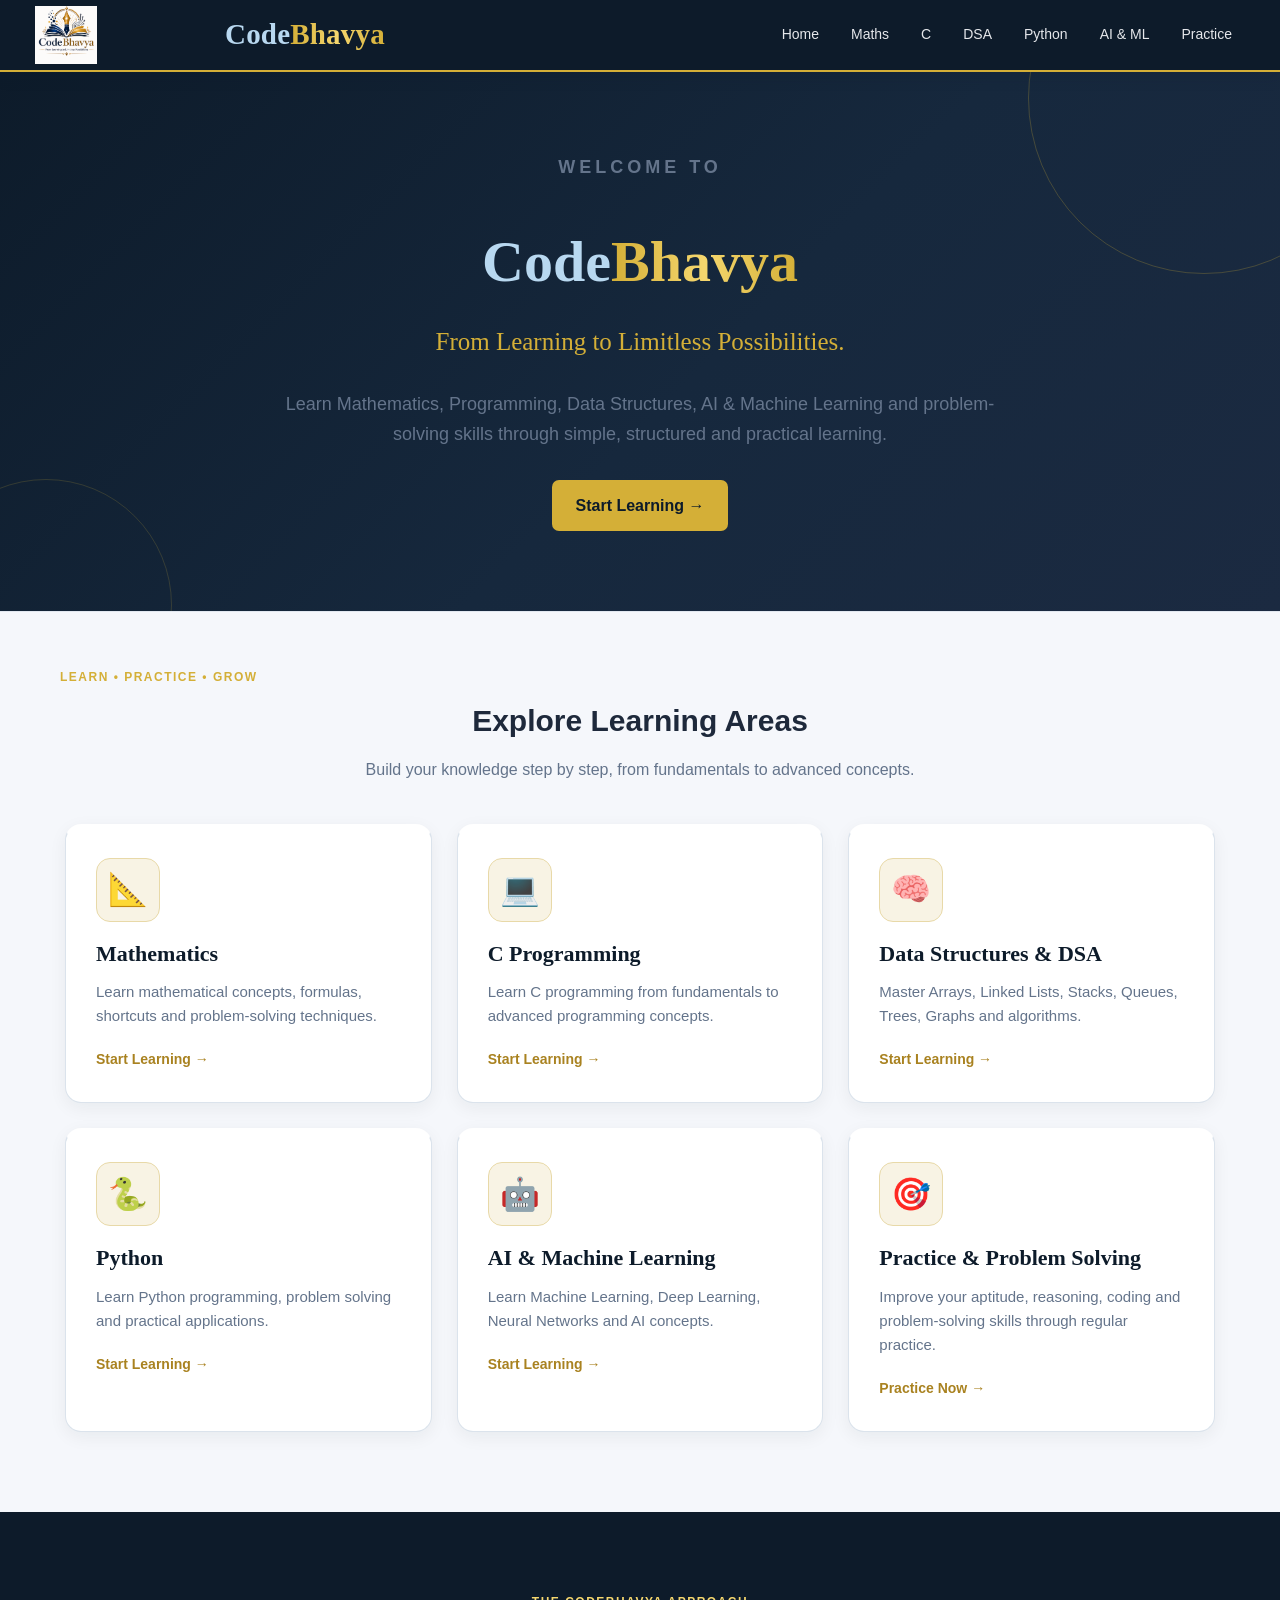
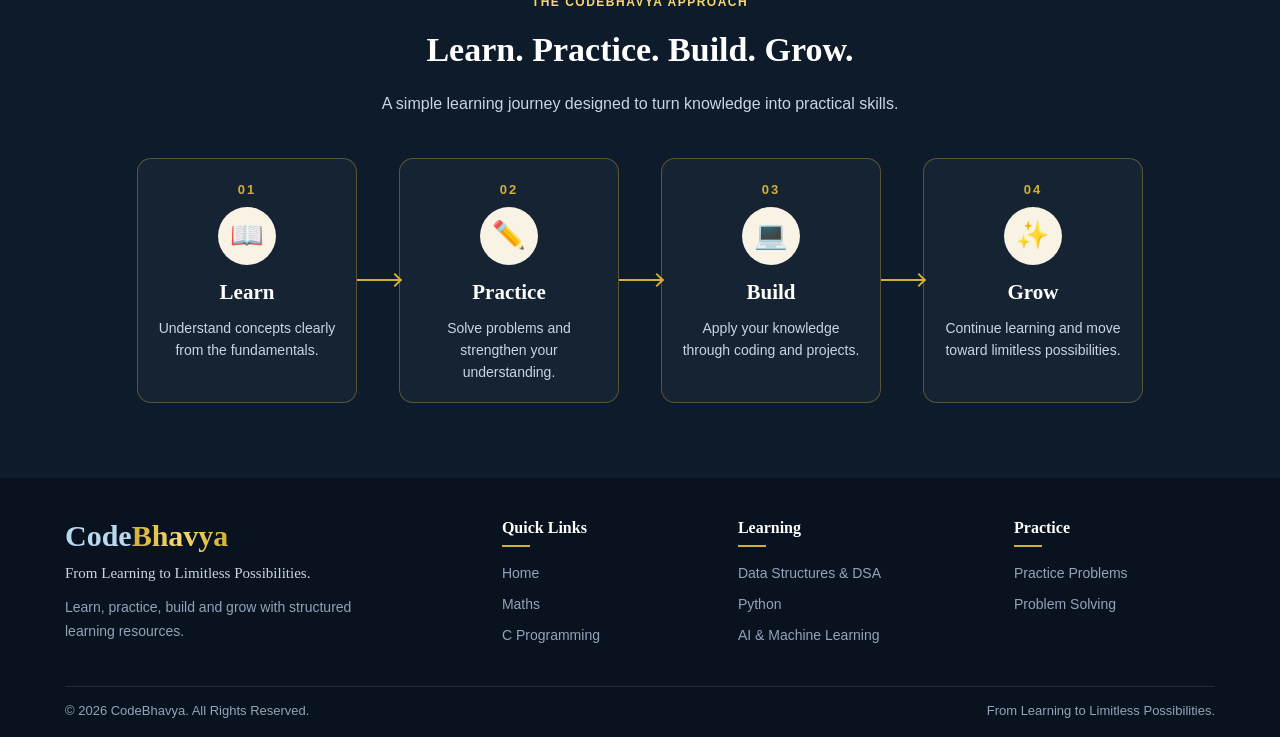
<file: index.html>
<!DOCTYPE html>
<html lang="en">

<head>

    <meta charset="UTF-8">

    <meta name="viewport"
          content="width=device-width, initial-scale=1.0">

    <title>CodeBhavya | From Learning to Limitless Possibilities</title>

    <meta name="description"
          content="CodeBhavya - Learn Mathematics, Programming, Data Structures, AI and Machine Learning step by step.">

    <link rel="stylesheet" href="style.css">
<link rel="icon" type="image/png" href="images/codebhavya-icon-32.png">
</head>


<body>

<!-- ============================
     HEADER
============================= -->

<header class="top-header">

<!-- <a href="index.html" class="logo">
    <span class="logo-code">Code</span><span class="logo-bhavya">Bhavya</span>
</a> -->

    <a href="index.html" class="logo">

    <img
        src="images/codebhavya-main-logo.png.png"
        alt="CodeBhavya Logo"
        class="main-logo"
    >

    <span class="logo-code">Code</span><span class="logo-bhavya">Bhavya</span>

</a>


    <nav class="top-nav">

        <a href="index.html">Home</a>

        <a href="Maths/">Maths</a>

        <a href="C-Programming/">C</a>

        <a href="Data-Structures/">DSA</a>

        <a href="Python/">Python</a>

        <a href="AI-ML/">AI & ML</a>

        <a href="Placement/">Practice</a>

    </nav>

</header>


<!-- ============================
     HERO SECTION
============================= -->

<section class="hero codebhavya-hero">

    <div class="hero-content">

        <p class="hero-small-title">
            WELCOME TO
        </p>

<h1 class="hero-brand">
    <span class="hero-code">Code</span><span class="hero-bhavya">Bhavya</span>
</h1>

        <h2>
            From Learning to Limitless Possibilities.
        </h2>

        <p class="hero-description">

            Learn Mathematics, Programming, Data Structures,
            AI & Machine Learning and problem-solving skills
            through simple, structured and practical learning.

        </p>


       <div class="hero-buttons">

    <a href="Maths/" class="primary-button">
        Start Learning →
    </a>

</div>

    </div>

</section>


<!-- ============================
     LEARNING AREAS
============================= -->

<main class="home-container" id="learning-areas">

    <p class="section-label">
        LEARN • PRACTICE • GROW
    </p>

    <h2 class="section-title">
        Explore Learning Areas
    </h2>

    <p class="section-description">

        Build your knowledge step by step,
        from fundamentals to advanced concepts.

    </p>


    <div class="subject-grid">


        <!-- MATHEMATICS -->

        <a href="Maths/" class="subject-card">

            <div class="subject-icon">
                📐
            </div>

            <h3>
                Mathematics
            </h3>

            <p>
                Learn mathematical concepts,
                formulas, shortcuts and
                problem-solving techniques.
            </p>

            <span class="learn-link">
                Start Learning →
            </span>

        </a>


        <!-- C PROGRAMMING -->

        <a href="C-Programming/" class="subject-card">

            <div class="subject-icon">
                💻
            </div>

            <h3>
                C Programming
            </h3>

            <p>
                Learn C programming from
                fundamentals to advanced
                programming concepts.
            </p>

            <span class="learn-link">
                Start Learning →
            </span>

        </a>


        <!-- DATA STRUCTURES -->

        <a href="Data-Structures/" class="subject-card">

            <div class="subject-icon">
                🧠
            </div>

            <h3>
                Data Structures & DSA
            </h3>

            <p>
                Master Arrays, Linked Lists,
                Stacks, Queues, Trees,
                Graphs and algorithms.
            </p>

            <span class="learn-link">
                Start Learning →
            </span>

        </a>


        <!-- PYTHON -->

        <a href="Python/" class="subject-card">

            <div class="subject-icon">
                🐍
            </div>

            <h3>
                Python
            </h3>

            <p>
                Learn Python programming,
                problem solving and
                practical applications.
            </p>

            <span class="learn-link">
                Start Learning →
            </span>

        </a>


        <!-- AI ML -->

        <a href="AI-ML/" class="subject-card">

            <div class="subject-icon">
                🤖
            </div>

            <h3>
                AI & Machine Learning
            </h3>

            <p>
                Learn Machine Learning,
                Deep Learning, Neural Networks
                and AI concepts.
            </p>

            <span class="learn-link">
                Start Learning →
            </span>

        </a>


        <!-- PRACTICE -->

        <a href="Placement/" class="subject-card">

            <div class="subject-icon">
                🎯
            </div>

            <h3>
                Practice & Problem Solving
            </h3>

            <p>
                Improve your aptitude, reasoning,
                coding and problem-solving skills
                through regular practice.
            </p>

            <span class="learn-link">
                Practice Now →
            </span>

        </a>


    </div>

</main>


<!-- ============================
     WHY CODEBHAVYA
============================= -->

<!-- ============================
     CODEBHAVYA LEARNING JOURNEY
============================= -->

<section class="why-codebhavya">

    <div class="why-container">

        <p class="section-label">
            THE CODEBHAVYA APPROACH
        </p>

        <h2>
            Learn. Practice. Build. Grow.
        </h2>

        <p class="approach-description">
            A simple learning journey designed to turn
            knowledge into practical skills.
        </p>


        <div class="learning-journey">

            <!-- STEP 01 -->

            <div class="journey-step">

                <div class="journey-number">
                    01
                </div>

                <div class="journey-icon">
                    📖
                </div>

                <h3>
                    Learn
                </h3>

                <p>
                    Understand concepts clearly
                    from the fundamentals.
                </p>

            </div>


            <div class="journey-line"></div>


            <!-- STEP 02 -->

            <div class="journey-step">

                <div class="journey-number">
                    02
                </div>

                <div class="journey-icon">
                    ✏️
                </div>

                <h3>
                    Practice
                </h3>

                <p>
                    Solve problems and strengthen
                    your understanding.
                </p>

            </div>


            <div class="journey-line"></div>


            <!-- STEP 03 -->

            <div class="journey-step">

                <div class="journey-number">
                    03
                </div>

                <div class="journey-icon">
                    💻
                </div>

                <h3>
                    Build
                </h3>

                <p>
                    Apply your knowledge through
                    coding and projects.
                </p>

            </div>


            <div class="journey-line"></div>


            <!-- STEP 04 -->

            <div class="journey-step">

                <div class="journey-number">
                    04
                </div>

                <div class="journey-icon">
                    ✨
                </div>

                <h3>
                    Grow
                </h3>

                <p>
                    Continue learning and move toward
                    limitless possibilities.
                </p>

            </div>

        </div>

    </div>

</section>


<!-- ============================
     FOOTER
============================= -->

<!-- ============================
     CODEBHAVYA FOOTER
============================= -->

<footer class="footer">

    <div class="footer-container">

        <!-- BRAND -->

        <div class="footer-brand-section">

            <div class="footer-brand">
                <span class="footer-code">Code</span><span class="footer-bhavya">Bhavya</span>
            </div>

            <p class="footer-tagline">
                From Learning to Limitless Possibilities.
            </p>

            <p class="footer-description">
                Learn, practice, build and grow with
                structured learning resources.
            </p>

        </div>


        <!-- QUICK LINKS -->

        <div class="footer-column">

            <h3>
                Quick Links
            </h3>

            <a href="index.html">
                Home
            </a>

            <a href="Maths/">
                Maths
            </a>

            <a href="C-Programming/">
                C Programming
            </a>

        </div>


        <!-- LEARNING -->

        <div class="footer-column">

            <h3>
                Learning
            </h3>

            <a href="Data-Structures/">
                Data Structures & DSA
            </a>

            <a href="Python/">
                Python
            </a>

            <a href="AI-ML/">
                AI & Machine Learning
            </a>

        </div>


        <!-- PRACTICE -->

        <div class="footer-column">

            <h3>
                Practice
            </h3>

            <a href="Placement/">
                Practice Problems
            </a>

            <a href="Placement/">
                Problem Solving
            </a>

        </div>

    </div>


    <!-- FOOTER BOTTOM -->

    <div class="footer-bottom">

        <p>
            © 2026 CodeBhavya. All Rights Reserved.
        </p>

        <p>
            From Learning to Limitless Possibilities.
        </p>

    </div>

</footer>


<script src="script.js"></script>

</body>

</html>
</file>
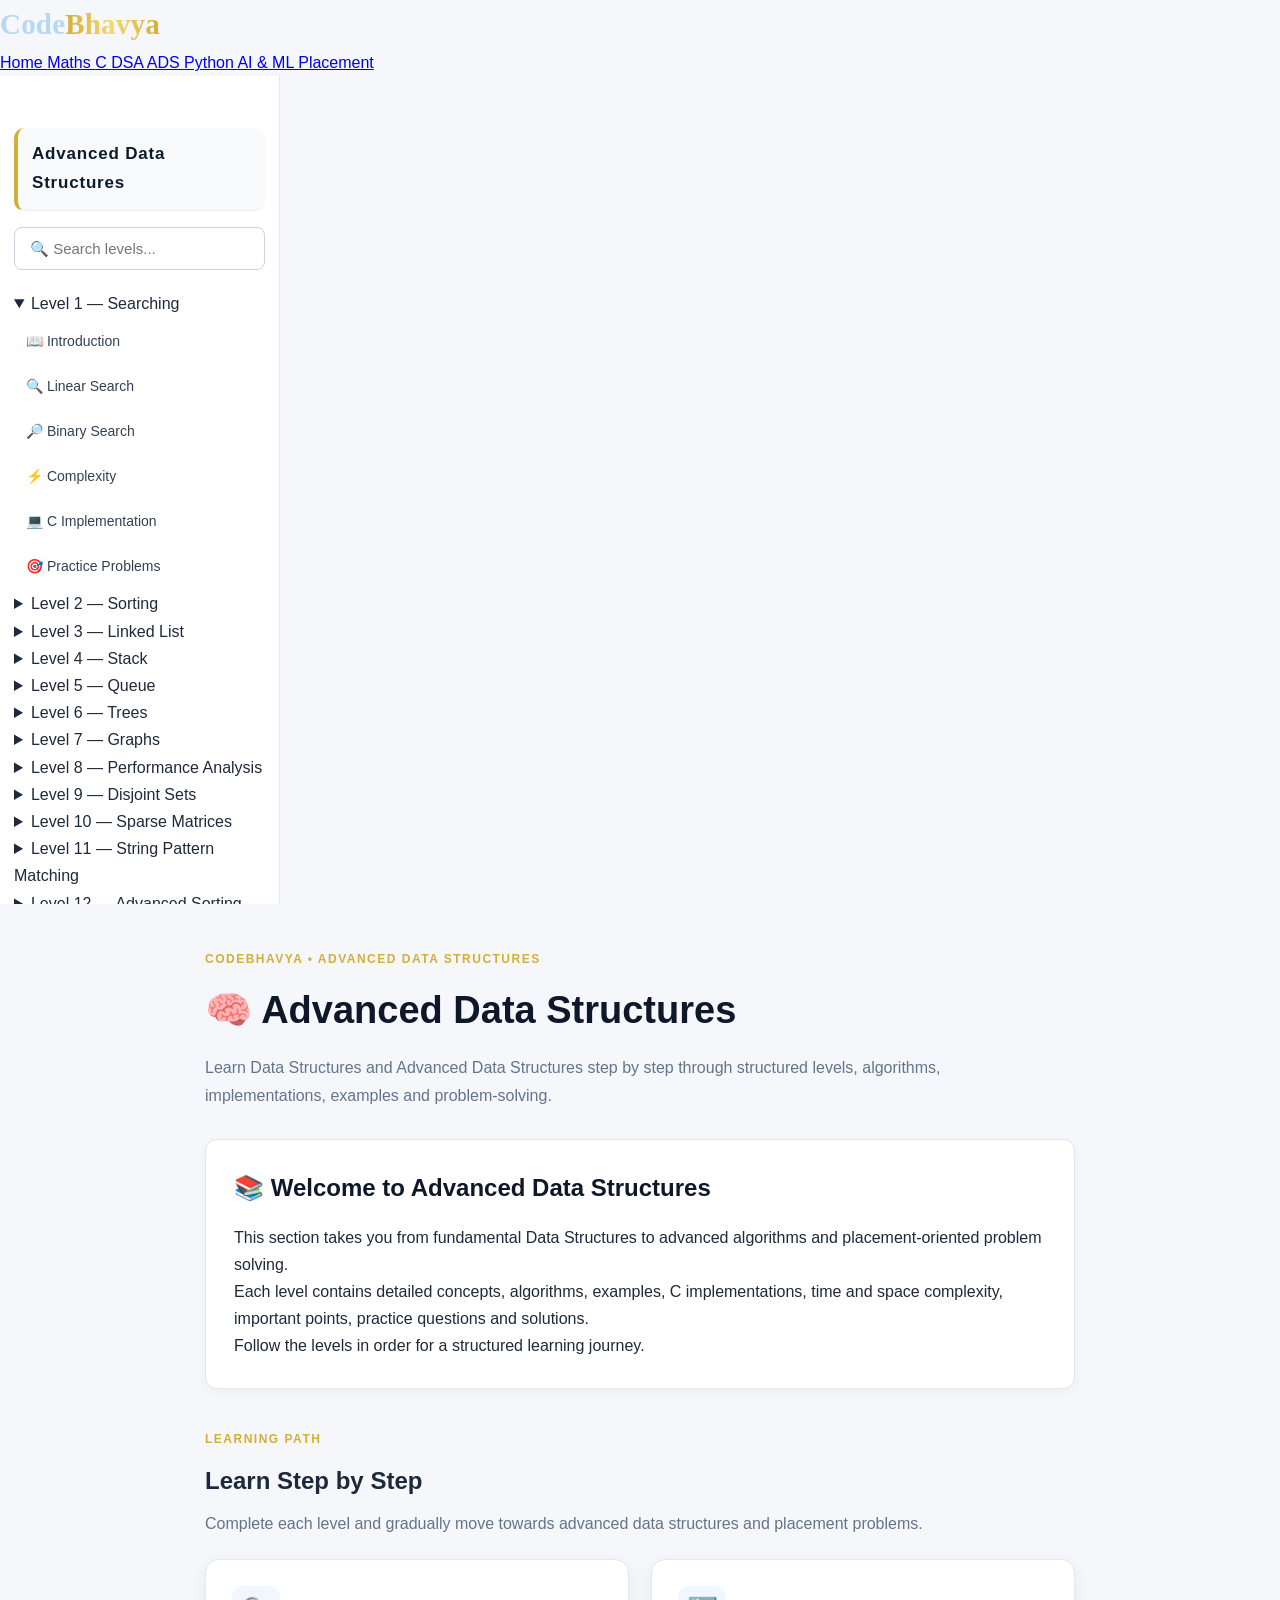
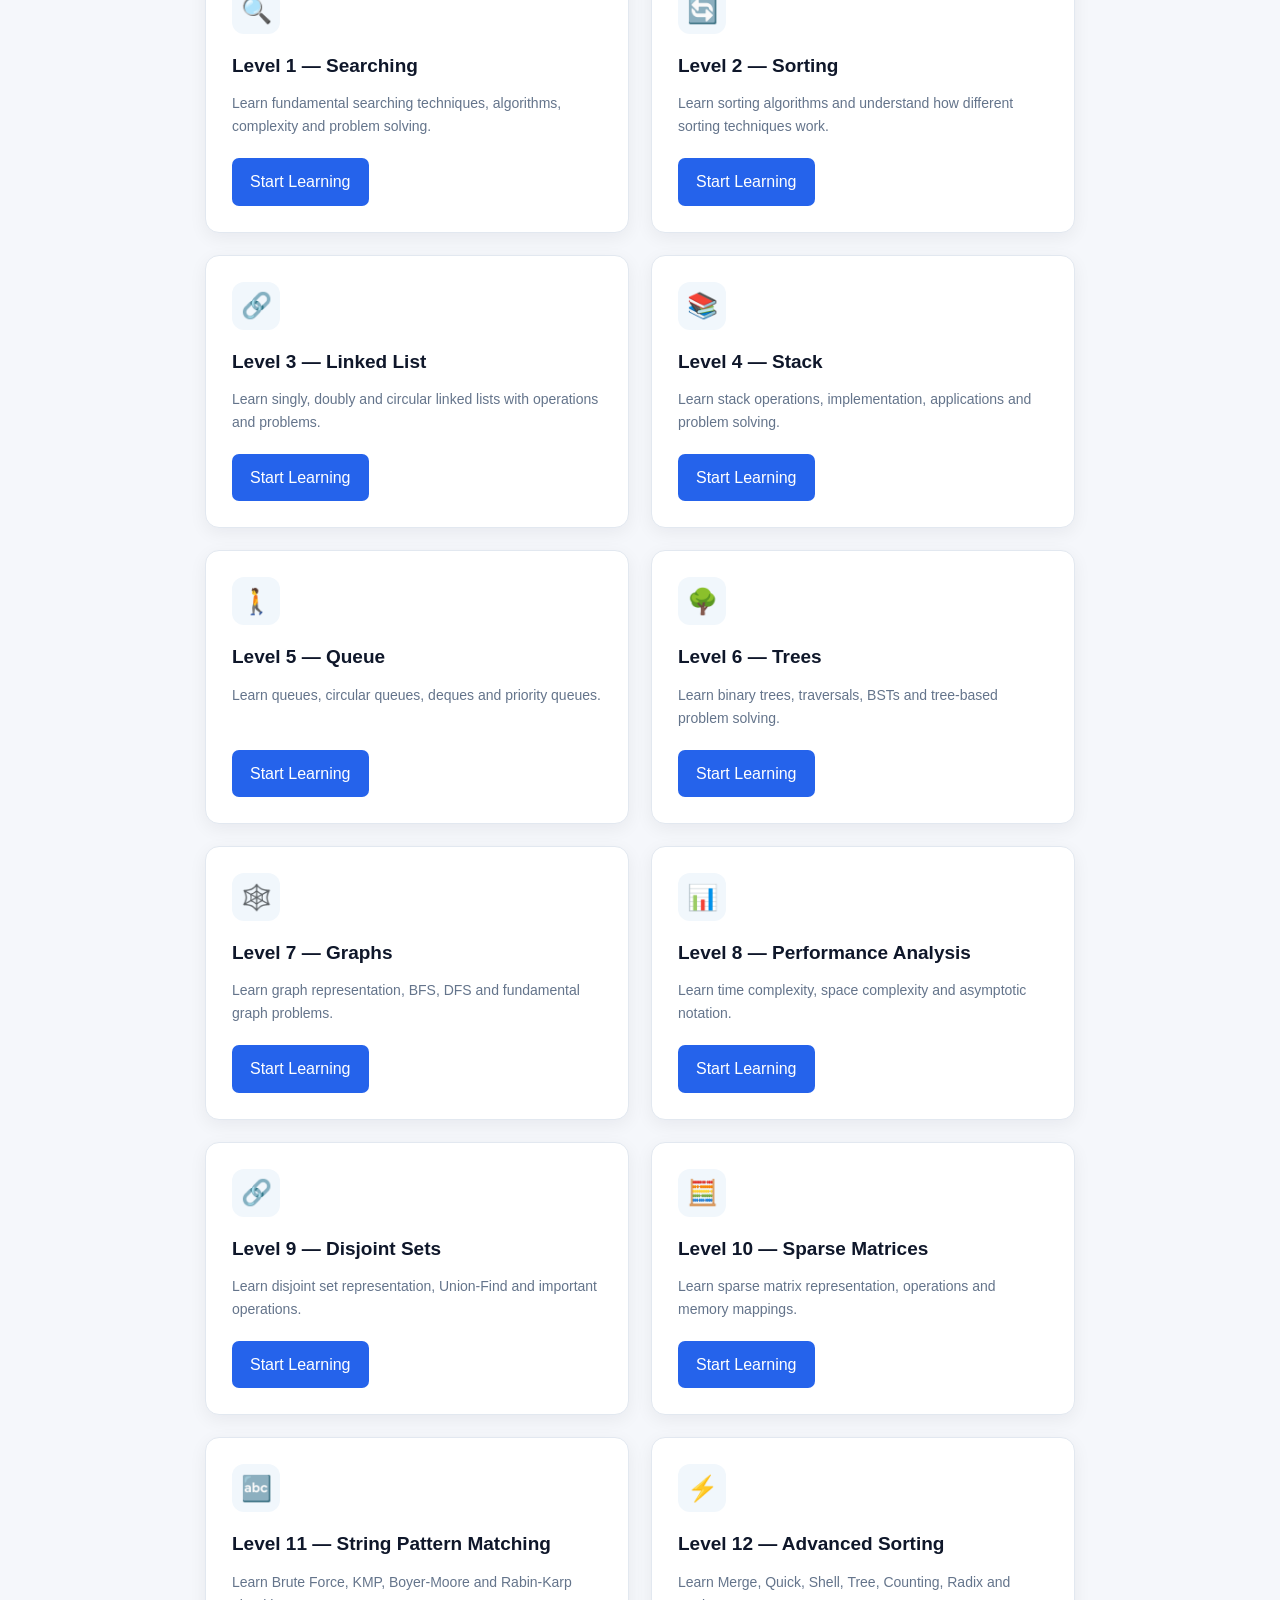
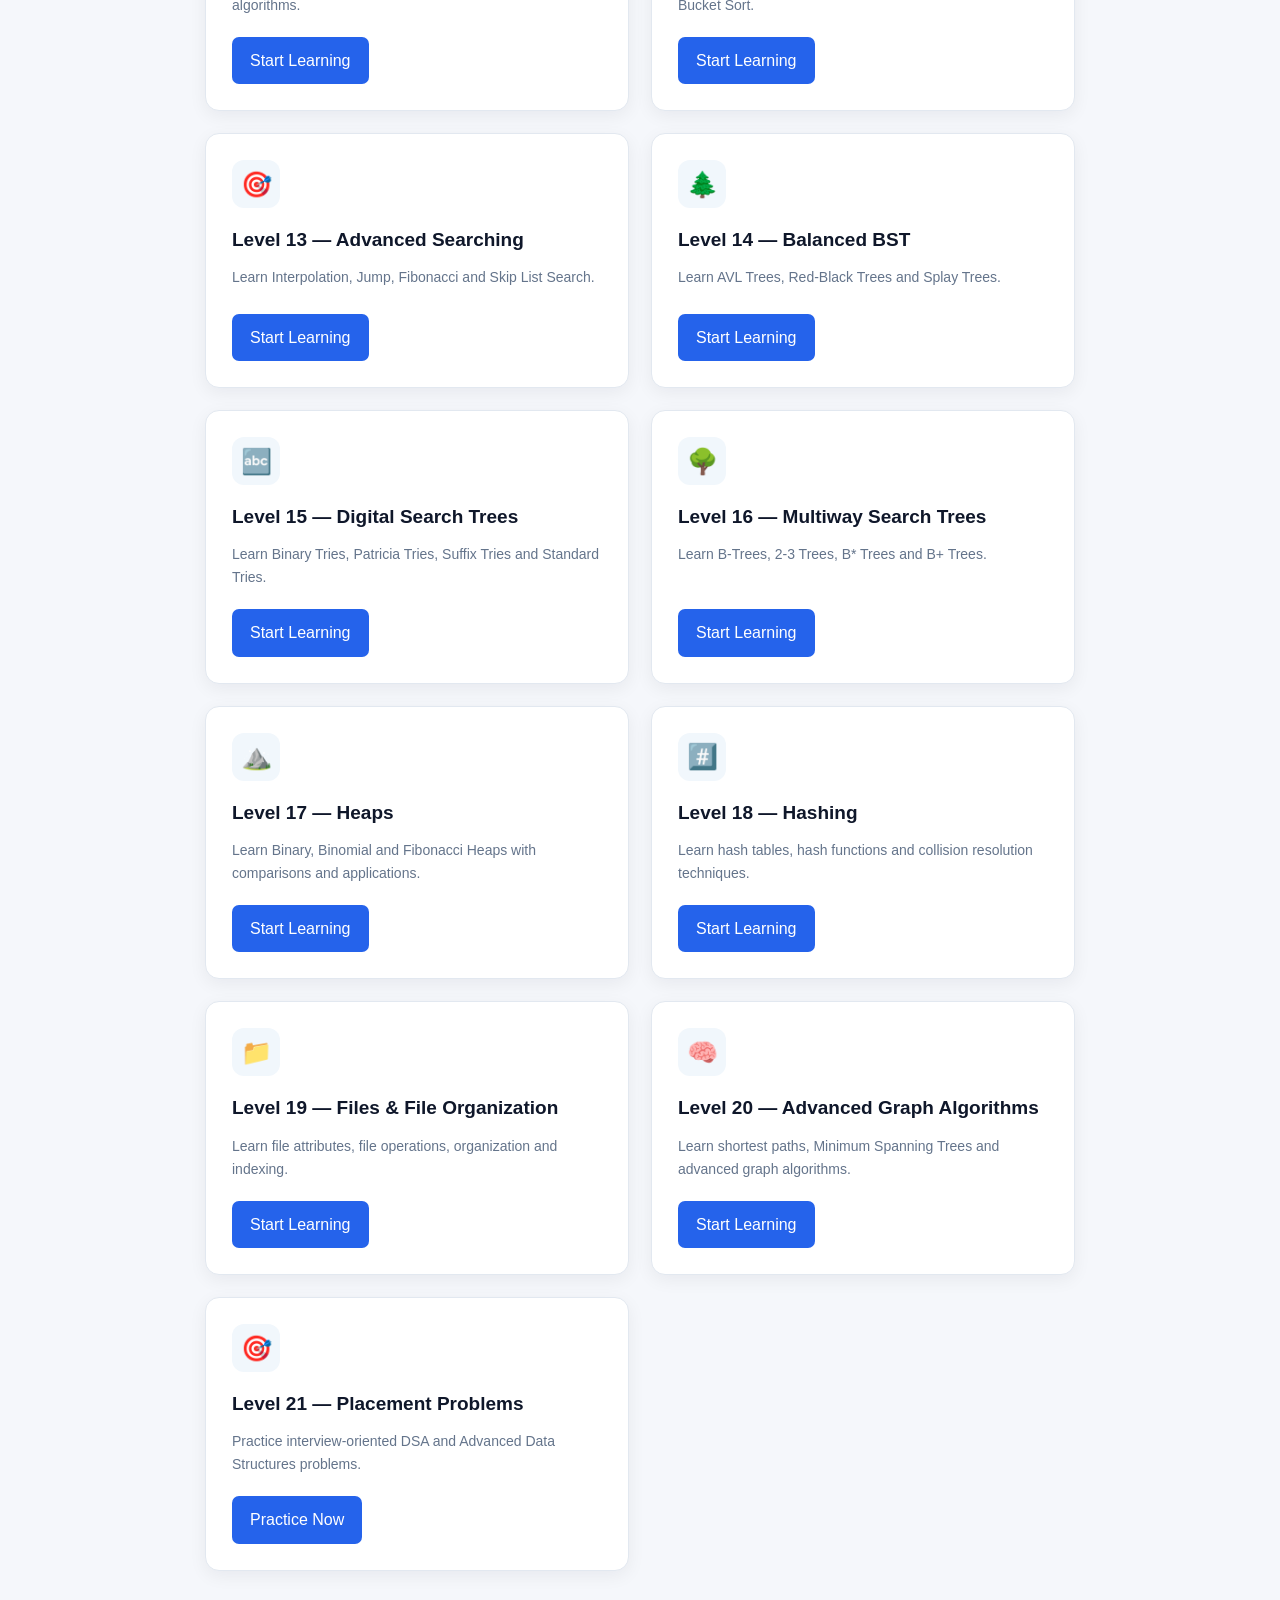
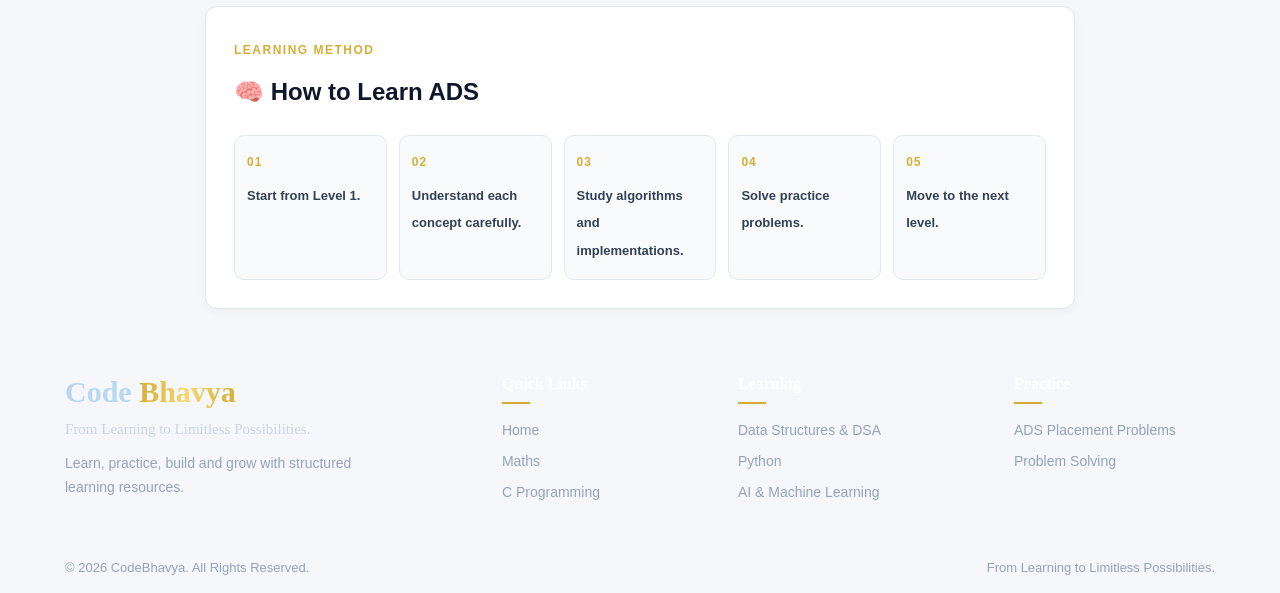
<file: Advanced-Data-Structures/index.html>
<!DOCTYPE html>
<html lang="en">

<head>

    <meta charset="UTF-8">

    <meta name="viewport"
          content="width=device-width, initial-scale=1.0">

    <title>Advanced Data Structures | CodeBhavya</title>

    <link rel="icon"
          type="image/png"
          href="../images/codebhavya-icon-32.png">

    <link rel="stylesheet"
          href="../style.css">

</head>


<body>


<!-- ============================
     HEADER
============================= -->

<header class="site-header">

    <div class="header-container">


        <!-- LOGO -->

        <a href="../index.html"
           class="logo">

            <span class="logo-code">
                Code
            </span><span class="logo-bhavya">
                Bhavya
            </span>

        </a>



        <!-- NAVIGATION -->

        <nav class="main-nav">

            <a href="../index.html">
                Home
            </a>


            <a href="../Maths/index.html">
                Maths
            </a>


            <a href="../C-Programming/index.html">
                C
            </a>


            <a href="../Data-Structures/index.html">
                DSA
            </a>


            <a href="index.html"
               class="active">
                ADS
            </a>


            <a href="../Python/index.html">
                Python
            </a>


            <a href="../AI-ML/index.html">
                AI & ML
            </a>


            <a href="../Placement/index.html">
                Placement
            </a>

        </nav>

    </div>

</header>



<!-- ============================
     PAGE LAYOUT
============================= -->

<div class="page-layout">



<!-- ============================
     SIDEBAR
============================= -->

<aside class="sidebar">


    <div class="sidebar-title">
        Advanced Data Structures
    </div>


    <input
        type="text"
        id="topicSearch"
        class="search-box"
        placeholder="🔍 Search levels..."
        onkeyup="searchLevels()"
    >



    <!-- LEVEL 1 -->

    <details open>

        <summary>
            Level 1 — Searching
        </summary>

        <div class="level-topics">

            <a href="level-01-searching.html#introduction">
                📖 Introduction
            </a>

            <a href="level-01-searching.html#linear-search">
                🔍 Linear Search
            </a>

            <a href="level-01-searching.html#binary-search">
                🔎 Binary Search
            </a>

            <a href="level-01-searching.html#complexity">
                ⚡ Complexity
            </a>

            <a href="level-01-searching.html#implementation">
                💻 C Implementation
            </a>

            <a href="level-01-searching.html#practice">
                🎯 Practice Problems
            </a>

        </div>

    </details>



    <!-- LEVEL 2 -->

    <details>

        <summary>
            Level 2 — Sorting
        </summary>

        <div class="level-topics">

            <a href="level-02-sorting.html#introduction">
                📖 Introduction
            </a>

            <a href="level-02-sorting.html#bubble-sort">
                🔄 Bubble Sort
            </a>

            <a href="level-02-sorting.html#selection-sort">
                🎯 Selection Sort
            </a>

            <a href="level-02-sorting.html#insertion-sort">
                📌 Insertion Sort
            </a>

            <a href="level-02-sorting.html#advanced-sorting">
                ⚡ Advanced Sorting
            </a>

            <a href="level-02-sorting.html#practice">
                🎯 Practice Problems
            </a>

        </div>

    </details>



    <!-- LEVEL 3 -->

    <details>

        <summary>
            Level 3 — Linked List
        </summary>

        <div class="level-topics">

            <a href="level-03-linked-list.html#introduction">
                📖 Introduction
            </a>

            <a href="level-03-linked-list.html#singly">
                🔗 Singly Linked List
            </a>

            <a href="level-03-linked-list.html#doubly">
                🔗 Doubly Linked List
            </a>

            <a href="level-03-linked-list.html#circular">
                🔄 Circular Linked List
            </a>

            <a href="level-03-linked-list.html#practice">
                🎯 Practice Problems
            </a>

        </div>

    </details>



    <!-- LEVEL 4 -->

    <details>

        <summary>
            Level 4 — Stack
        </summary>

        <div class="level-topics">

            <a href="level-04-stack.html#introduction">
                📖 Introduction
            </a>

            <a href="level-04-stack.html#operations">
                ⚙️ Stack Operations
            </a>

            <a href="level-04-stack.html#implementation">
                💻 Implementation
            </a>

            <a href="level-04-stack.html#applications">
                🚀 Applications
            </a>

            <a href="level-04-stack.html#practice">
                🎯 Practice Problems
            </a>

        </div>

    </details>



    <!-- LEVEL 5 -->

    <details>

        <summary>
            Level 5 — Queue
        </summary>

        <div class="level-topics">

            <a href="level-05-queue.html#introduction">
                📖 Introduction
            </a>

            <a href="level-05-queue.html#queue">
                🚶 Queue
            </a>

            <a href="level-05-queue.html#circular">
                🔄 Circular Queue
            </a>

            <a href="level-05-queue.html#deque">
                ↔️ Deque
            </a>

            <a href="level-05-queue.html#priority">
                ⭐ Priority Queue
            </a>

            <a href="level-05-queue.html#practice">
                🎯 Practice Problems
            </a>

        </div>

    </details>



    <!-- LEVEL 6 -->

    <details>

        <summary>
            Level 6 — Trees
        </summary>

        <div class="level-topics">

            <a href="level-06-trees.html#introduction">
                📖 Introduction
            </a>

            <a href="level-06-trees.html#binary-tree">
                🌳 Binary Tree
            </a>

            <a href="level-06-trees.html#traversals">
                🔄 Tree Traversals
            </a>

            <a href="level-06-trees.html#bst">
                🔍 Binary Search Tree
            </a>

            <a href="level-06-trees.html#practice">
                🎯 Practice Problems
            </a>

        </div>

    </details>



    <!-- LEVEL 7 -->

    <details>

        <summary>
            Level 7 — Graphs
        </summary>

        <div class="level-topics">

            <a href="level-07-graphs.html#introduction">
                📖 Introduction
            </a>

            <a href="level-07-graphs.html#representation">
                🕸️ Graph Representation
            </a>

            <a href="level-07-graphs.html#bfs">
                🔵 BFS
            </a>

            <a href="level-07-graphs.html#dfs">
                🟢 DFS
            </a>

            <a href="level-07-graphs.html#practice">
                🎯 Practice Problems
            </a>

        </div>

    </details>



    <!-- LEVEL 8 -->

    <details>

        <summary>
            Level 8 — Performance Analysis
        </summary>

        <div class="level-topics">

            <a href="level-08-performance-analysis.html#time">
                ⏱️ Time Complexity
            </a>

            <a href="level-08-performance-analysis.html#space">
                💾 Space Complexity
            </a>

            <a href="level-08-performance-analysis.html#asymptotic">
                📈 Asymptotic Notation
            </a>

            <a href="level-08-performance-analysis.html#practice">
                🎯 Practice Problems
            </a>

        </div>

    </details>



    <!-- LEVEL 9 -->

    <details>

        <summary>
            Level 9 — Disjoint Sets
        </summary>

        <div class="level-topics">

            <a href="level-09-disjoint-sets.html#representation">
                📦 Representation
            </a>

            <a href="level-09-disjoint-sets.html#operations">
                ⚙️ Operations
            </a>

            <a href="level-09-disjoint-sets.html#union-find">
                🔗 Union-Find
            </a>

            <a href="level-09-disjoint-sets.html#practice">
                🎯 Practice Problems
            </a>

        </div>

    </details>



    <!-- LEVEL 10 -->

    <details>

        <summary>
            Level 10 — Sparse Matrices
        </summary>

        <div class="level-topics">

            <a href="level-10-sparse-matrices.html#introduction">
                📖 Introduction
            </a>

            <a href="level-10-sparse-matrices.html#representation">
                📦 Array Representation
            </a>

            <a href="level-10-sparse-matrices.html#row-major">
                ↔️ Row-Major Mapping
            </a>

            <a href="level-10-sparse-matrices.html#column-major">
                ↕️ Column-Major Mapping
            </a>

            <a href="level-10-sparse-matrices.html#practice">
                🎯 Practice Problems
            </a>

        </div>

    </details>



    <!-- LEVEL 11 -->

    <details>

        <summary>
            Level 11 — String Pattern Matching
        </summary>

        <div class="level-topics">

            <a href="level-11-string-pattern-matching.html#brute-force">
                🔤 Brute Force
            </a>

            <a href="level-11-string-pattern-matching.html#kmp">
                ⚡ KMP
            </a>

            <a href="level-11-string-pattern-matching.html#boyer-moore">
                🚀 Boyer-Moore
            </a>

            <a href="level-11-string-pattern-matching.html#rabin-karp">
                🔐 Rabin-Karp
            </a>

            <a href="level-11-string-pattern-matching.html#practice">
                🎯 Practice Problems
            </a>

        </div>

    </details>



    <!-- LEVEL 12 -->

    <details>

        <summary>
            Level 12 — Advanced Sorting
        </summary>

        <div class="level-topics">

            <a href="level-12-advanced-sorting.html#merge-sort">
                🔀 Merge Sort
            </a>

            <a href="level-12-advanced-sorting.html#quick-sort">
                ⚡ Quick Sort
            </a>

            <a href="level-12-advanced-sorting.html#shell-sort">
                🐚 Shell Sort
            </a>

            <a href="level-12-advanced-sorting.html#tree-sort">
                🌳 Tree Sort
            </a>

            <a href="level-12-advanced-sorting.html#counting-sort">
                🔢 Counting Sort
            </a>

            <a href="level-12-advanced-sorting.html#radix-sort">
                🔢 Radix Sort
            </a>

            <a href="level-12-advanced-sorting.html#bucket-sort">
                🪣 Bucket Sort
            </a>

            <a href="level-12-advanced-sorting.html#practice">
                🎯 Practice Problems
            </a>

        </div>

    </details>



    <!-- LEVEL 13 -->

    <details>

        <summary>
            Level 13 — Advanced Searching
        </summary>

        <div class="level-topics">

            <a href="level-13-advanced-searching.html#interpolation">
                🔍 Interpolation Search
            </a>

            <a href="level-13-advanced-searching.html#jump">
                🦘 Jump Search
            </a>

            <a href="level-13-advanced-searching.html#fibonacci">
                🔢 Fibonacci Search
            </a>

            <a href="level-13-advanced-searching.html#skip-list">
                📋 Skip List Search
            </a>

            <a href="level-13-advanced-searching.html#practice">
                🎯 Practice Problems
            </a>

        </div>

    </details>



    <!-- LEVEL 14 -->

    <details>

        <summary>
            Level 14 — Balanced BST
        </summary>

        <div class="level-topics">

            <a href="level-14-balanced-bst.html#avl">
                🌲 AVL Tree
            </a>

            <a href="level-14-balanced-bst.html#red-black">
                🔴 Red-Black Tree
            </a>

            <a href="level-14-balanced-bst.html#splay">
                🌀 Splay Tree
            </a>

            <a href="level-14-balanced-bst.html#practice">
                🎯 Practice Problems
            </a>

        </div>

    </details>



    <!-- LEVEL 15 -->

    <details>

        <summary>
            Level 15 — Digital Search Trees
        </summary>

        <div class="level-topics">

            <a href="level-15-digital-search-trees.html#binary-tries">
                🔢 Binary Tries
            </a>

            <a href="level-15-digital-search-trees.html#patricia">
                🌿 Patricia Tries
            </a>

            <a href="level-15-digital-search-trees.html#suffix">
                🔤 Suffix Tries
            </a>

            <a href="level-15-digital-search-trees.html#standard">
                🌳 Standard Tries
            </a>

            <a href="level-15-digital-search-trees.html#practice">
                🎯 Practice Problems
            </a>

        </div>

    </details>



    <!-- LEVEL 16 -->

    <details>

        <summary>
            Level 16 — Multiway Search Trees
        </summary>

        <div class="level-topics">

            <a href="level-16-multiway-search-trees.html#b-tree">
                🌳 B-Tree
            </a>

            <a href="level-16-multiway-search-trees.html#b-tree-adt">
                ⚙️ B-Tree ADT
            </a>

            <a href="level-16-multiway-search-trees.html#two-three">
                🌲 2-3 Tree
            </a>

            <a href="level-16-multiway-search-trees.html#bstar">
                ⭐ B* Tree
            </a>

            <a href="level-16-multiway-search-trees.html#bplus">
                ➕ B+ Tree
            </a>

            <a href="level-16-multiway-search-trees.html#practice">
                🎯 Practice Problems
            </a>

        </div>

    </details>



    <!-- LEVEL 17 -->

    <details>

        <summary>
            Level 17 — Heaps
        </summary>

        <div class="level-topics">

            <a href="level-17-heaps.html#binary">
                ⛰️ Binary Heap
            </a>

            <a href="level-17-heaps.html#binomial">
                🔵 Binomial Heap
            </a>

            <a href="level-17-heaps.html#fibonacci">
                🟡 Fibonacci Heap
            </a>

            <a href="level-17-heaps.html#comparison">
                📊 Heap Comparison
            </a>

            <a href="level-17-heaps.html#applications">
                🚀 Applications
            </a>

            <a href="level-17-heaps.html#practice">
                🎯 Practice Problems
            </a>

        </div>

    </details>



    <!-- LEVEL 18 -->

    <details>

        <summary>
            Level 18 — Hashing
        </summary>

        <div class="level-topics">

            <a href="level-18-hashing.html#hash-table">
                📦 Hash Tables
            </a>

            <a href="level-18-hashing.html#division">
                ➗ Division Method
            </a>

            <a href="level-18-hashing.html#multiplication">
                ✖️ Multiplication Method
            </a>

            <a href="level-18-hashing.html#mid-square">
                🔢 Mid-Square Method
            </a>

            <a href="level-18-hashing.html#folding">
                📑 Folding Method
            </a>

            <a href="level-18-hashing.html#open-addressing">
                🔓 Open Addressing
            </a>

            <a href="level-18-hashing.html#chaining">
                🔗 Chaining
            </a>

            <a href="level-18-hashing.html#practice">
                🎯 Practice Problems
            </a>

        </div>

    </details>



    <!-- LEVEL 19 -->

    <details>

        <summary>
            Level 19 — Files & File Organization
        </summary>

        <div class="level-topics">

            <a href="level-19-files.html#hierarchy">
                📊 Data Hierarchy
            </a>

            <a href="level-19-files.html#attributes">
                📋 File Attributes
            </a>

            <a href="level-19-files.html#text-binary">
                📄 Text & Binary Files
            </a>

            <a href="level-19-files.html#operations">
                ⚙️ File Operations
            </a>

            <a href="level-19-files.html#organization">
                📁 File Organization
            </a>

            <a href="level-19-files.html#indexing">
                🔎 Indexing
            </a>

            <a href="level-19-files.html#practice">
                🎯 Practice Problems
            </a>

        </div>

    </details>



    <!-- LEVEL 20 -->

    <details>

        <summary>
            Level 20 — Advanced Graph Algorithms
        </summary>

        <div class="level-topics">

            <a href="level-20-advanced-graphs.html#mst">
                🌐 Minimum Spanning Tree
            </a>

            <a href="level-20-advanced-graphs.html#shortest-path">
                🛣️ Shortest Path
            </a>

            <a href="level-20-advanced-graphs.html#topological">
                🔝 Topological Sorting
            </a>

            <a href="level-20-advanced-graphs.html#advanced">
                🧠 Advanced Problems
            </a>

            <a href="level-20-advanced-graphs.html#practice">
                🎯 Practice Problems
            </a>

        </div>

    </details>



    <!-- LEVEL 21 -->

    <details>

        <summary>
            Level 21 — Placement Problems
        </summary>

        <div class="level-topics">

            <a href="level-21-placement-problems.html#arrays">
                🔢 Array Problems
            </a>

            <a href="level-21-placement-problems.html#linked-list">
                🔗 Linked List Problems
            </a>

            <a href="level-21-placement-problems.html#trees">
                🌳 Tree Problems
            </a>

            <a href="level-21-placement-problems.html#graphs">
                🕸️ Graph Problems
            </a>

            <a href="level-21-placement-problems.html#mixed">
                🧠 Mixed DSA Problems
            </a>

            <a href="level-21-placement-problems.html#practice">
                🎯 Practice
            </a>

        </div>

    </details>


</aside>



<!-- ============================
     MAIN CONTENT
============================= -->

<main class="main-content">



<!-- PAGE INTRO -->

<section class="subject-hero">

    <span class="subject-label">
        CODEBHAVYA • ADVANCED DATA STRUCTURES
    </span>


    <h1 class="page-title">
        🧠 Advanced Data Structures
    </h1>


    <p class="page-description">
        Learn Data Structures and Advanced Data Structures
        step by step through structured levels, algorithms,
        implementations, examples and problem-solving.
    </p>

</section>



<!-- WELCOME -->

<section class="content-card">

    <h2>
        📚 Welcome to Advanced Data Structures
    </h2>


    <p>
        This section takes you from fundamental Data
        Structures to advanced algorithms and
        placement-oriented problem solving.
    </p>


    <p>
        Each level contains detailed concepts,
        algorithms, examples, C implementations,
        time and space complexity, important points,
        practice questions and solutions.
    </p>


    <p>
        Follow the levels in order for a structured
        learning journey.
    </p>

</section>



<!-- LEVELS -->

<section class="content-section">


    <div class="section-heading">

        <div>

            <span class="section-label">
                LEARNING PATH
            </span>


            <h2>
                Learn Step by Step
            </h2>


            <p>
                Complete each level and gradually move
                towards advanced data structures and
                placement problems.
            </p>

        </div>

    </div>



    <div class="topic-grid">



        <!-- LEVEL 1 -->

        <article class="topic-card">

            <div class="topic-icon">
                🔍
            </div>


            <h3>
                Level 1 — Searching
            </h3>


            <p>
                Learn fundamental searching techniques,
                algorithms, complexity and problem solving.
            </p>


            <a href="level-01-searching.html"
               class="primary-button">

                Start Learning

            </a>

        </article>



        <!-- LEVEL 2 -->

        <article class="topic-card">

            <div class="topic-icon">
                🔄
            </div>


            <h3>
                Level 2 — Sorting
            </h3>


            <p>
                Learn sorting algorithms and understand
                how different sorting techniques work.
            </p>


            <a href="level-02-sorting.html"
               class="primary-button">

                Start Learning

            </a>

        </article>



        <!-- LEVEL 3 -->

        <article class="topic-card">

            <div class="topic-icon">
                🔗
            </div>


            <h3>
                Level 3 — Linked List
            </h3>


            <p>
                Learn singly, doubly and circular linked
                lists with operations and problems.
            </p>


            <a href="level-03-linked-list.html"
               class="primary-button">

                Start Learning

            </a>

        </article>



        <!-- LEVEL 4 -->

        <article class="topic-card">

            <div class="topic-icon">
                📚
            </div>


            <h3>
                Level 4 — Stack
            </h3>


            <p>
                Learn stack operations, implementation,
                applications and problem solving.
            </p>


            <a href="level-04-stack.html"
               class="primary-button">

                Start Learning

            </a>

        </article>



        <!-- LEVEL 5 -->

        <article class="topic-card">

            <div class="topic-icon">
                🚶
            </div>


            <h3>
                Level 5 — Queue
            </h3>


            <p>
                Learn queues, circular queues, deques
                and priority queues.
            </p>


            <a href="level-05-queue.html"
               class="primary-button">

                Start Learning

            </a>

        </article>



        <!-- LEVEL 6 -->

        <article class="topic-card">

            <div class="topic-icon">
                🌳
            </div>


            <h3>
                Level 6 — Trees
            </h3>


            <p>
                Learn binary trees, traversals, BSTs
                and tree-based problem solving.
            </p>


            <a href="level-06-trees.html"
               class="primary-button">

                Start Learning

            </a>

        </article>



        <!-- LEVEL 7 -->

        <article class="topic-card">

            <div class="topic-icon">
                🕸️
            </div>


            <h3>
                Level 7 — Graphs
            </h3>


            <p>
                Learn graph representation, BFS, DFS
                and fundamental graph problems.
            </p>


            <a href="level-07-graphs.html"
               class="primary-button">

                Start Learning

            </a>

        </article>



        <!-- LEVEL 8 -->

        <article class="topic-card">

            <div class="topic-icon">
                📊
            </div>


            <h3>
                Level 8 — Performance Analysis
            </h3>


            <p>
                Learn time complexity, space complexity
                and asymptotic notation.
            </p>


            <a href="level-08-performance-analysis.html"
               class="primary-button">

                Start Learning

            </a>

        </article>



        <!-- LEVEL 9 -->

        <article class="topic-card">

            <div class="topic-icon">
                🔗
            </div>


            <h3>
                Level 9 — Disjoint Sets
            </h3>


            <p>
                Learn disjoint set representation,
                Union-Find and important operations.
            </p>


            <a href="level-09-disjoint-sets.html"
               class="primary-button">

                Start Learning

            </a>

        </article>



        <!-- LEVEL 10 -->

        <article class="topic-card">

            <div class="topic-icon">
                🧮
            </div>


            <h3>
                Level 10 — Sparse Matrices
            </h3>


            <p>
                Learn sparse matrix representation,
                operations and memory mappings.
            </p>


            <a href="level-10-sparse-matrices.html"
               class="primary-button">

                Start Learning

            </a>

        </article>



        <!-- LEVEL 11 -->

        <article class="topic-card">

            <div class="topic-icon">
                🔤
            </div>


            <h3>
                Level 11 — String Pattern Matching
            </h3>


            <p>
                Learn Brute Force, KMP, Boyer-Moore
                and Rabin-Karp algorithms.
            </p>


            <a href="level-11-string-pattern-matching.html"
               class="primary-button">

                Start Learning

            </a>

        </article>



        <!-- LEVEL 12 -->

        <article class="topic-card">

            <div class="topic-icon">
                ⚡
            </div>


            <h3>
                Level 12 — Advanced Sorting
            </h3>


            <p>
                Learn Merge, Quick, Shell, Tree,
                Counting, Radix and Bucket Sort.
            </p>


            <a href="level-12-advanced-sorting.html"
               class="primary-button">

                Start Learning

            </a>

        </article>



        <!-- LEVEL 13 -->

        <article class="topic-card">

            <div class="topic-icon">
                🎯
            </div>


            <h3>
                Level 13 — Advanced Searching
            </h3>


            <p>
                Learn Interpolation, Jump, Fibonacci
                and Skip List Search.
            </p>


            <a href="level-13-advanced-searching.html"
               class="primary-button">

                Start Learning

            </a>

        </article>



        <!-- LEVEL 14 -->

        <article class="topic-card">

            <div class="topic-icon">
                🌲
            </div>


            <h3>
                Level 14 — Balanced BST
            </h3>


            <p>
                Learn AVL Trees, Red-Black Trees
                and Splay Trees.
            </p>


            <a href="level-14-balanced-bst.html"
               class="primary-button">

                Start Learning

            </a>

        </article>



        <!-- LEVEL 15 -->

        <article class="topic-card">

            <div class="topic-icon">
                🔤
            </div>


            <h3>
                Level 15 — Digital Search Trees
            </h3>


            <p>
                Learn Binary Tries, Patricia Tries,
                Suffix Tries and Standard Tries.
            </p>


            <a href="level-15-digital-search-trees.html"
               class="primary-button">

                Start Learning

            </a>

        </article>



        <!-- LEVEL 16 -->

        <article class="topic-card">

            <div class="topic-icon">
                🌳
            </div>


            <h3>
                Level 16 — Multiway Search Trees
            </h3>


            <p>
                Learn B-Trees, 2-3 Trees, B* Trees
                and B+ Trees.
            </p>


            <a href="level-16-multiway-search-trees.html"
               class="primary-button">

                Start Learning

            </a>

        </article>



        <!-- LEVEL 17 -->

        <article class="topic-card">

            <div class="topic-icon">
                ⛰️
            </div>


            <h3>
                Level 17 — Heaps
            </h3>


            <p>
                Learn Binary, Binomial and Fibonacci
                Heaps with comparisons and applications.
            </p>


            <a href="level-17-heaps.html"
               class="primary-button">

                Start Learning

            </a>

        </article>



        <!-- LEVEL 18 -->

        <article class="topic-card">

            <div class="topic-icon">
                #️⃣
            </div>


            <h3>
                Level 18 — Hashing
            </h3>


            <p>
                Learn hash tables, hash functions and
                collision resolution techniques.
            </p>


            <a href="level-18-hashing.html"
               class="primary-button">

                Start Learning

            </a>

        </article>



        <!-- LEVEL 19 -->

        <article class="topic-card">

            <div class="topic-icon">
                📁
            </div>


            <h3>
                Level 19 — Files & File Organization
            </h3>


            <p>
                Learn file attributes, file operations,
                organization and indexing.
            </p>


            <a href="level-19-files.html"
               class="primary-button">

                Start Learning

            </a>

        </article>



        <!-- LEVEL 20 -->

        <article class="topic-card">

            <div class="topic-icon">
                🧠
            </div>


            <h3>
                Level 20 — Advanced Graph Algorithms
            </h3>


            <p>
                Learn shortest paths, Minimum Spanning
                Trees and advanced graph algorithms.
            </p>


            <a href="level-20-advanced-graphs.html"
               class="primary-button">

                Start Learning

            </a>

        </article>



        <!-- LEVEL 21 -->

        <article class="topic-card">

            <div class="topic-icon">
                🎯
            </div>


            <h3>
                Level 21 — Placement Problems
            </h3>


            <p>
                Practice interview-oriented DSA and
                Advanced Data Structures problems.
            </p>


            <a href="level-21-placement-problems.html"
               class="primary-button">

                Practice Now

            </a>

        </article>


    </div>

</section>



<!-- ============================
     HOW TO LEARN
============================= -->

<section class="content-card learning-method">


    <span class="section-label">
        LEARNING METHOD
    </span>


    <h2>
        🧠 How to Learn ADS
    </h2>


    <div class="learning-steps">


        <div class="learning-step">

            <span>
                01
            </span>

            <div>

                <strong>
                    Start from Level 1.
                </strong>

            </div>

        </div>



        <div class="learning-step">

            <span>
                02
            </span>

            <div>

                <strong>
                    Understand each concept carefully.
                </strong>

            </div>

        </div>



        <div class="learning-step">

            <span>
                03
            </span>

            <div>

                <strong>
                    Study algorithms and implementations.
                </strong>

            </div>

        </div>



        <div class="learning-step">

            <span>
                04
            </span>

            <div>

                <strong>
                    Solve practice problems.
                </strong>

            </div>

        </div>



        <div class="learning-step">

            <span>
                05
            </span>

            <div>

                <strong>
                    Move to the next level.
                </strong>

            </div>

        </div>


    </div>

</section>


</main>



<!-- ============================
     FOOTER
============================= -->

<footer class="site-footer">


<div class="footer-container">


    <!-- BRAND -->

    <div class="footer-brand-section">

        <div class="footer-brand">

            <span class="footer-code">
                Code
            </span><span class="footer-bhavya">
                Bhavya
            </span>

        </div>


        <p class="footer-tagline">
            From Learning to Limitless Possibilities.
        </p>


        <p class="footer-description">
            Learn, practice, build and grow with
            structured learning resources.
        </p>

    </div>



    <!-- QUICK LINKS -->

    <div class="footer-column">

        <h3>
            Quick Links
        </h3>


        <a href="../index.html">
            Home
        </a>


        <a href="../Maths/index.html">
            Maths
        </a>


        <a href="../C-Programming/">
            C Programming
        </a>

    </div>



    <!-- LEARNING -->

    <div class="footer-column">

        <h3>
            Learning
        </h3>


        <a href="../Data-Structures/">
            Data Structures & DSA
        </a>


        <a href="../Python/">
            Python
        </a>


        <a href="../AI-ML/">
            AI & Machine Learning
        </a>

    </div>



    <!-- PRACTICE -->

    <div class="footer-column">

        <h3>
            Practice
        </h3>


        <a href="level-21-placement-problems.html">
            ADS Placement Problems
        </a>


        <a href="#">
            Problem Solving
        </a>

    </div>


</div>



<!-- FOOTER BOTTOM -->

<div class="footer-bottom">

    <p>
        © 2026 CodeBhavya. All Rights Reserved.
    </p>


    <p>
        From Learning to Limitless Possibilities.
    </p>

</div>


</footer>



<!-- ============================
     SEARCH SCRIPT
============================= -->

<script>

function searchLevels() {

    const input =
        document.getElementById("topicSearch");

    const filter =
        input.value.toLowerCase();


    const levels =
        document.querySelectorAll(
            ".sidebar details"
        );


    levels.forEach(function(level) {

        const text =
            level.textContent.toLowerCase();


        if (text.includes(filter)) {

            level.style.display = "";

        } else {

            level.style.display = "none";

        }

    });

}

</script>


</body>

</html>
</file>
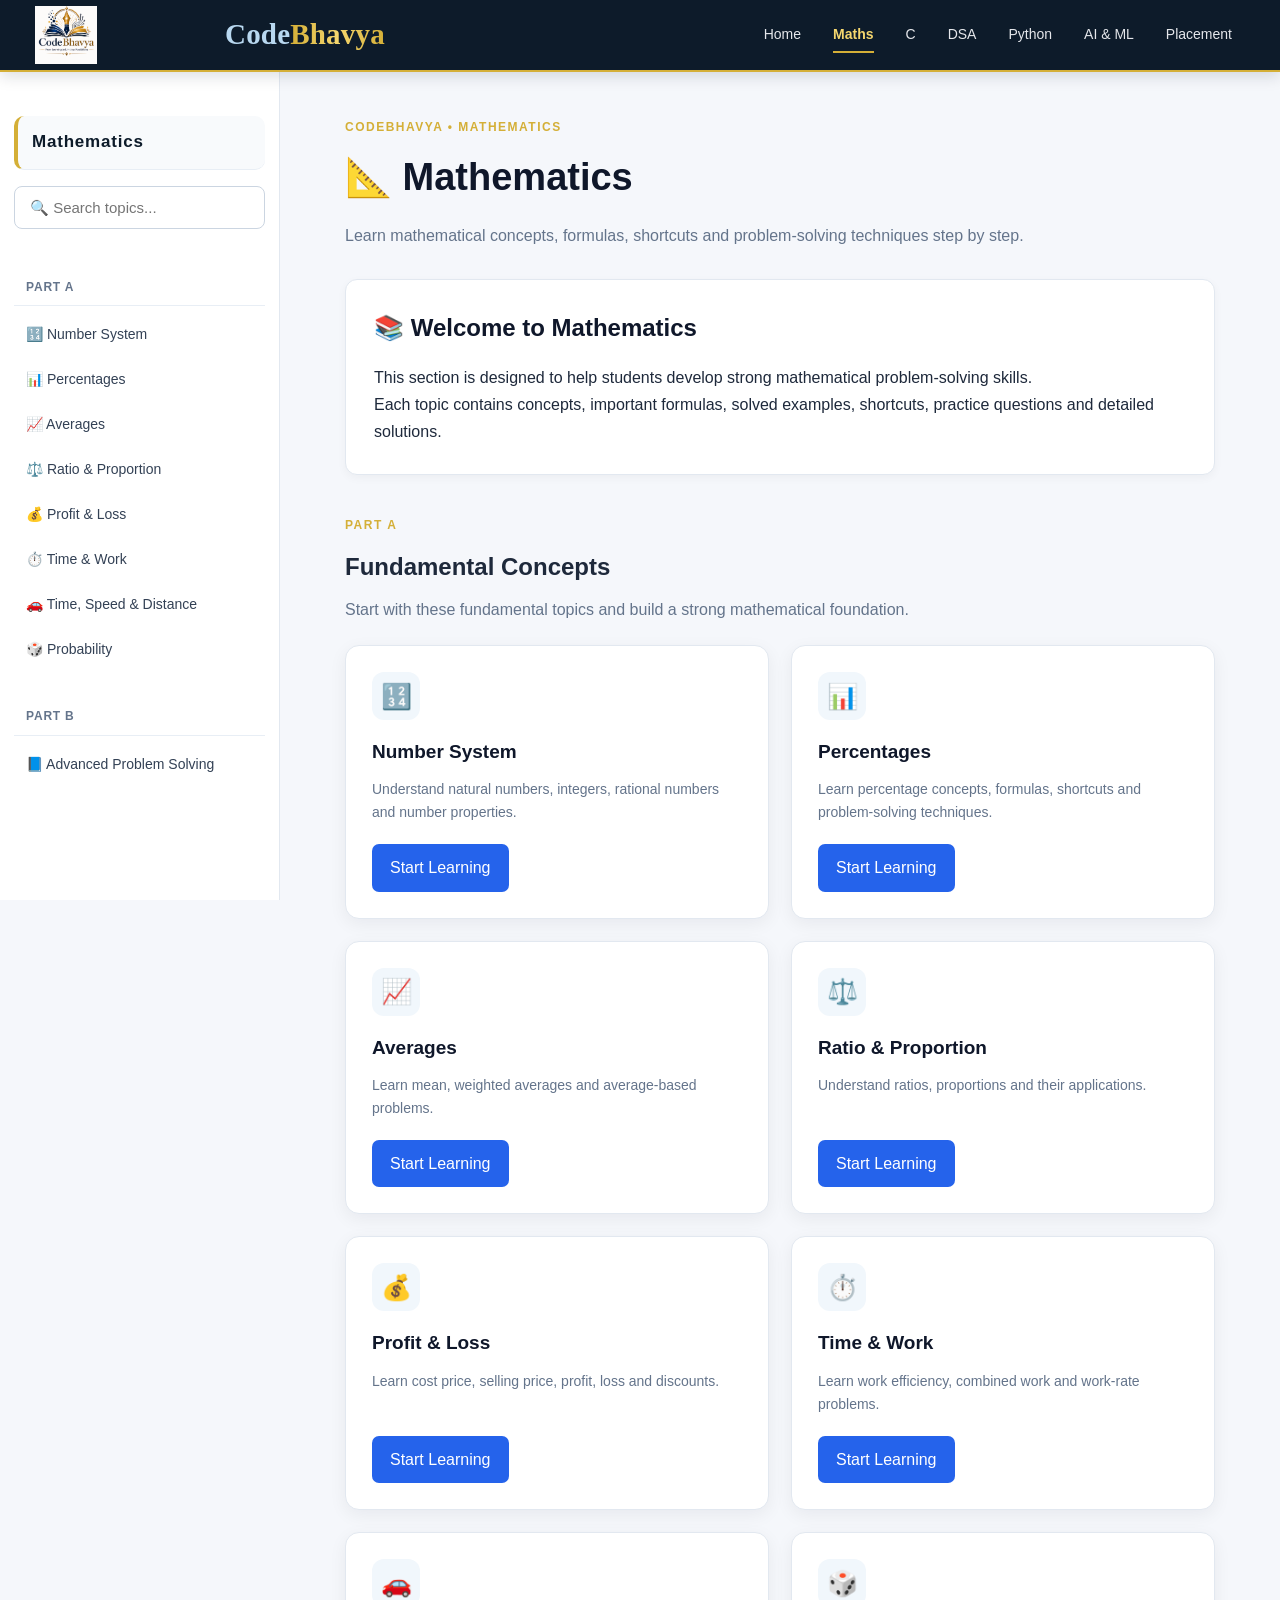
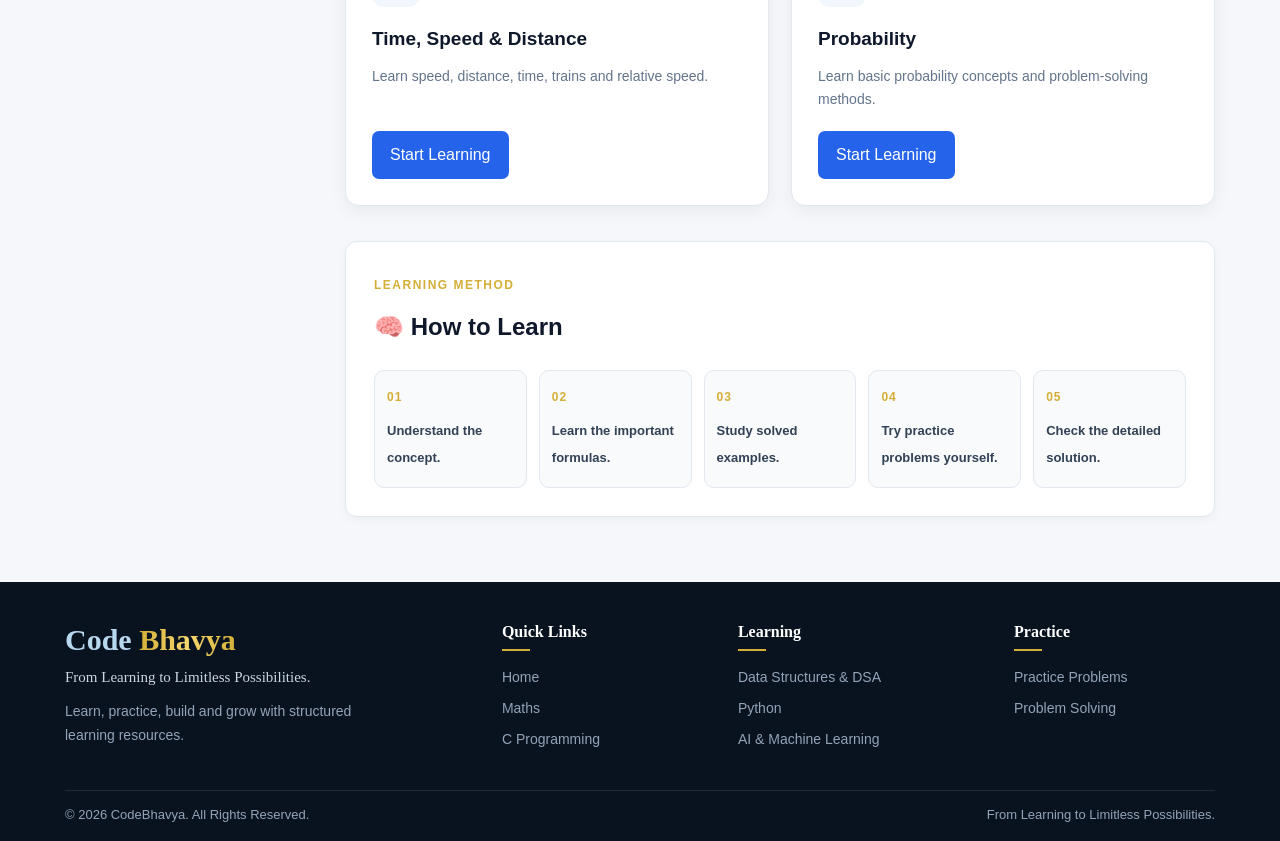
<file: Maths/index.html>
<!DOCTYPE html>
<html lang="en">

<head>

    <meta charset="UTF-8">

    <meta name="viewport"
          content="width=device-width, initial-scale=1.0">

    <title>Mathematics | CodeBhavya</title>
    <link rel="icon" type="image/png" href="../images/codebhavya-icon-32.png">

    <link rel="stylesheet" href="../style.css">

</head>


<body>


<!-- ============================
     TOP NAVIGATION
============================= -->

<header class="top-header">

<!--    <a href="../index.html" class="logo">
        <span class="logo-code">Code</span><span class="logo-bhavya">Bhavya</span>
    </a>  -->

    <a href="../index.html" class="logo">

    <img
        src="../images/codebhavya-main-logo.png.png"
        alt="CodeBhavya Logo"
        class="main-logo"
    >

    <span class="logo-code">Code</span><span class="logo-bhavya">Bhavya</span>

</a>


<nav class="top-nav">

        <a href="../index.html">
            Home
        </a>

<a href="index.html" class="active">
        Maths
    </a>
    
      <a href="../C-Programming/index.html">
    C
</a>

        <a href="../Data-Structures/index.html">
            DSA
        </a>

        <a href="../Python/index.html">
            Python
        </a>

        <a href="../AI-ML/index.html">
            AI & ML
        </a>

        <a href="../Placement/index.html">
            Placement
        </a>

    </nav>

</header>



<!-- ============================
     DOCUMENTATION LAYOUT
============================= -->

<div class="docs-layout">


    <!-- ============================
         SIDEBAR
    ============================= -->

    <aside class="sidebar">


        <div class="sidebar-title">
            Mathematics
        </div>


        <input
            type="text"
            id="topicSearch"
            class="search-box"
            placeholder="🔍 Search topics..."
            onkeyup="searchTopics()"
        >


        <div class="sidebar-title">
            Part A
        </div>


        <a href="number-system.html">
            🔢 Number System
        </a>


        <a href="percentages.html">
            📊 Percentages
        </a>


        <a href="averages.html">
            📈 Averages
        </a>


        <a href="ratio-proportion.html">
            ⚖️ Ratio & Proportion
        </a>


        <a href="profit-loss.html">
            💰 Profit & Loss
        </a>


        <a href="time-work.html">
            ⏱️ Time & Work
        </a>


        <a href="time-speed-distance.html">
            🚗 Time, Speed & Distance
        </a>


        <a href="probability.html">
            🎲 Probability
        </a>


        <div class="sidebar-title sidebar-part-b">
            Part B
        </div>


        <a href="#">
            📘 Advanced Problem Solving
        </a>


    </aside>



    <!-- ============================
         MAIN CONTENT
    ============================= -->

    <main class="main-content">


        <!-- PAGE INTRO -->

        <section class="subject-hero">

            <span class="subject-label">
                CODEBHAVYA • MATHEMATICS
            </span>

            <h1 class="page-title">
                📐 Mathematics
            </h1>

            <p class="page-description">
                Learn mathematical concepts, formulas,
                shortcuts and problem-solving techniques
                step by step.
            </p>

        </section>



        <!-- ============================
             WELCOME
        ============================= -->

        <section class="content-card">

            <h2>
                📚 Welcome to Mathematics
            </h2>

            <p>
                This section is designed to help students
                develop strong mathematical problem-solving
                skills.
            </p>

            <p>
                Each topic contains concepts, important
                formulas, solved examples, shortcuts,
                practice questions and detailed solutions.
            </p>

        </section>



        <!-- ============================
             PART A
        ============================= -->

        <section class="content-section">

            <div class="section-heading">

                <div>
                    <span class="section-label">
                        PART A
                    </span>

                    <h2>
                        Fundamental Concepts
                    </h2>

                    <p>
                        Start with these fundamental topics
                        and build a strong mathematical
                        foundation.
                    </p>
                </div>

            </div>



            <!-- TOPIC GRID -->

            <div class="topic-grid">


                <!-- NUMBER SYSTEM -->

                <article class="topic-card">

                    <div class="topic-icon">
                        🔢
                    </div>

                    <h3>
                        Number System
                    </h3>

                    <p>
                        Understand natural numbers,
                        integers, rational numbers and
                        number properties.
                    </p>

                    <a href="number-system.html"
                       class="primary-button">
                        Start Learning
                    </a>

                </article>



                <!-- PERCENTAGES -->

                <article class="topic-card">

                    <div class="topic-icon">
                        📊
                    </div>

                    <h3>
                        Percentages
                    </h3>

                    <p>
                        Learn percentage concepts,
                        formulas, shortcuts and
                        problem-solving techniques.
                    </p>

                    <a href="percentages.html"
                       class="primary-button">
                        Start Learning
                    </a>

                </article>



                <!-- AVERAGES -->

                <article class="topic-card">

                    <div class="topic-icon">
                        📈
                    </div>

                    <h3>
                        Averages
                    </h3>

                    <p>
                        Learn mean, weighted averages
                        and average-based problems.
                    </p>

                    <a href="averages.html"
                       class="primary-button">
                        Start Learning
                    </a>

                </article>



                <!-- RATIO -->

                <article class="topic-card">

                    <div class="topic-icon">
                        ⚖️
                    </div>

                    <h3>
                        Ratio & Proportion
                    </h3>

                    <p>
                        Understand ratios, proportions
                        and their applications.
                    </p>

                    <a href="ratio-proportion.html"
                       class="primary-button">
                        Start Learning
                    </a>

                </article>



                <!-- PROFIT LOSS -->

                <article class="topic-card">

                    <div class="topic-icon">
                        💰
                    </div>

                    <h3>
                        Profit & Loss
                    </h3>

                    <p>
                        Learn cost price, selling price,
                        profit, loss and discounts.
                    </p>

                    <a href="profit-loss.html"
                       class="primary-button">
                        Start Learning
                    </a>

                </article>



                <!-- TIME WORK -->

                <article class="topic-card">

                    <div class="topic-icon">
                        ⏱️
                    </div>

                    <h3>
                        Time & Work
                    </h3>

                    <p>
                        Learn work efficiency,
                        combined work and work-rate
                        problems.
                    </p>

                    <a href="time-work.html"
                       class="primary-button">
                        Start Learning
                    </a>

                </article>



                <!-- TIME SPEED DISTANCE -->

                <article class="topic-card">

                    <div class="topic-icon">
                        🚗
                    </div>

                    <h3>
                        Time, Speed & Distance
                    </h3>

                    <p>
                        Learn speed, distance, time,
                        trains and relative speed.
                    </p>

                    <a href="time-speed-distance.html"
                       class="primary-button">
                        Start Learning
                    </a>

                </article>



                <!-- PROBABILITY -->

                <article class="topic-card">

                    <div class="topic-icon">
                        🎲
                    </div>

                    <h3>
                        Probability
                    </h3>

                    <p>
                        Learn basic probability concepts
                        and problem-solving methods.
                    </p>

                    <a href="probability.html"
                       class="primary-button">
                        Start Learning
                    </a>

                </article>


            </div>

        </section>



        <!-- ============================
             HOW TO LEARN
        ============================= -->

        <section class="content-card learning-method">

            <span class="section-label">
                LEARNING METHOD
            </span>

            <h2>
                🧠 How to Learn
            </h2>


            <div class="learning-steps">


                <div class="learning-step">

                    <span>
                        01
                    </span>

                    <div>
                        <strong>
                            Understand the concept.
                        </strong>
                    </div>

                </div>


                <div class="learning-step">

                    <span>
                        02
                    </span>

                    <div>
                        <strong>
                            Learn the important formulas.
                        </strong>
                    </div>

                </div>


                <div class="learning-step">

                    <span>
                        03
                    </span>

                    <div>
                        <strong>
                            Study solved examples.
                        </strong>
                    </div>

                </div>


                <div class="learning-step">

                    <span>
                        04
                    </span>

                    <div>
                        <strong>
                            Try practice problems yourself.
                        </strong>
                    </div>

                </div>


                <div class="learning-step">

                    <span>
                        05
                    </span>

                    <div>
                        <strong>
                            Check the detailed solution.
                        </strong>
                    </div>

                </div>


            </div>

        </section>


    </main>

</div>



<!-- ============================
     CODEBHAVYA FOOTER
============================= -->

<footer class="footer">

    <div class="footer-container">


        <!-- BRAND -->

        <div class="footer-brand-section">

            <div class="footer-brand">

                <span class="footer-code">
                    Code
                </span><span class="footer-bhavya">
                    Bhavya
                </span>

            </div>

            <p class="footer-tagline">
                From Learning to Limitless Possibilities.
            </p>

            <p class="footer-description">
                Learn, practice, build and grow with
                structured learning resources.
            </p>

        </div>



        <!-- QUICK LINKS -->

        <div class="footer-column">

            <h3>
                Quick Links
            </h3>

            <a href="../index.html">
                Home
            </a>

            <a href="index.html">
                Maths
            </a>

            <a href="../C-Programming/">
                C Programming
            </a>

        </div>



        <!-- LEARNING -->

        <div class="footer-column">

            <h3>
                Learning
            </h3>

            <a href="../Data-Structures/">
                Data Structures & DSA
            </a>

            <a href="#">
                Python
            </a>

            <a href="#">
                AI & Machine Learning
            </a>

        </div>



        <!-- PRACTICE -->

        <div class="footer-column">

            <h3>
                Practice
            </h3>

            <a href="#">
                Practice Problems
            </a>

            <a href="#">
                Problem Solving
            </a>

        </div>


    </div>



    <!-- FOOTER BOTTOM -->

    <div class="footer-bottom">

        <p>
            © 2026 CodeBhavya. All Rights Reserved.
        </p>

        <p>
            From Learning to Limitless Possibilities.
        </p>

    </div>

</footer>



<script src="../script.js"></script>


</body>

</html>
</file>
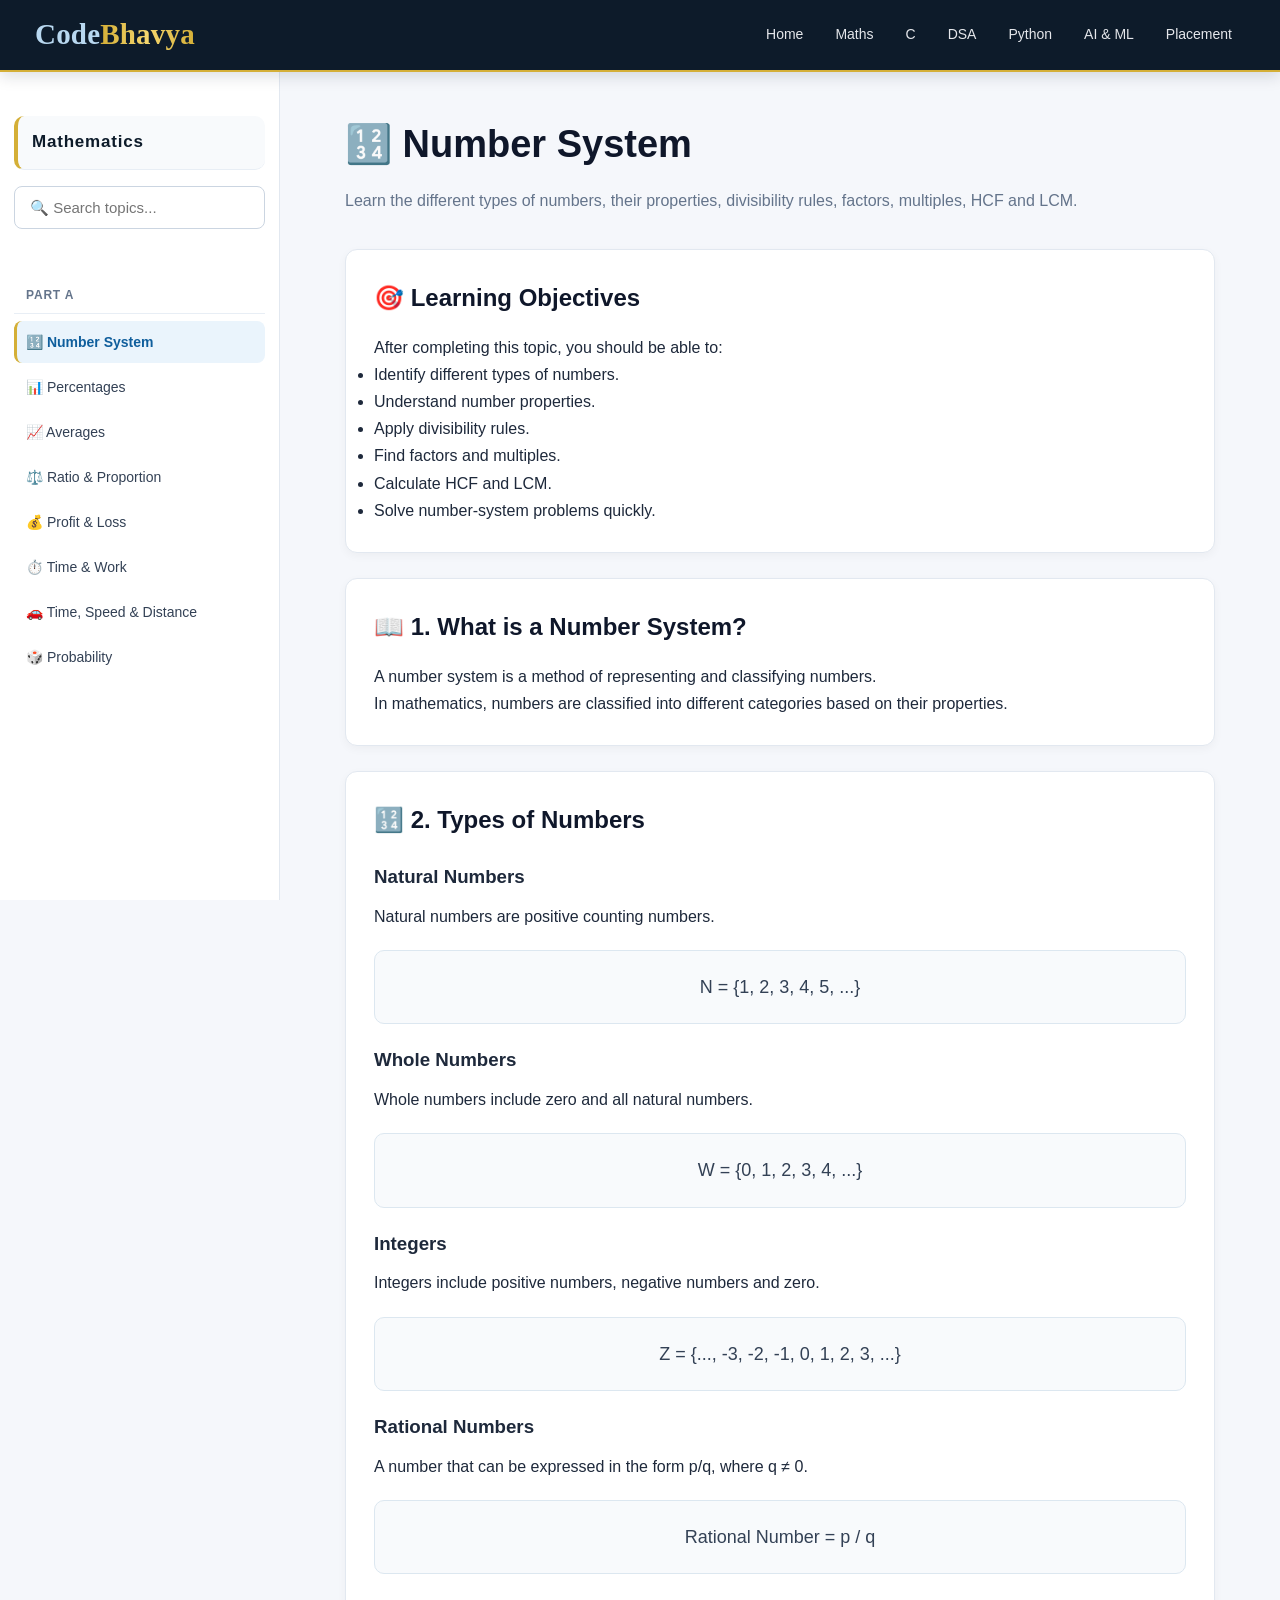
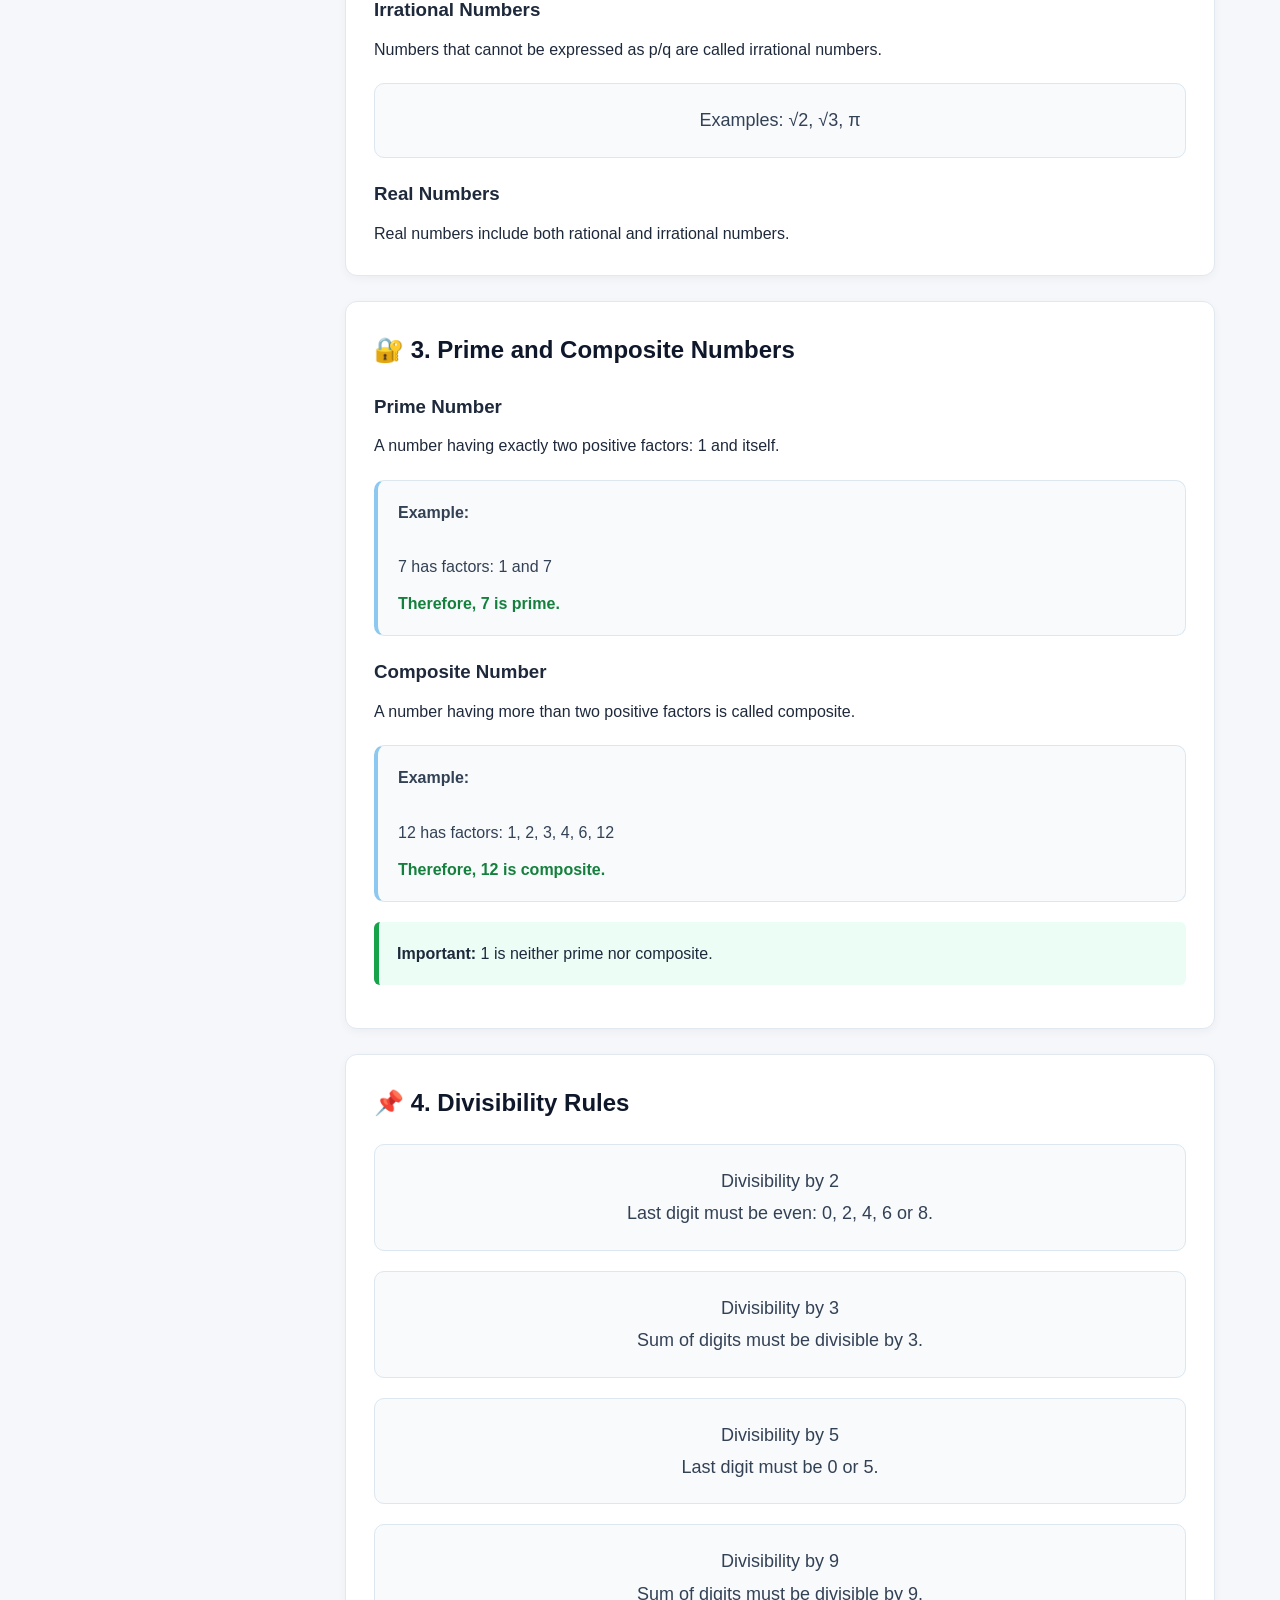
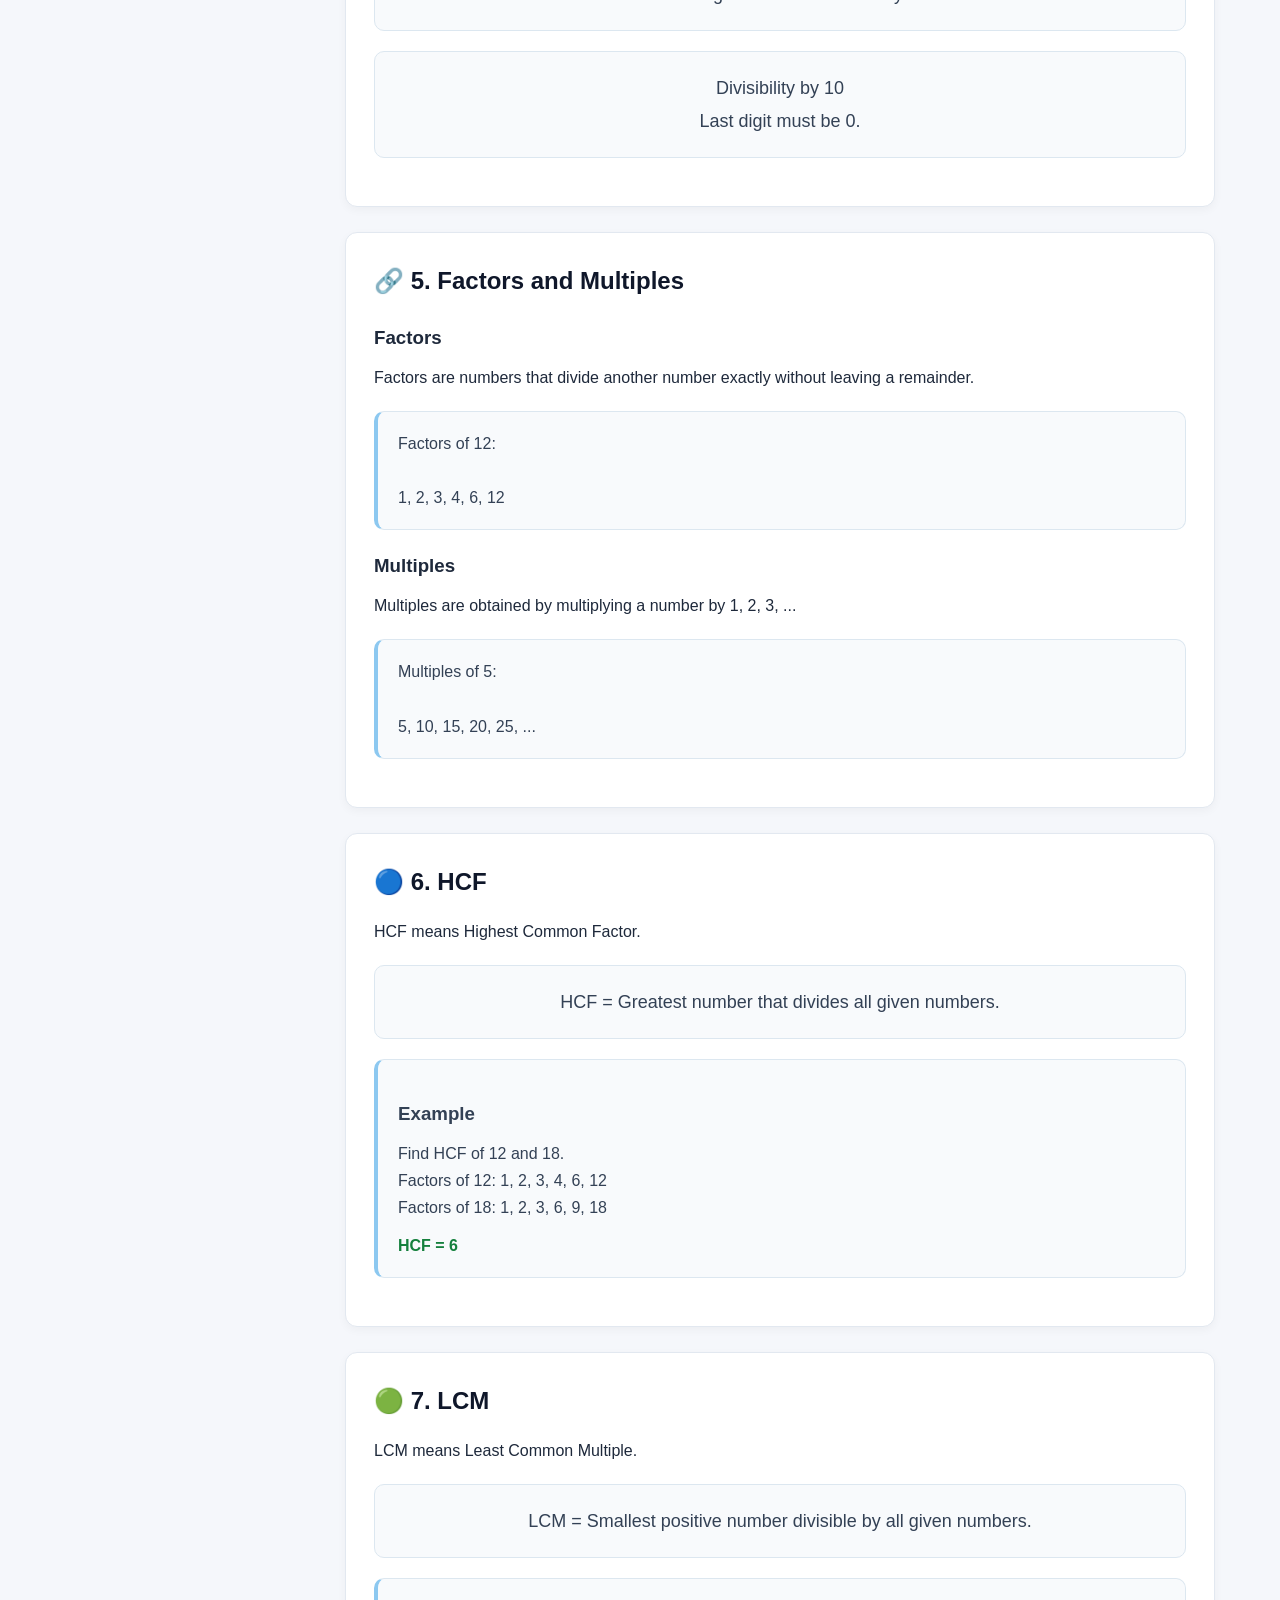
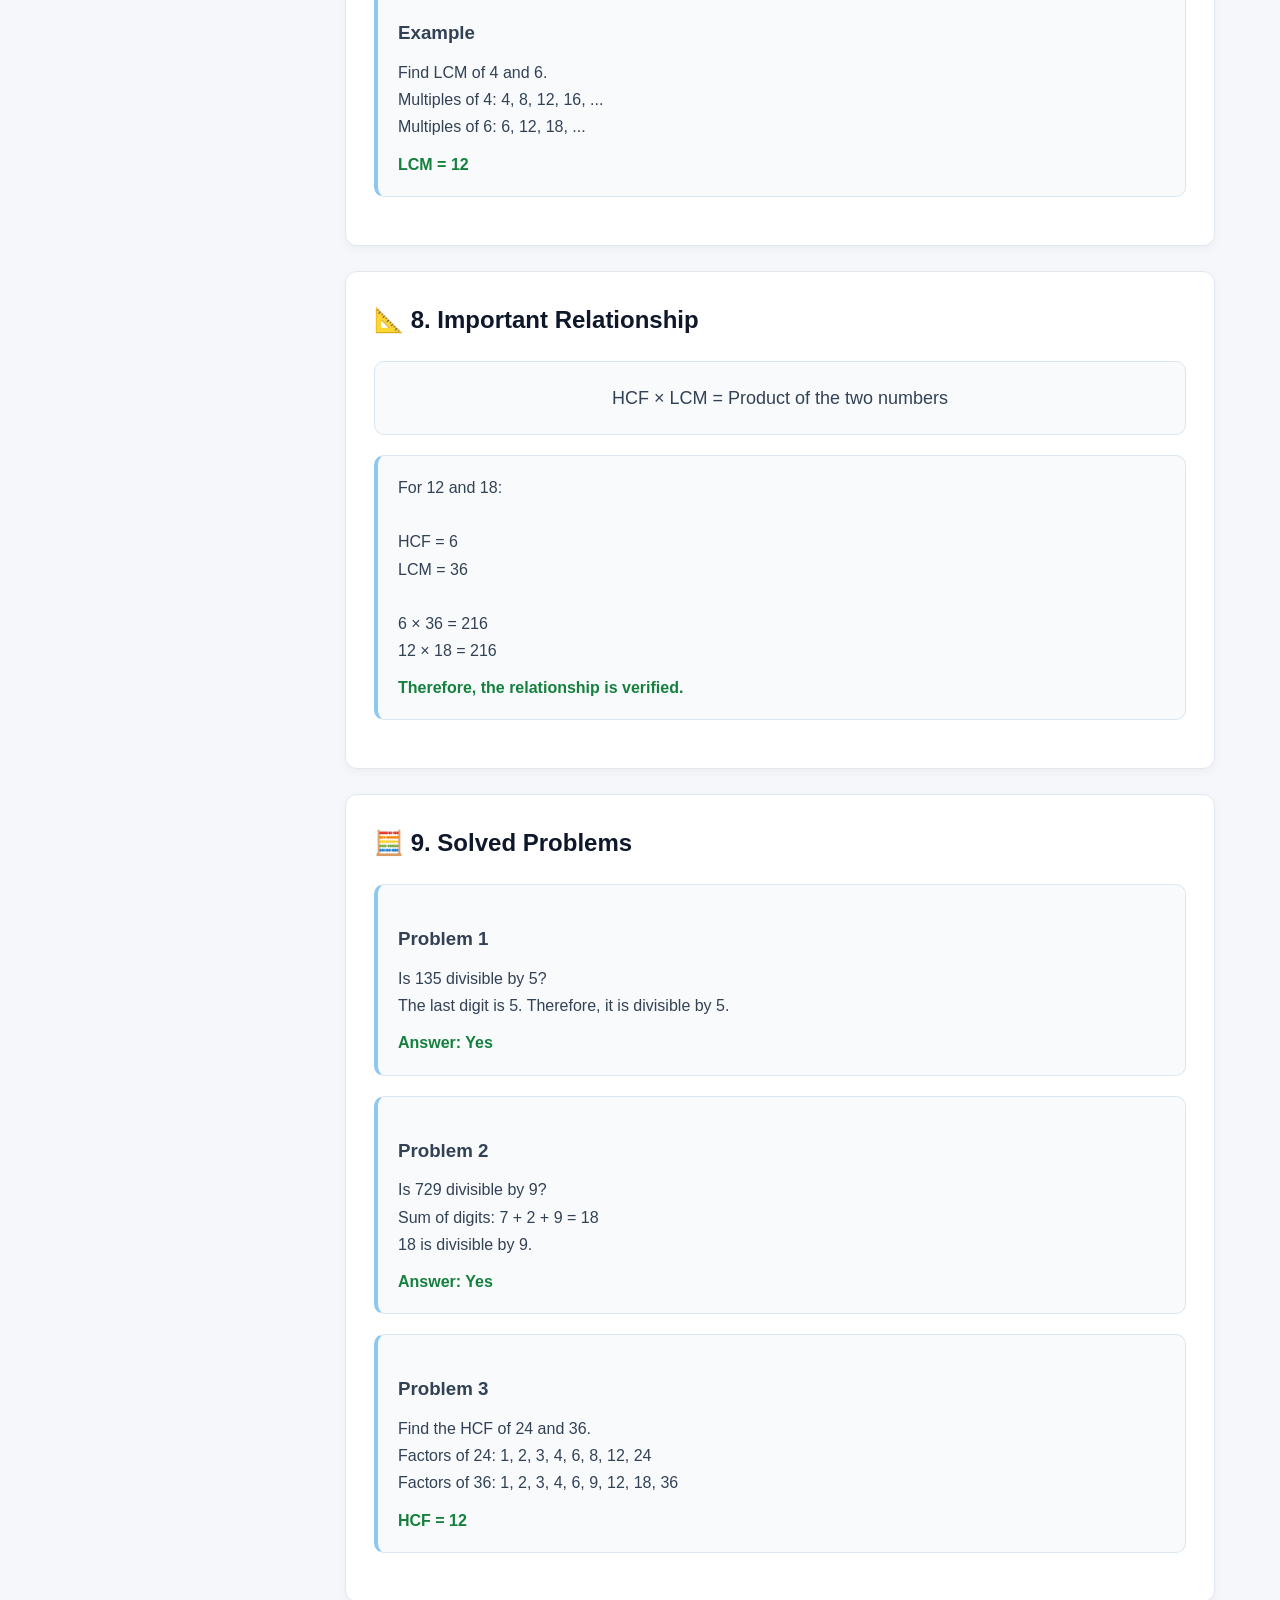
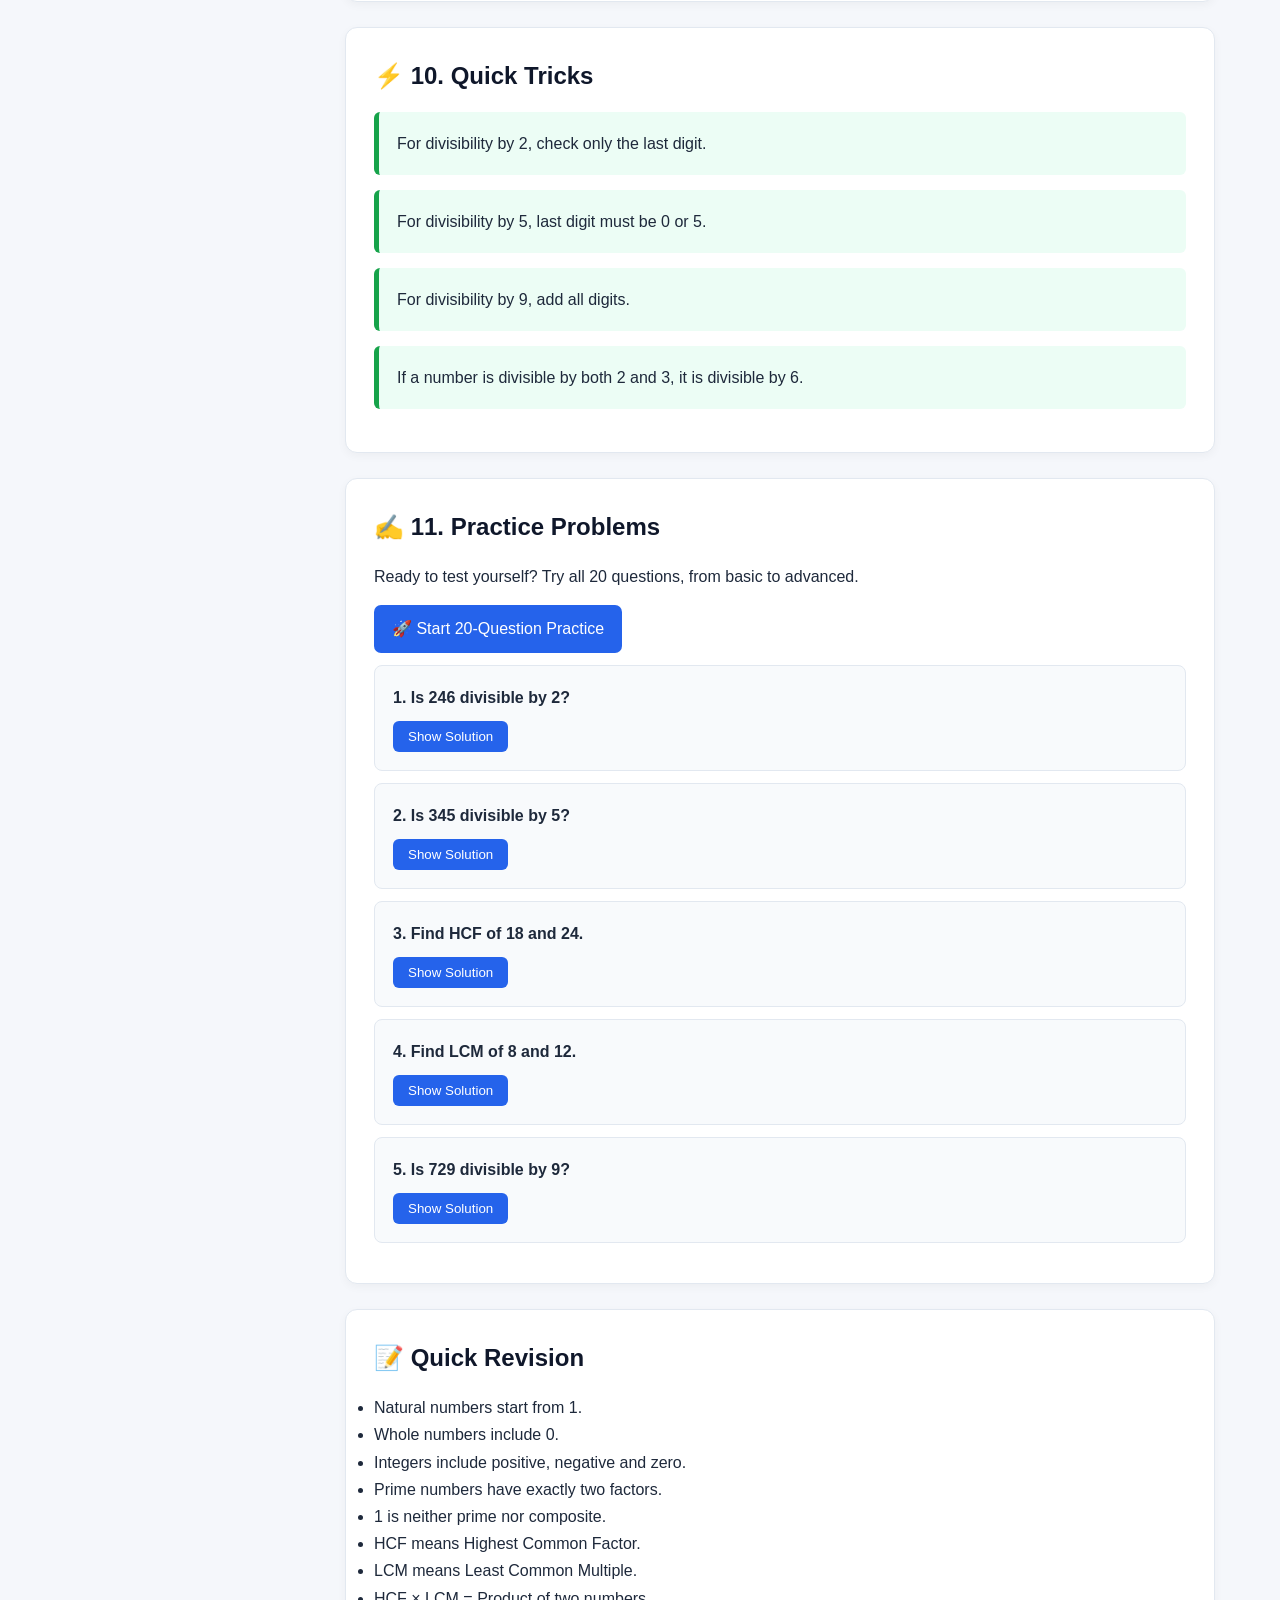
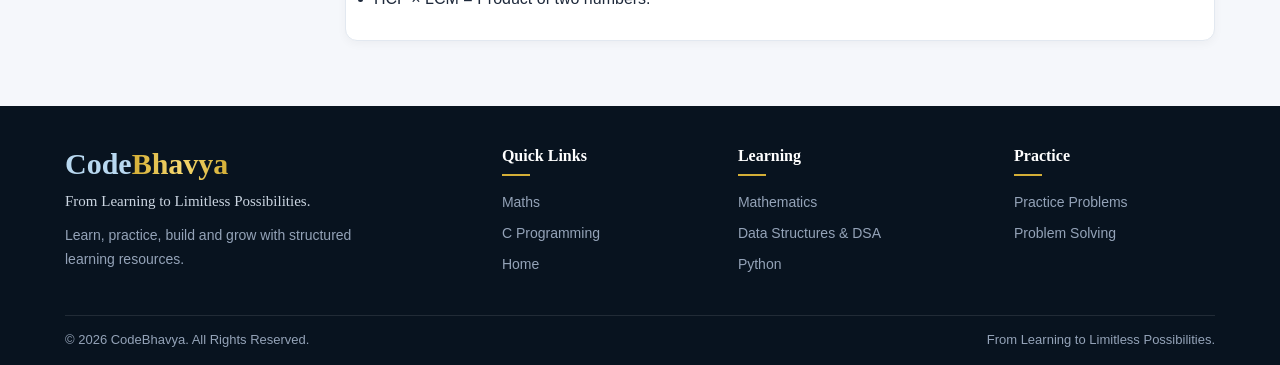
<file: Maths/number-system.html>
<!DOCTYPE html>
<html lang="en">

<head>

    <meta charset="UTF-8">

    <meta name="viewport"
          content="width=device-width, initial-scale=1.0">

    <title>Number System | CodeBhavya</title>
    <link rel="icon" type="image/png" href="../images/codebhavya-icon-32.png">

    <link rel="stylesheet" href="../style.css">

</head>


<body>


<!-- ================================
     TOP NAVIGATION
================================ -->

<header class="top-header">

    <a href="../index.html" class="logo">
        <span class="logo-code">Code</span><span class="logo-bhavya">Bhavya</span>
    </a>


    <nav class="top-nav">

        <a href="../index.html">
            Home
        </a>

       <a href="index.html">
        Maths
    </a>

        <a href="../C-Programming/index.html">
    C
</a>

        <a href="../Data-Structures/">
            DSA
        </a>

        <a href="../Python/">
            Python
        </a>

        <a href="../AI-ML/">
            AI & ML
        </a>

        <a href="../Placement/">
            Placement
        </a>

    </nav>

</header>



<!-- ================================
     DOCUMENTATION LAYOUT
================================ -->

<div class="docs-layout">


    <!-- SIDEBAR -->

    <aside class="sidebar">

        <div class="sidebar-title">
            Mathematics
        </div>


        <input
            type="text"
            id="topicSearch"
            class="search-box"
            placeholder="🔍 Search topics..."
            onkeyup="searchTopics()"
        >


        <div class="sidebar-title">
            Part A
        </div>


        <a href="number-system.html"
           class="active">

            🔢 Number System

        </a>


        <a href="percentages.html">

            📊 Percentages

        </a>


        <a href="averages.html">

            📈 Averages

        </a>


        <a href="ratio-proportion.html">

            ⚖️ Ratio & Proportion

        </a>


        <a href="profit-loss.html">

            💰 Profit & Loss

        </a>


        <a href="time-work.html">

            ⏱️ Time & Work

        </a>


        <a href="time-speed-distance.html">

            🚗 Time, Speed & Distance

        </a>


        <a href="probability.html">

            🎲 Probability

        </a>


    </aside>



    <!-- ================================
         MAIN CONTENT
    ================================= -->

    <main class="main-content">


        <h1 class="page-title">

            🔢 Number System

        </h1>


        <p class="page-description">

            Learn the different types of numbers,
            their properties, divisibility rules,
            factors, multiples, HCF and LCM.

        </p>



        <!-- ================================
             LEARNING OBJECTIVES
        ================================= -->

        <section class="content-card">

            <h2>
                🎯 Learning Objectives
            </h2>


            <p>
                After completing this topic,
                you should be able to:
            </p>


            <ul>

                <li>
                    Identify different types of numbers.
                </li>

                <li>
                    Understand number properties.
                </li>

                <li>
                    Apply divisibility rules.
                </li>

                <li>
                    Find factors and multiples.
                </li>

                <li>
                    Calculate HCF and LCM.
                </li>

                <li>
                    Solve number-system problems quickly.
                </li>

            </ul>

        </section>



        <!-- ================================
             CONCEPT
        ================================= -->

        <section class="content-card">

            <h2>
                📖 1. What is a Number System?
            </h2>


            <p>

                A number system is a method of
                representing and classifying numbers.

            </p>


            <p>

                In mathematics, numbers are classified
                into different categories based on
                their properties.

            </p>

        </section>



        <!-- ================================
             TYPES OF NUMBERS
        ================================= -->

        <section class="content-card">

            <h2>
                🔢 2. Types of Numbers
            </h2>


            <h3>Natural Numbers</h3>

            <p>

                Natural numbers are positive counting
                numbers.

            </p>


            <div class="formula-box">

                N = {1, 2, 3, 4, 5, ...}

            </div>



            <h3>Whole Numbers</h3>

            <p>

                Whole numbers include zero and
                all natural numbers.

            </p>


            <div class="formula-box">

                W = {0, 1, 2, 3, 4, ...}

            </div>



            <h3>Integers</h3>

            <p>

                Integers include positive numbers,
                negative numbers and zero.

            </p>


            <div class="formula-box">

                Z = {..., -3, -2, -1, 0, 1, 2, 3, ...}

            </div>



            <h3>Rational Numbers</h3>

            <p>

                A number that can be expressed in
                the form p/q, where q ≠ 0.

            </p>


            <div class="formula-box">

                Rational Number = p / q

            </div>



            <h3>Irrational Numbers</h3>

            <p>

                Numbers that cannot be expressed
                as p/q are called irrational numbers.

            </p>


            <div class="formula-box">

                Examples:
                √2, √3, π

            </div>



            <h3>Real Numbers</h3>

            <p>

                Real numbers include both rational
                and irrational numbers.

            </p>

        </section>



        <!-- ================================
             PRIME NUMBERS
        ================================= -->

        <section class="content-card">

            <h2>
                🔐 3. Prime and Composite Numbers
            </h2>


            <h3>Prime Number</h3>

            <p>

                A number having exactly two positive
                factors: 1 and itself.

            </p>


            <div class="example-box">

                <strong>Example:</strong>

                <br><br>

                7 has factors:

                1 and 7

                <p class="answer">

                    Therefore, 7 is prime.

                </p>

            </div>



            <h3>Composite Number</h3>

            <p>

                A number having more than two
                positive factors is called composite.

            </p>


            <div class="example-box">

                <strong>Example:</strong>

                <br><br>

                12 has factors:

                1, 2, 3, 4, 6, 12

                <p class="answer">

                    Therefore, 12 is composite.

                </p>

            </div>



            <div class="tip-box">

                <strong>Important:</strong>

                1 is neither prime nor composite.

            </div>

        </section>



        <!-- ================================
             DIVISIBILITY RULES
        ================================= -->

        <section class="content-card">

            <h2>
                📌 4. Divisibility Rules
            </h2>


            <div class="formula-box">

                Divisibility by 2

                <br>

                Last digit must be even:
                0, 2, 4, 6 or 8.

            </div>


            <div class="formula-box">

                Divisibility by 3

                <br>

                Sum of digits must be divisible by 3.

            </div>


            <div class="formula-box">

                Divisibility by 5

                <br>

                Last digit must be 0 or 5.

            </div>


            <div class="formula-box">

                Divisibility by 9

                <br>

                Sum of digits must be divisible by 9.

            </div>


            <div class="formula-box">

                Divisibility by 10

                <br>

                Last digit must be 0.

            </div>

        </section>



        <!-- ================================
             FACTORS AND MULTIPLES
        ================================= -->

        <section class="content-card">

            <h2>
                🔗 5. Factors and Multiples
            </h2>


            <h3>Factors</h3>

            <p>

                Factors are numbers that divide another
                number exactly without leaving a remainder.

            </p>


            <div class="example-box">

                Factors of 12:

                <br><br>

                1, 2, 3, 4, 6, 12

            </div>



            <h3>Multiples</h3>

            <p>

                Multiples are obtained by multiplying
                a number by 1, 2, 3, ...

            </p>


            <div class="example-box">

                Multiples of 5:

                <br><br>

                5, 10, 15, 20, 25, ...

            </div>

        </section>



        <!-- ================================
             HCF
        ================================= -->

        <section class="content-card">

            <h2>
                🔵 6. HCF
            </h2>


            <p>

                HCF means Highest Common Factor.

            </p>


            <div class="formula-box">

                HCF = Greatest number
                that divides all given numbers.

            </div>


            <div class="example-box">

                <h3>Example</h3>


                <p>

                    Find HCF of 12 and 18.

                </p>


                <p>

                    Factors of 12:

                    1, 2, 3, 4, 6, 12

                </p>


                <p>

                    Factors of 18:

                    1, 2, 3, 6, 9, 18

                </p>


                <p class="answer">

                    HCF = 6

                </p>

            </div>

        </section>



        <!-- ================================
             LCM
        ================================= -->

        <section class="content-card">

            <h2>
                🟢 7. LCM
            </h2>


            <p>

                LCM means Least Common Multiple.

            </p>


            <div class="formula-box">

                LCM = Smallest positive number
                divisible by all given numbers.

            </div>


            <div class="example-box">

                <h3>Example</h3>


                <p>

                    Find LCM of 4 and 6.

                </p>


                <p>

                    Multiples of 4:

                    4, 8, 12, 16, ...

                </p>


                <p>

                    Multiples of 6:

                    6, 12, 18, ...

                </p>


                <p class="answer">

                    LCM = 12

                </p>

            </div>

        </section>



        <!-- ================================
             IMPORTANT RELATIONSHIP
        ================================= -->

        <section class="content-card">

            <h2>
                📐 8. Important Relationship
            </h2>


            <div class="formula-box">

                HCF × LCM = Product of
                the two numbers

            </div>


            <div class="example-box">

                For 12 and 18:

                <br><br>

                HCF = 6

                <br>

                LCM = 36

                <br><br>

                6 × 36 = 216

                <br>

                12 × 18 = 216

                <p class="answer">

                    Therefore, the relationship
                    is verified.

                </p>

            </div>

        </section>



        <!-- ================================
             SOLVED PROBLEMS
        ================================= -->

        <section class="content-card">

            <h2>
                🧮 9. Solved Problems
            </h2>


            <div class="example-box">

                <h3>Problem 1</h3>

                <p>

                    Is 135 divisible by 5?

                </p>


                <p>

                    The last digit is 5.

                    Therefore, it is divisible by 5.

                </p>


                <p class="answer">

                    Answer: Yes

                </p>

            </div>



            <div class="example-box">

                <h3>Problem 2</h3>

                <p>

                    Is 729 divisible by 9?

                </p>


                <p>

                    Sum of digits:

                    7 + 2 + 9 = 18

                </p>


                <p>

                    18 is divisible by 9.

                </p>


                <p class="answer">

                    Answer: Yes

                </p>

            </div>



            <div class="example-box">

                <h3>Problem 3</h3>

                <p>

                    Find the HCF of 24 and 36.

                </p>


                <p>

                    Factors of 24:

                    1, 2, 3, 4, 6, 8, 12, 24

                </p>


                <p>

                    Factors of 36:

                    1, 2, 3, 4, 6, 9, 12, 18, 36

                </p>


                <p class="answer">

                    HCF = 12

                </p>

            </div>

        </section>



        <!-- ================================
             SHORTCUTS
        ================================= -->

        <section class="content-card">

            <h2>
                ⚡ 10. Quick Tricks
            </h2>


            <div class="tip-box">

                For divisibility by 2,
                check only the last digit.

            </div>


            <div class="tip-box">

                For divisibility by 5,
                last digit must be 0 or 5.

            </div>


            <div class="tip-box">

                For divisibility by 9,
                add all digits.

            </div>


            <div class="tip-box">

                If a number is divisible by both
                2 and 3, it is divisible by 6.

            </div>

        </section>



        <!-- ================================
             PRACTICE
        ================================= -->

        <section class="content-card">

            <h2>
                ✍️ 11. Practice Problems
            </h2>
            <p style="margin: 15px 0;">
    Ready to test yourself? Try all 20 questions,
    from basic to advanced.
</p>

<a
    href="practice/number-system-practice.html"
    class="primary-button">

    🚀 Start 20-Question Practice

</a>

            <div class="practice-question">

                <strong>
                    1. Is 246 divisible by 2?
                </strong>


                <br>


                <button
                    class="solution-button"
                    onclick="toggleSolution('ns1')">

                    Show Solution

                </button>


                <div id="ns1"
                     class="solution">

                    Last digit = 6.

                    <br>

                    6 is even.

                    <br>

                    <strong>
                        Answer: Yes
                    </strong>

                </div>

            </div>



            <div class="practice-question">

                <strong>
                    2. Is 345 divisible by 5?
                </strong>


                <br>


                <button
                    class="solution-button"
                    onclick="toggleSolution('ns2')">

                    Show Solution

                </button>


                <div id="ns2"
                     class="solution">

                    Last digit = 5.

                    <br>

                    Therefore it is divisible by 5.

                    <br>

                    <strong>
                        Answer: Yes
                    </strong>

                </div>

            </div>



            <div class="practice-question">

                <strong>
                    3. Find HCF of 18 and 24.
                </strong>


                <br>


                <button
                    class="solution-button"
                    onclick="toggleSolution('ns3')">

                    Show Solution

                </button>


                <div id="ns3"
                     class="solution">

                    Factors of 18:

                    1, 2, 3, 6, 9, 18

                    <br>

                    Factors of 24:

                    1, 2, 3, 4, 6, 8, 12, 24

                    <br>

                    <strong>
                        HCF = 6
                    </strong>

                </div>

            </div>



            <div class="practice-question">

                <strong>
                    4. Find LCM of 8 and 12.
                </strong>


                <br>


                <button
                    class="solution-button"
                    onclick="toggleSolution('ns4')">

                    Show Solution

                </button>


                <div id="ns4"
                     class="solution">

                    Multiples of 8:

                    8, 16, 24, 32, ...

                    <br>

                    Multiples of 12:

                    12, 24, 36, ...

                    <br>

                    <strong>
                        LCM = 24
                    </strong>

                </div>

            </div>



            <div class="practice-question">

                <strong>
                    5. Is 729 divisible by 9?
                </strong>


                <br>


                <button
                    class="solution-button"
                    onclick="toggleSolution('ns5')">

                    Show Solution

                </button>


                <div id="ns5"
                     class="solution">

                    Sum of digits:

                    7 + 2 + 9 = 18

                    <br>

                    18 is divisible by 9.

                    <br>

                    <strong>
                        Answer: Yes
                    </strong>

                </div>

            </div>

        </section>



        <!-- ================================
             SUMMARY
        ================================= -->

        <section class="content-card">

            <h2>
                📝 Quick Revision
            </h2>


            <ul>

                <li>
                    Natural numbers start from 1.
                </li>

                <li>
                    Whole numbers include 0.
                </li>

                <li>
                    Integers include positive,
                    negative and zero.
                </li>

                <li>
                    Prime numbers have exactly
                    two factors.
                </li>

                <li>
                    1 is neither prime nor composite.
                </li>

                <li>
                    HCF means Highest Common Factor.
                </li>

                <li>
                    LCM means Least Common Multiple.
                </li>

                <li>
                    HCF × LCM = Product of two numbers.
                </li>

            </ul>

        </section>


    </main>

</div>



<footer class="footer">

    <div class="footer-container">

        <!-- BRAND -->
        <div class="footer-brand-section">

            <div class="footer-brand">
                <span class="footer-code">Code</span><span class="footer-bhavya">Bhavya</span>
            </div>

            <p class="footer-tagline">
                From Learning to Limitless Possibilities.
            </p>

            <p class="footer-description">
                Learn, practice, build and grow with
                structured learning resources.
            </p>

        </div>


        <!-- QUICK LINKS -->
        <div class="footer-column">

            <h3>Quick Links</h3>

            <a href="index.html">
                Maths
            </a>

            <a href="../C-Programming/index.html">
                C Programming
            </a>

            <a href="../index.html">
                Home
            </a>

        </div>


        <!-- LEARNING -->
        <div class="footer-column">

            <h3>Learning</h3>

            <a href="index.html">
                Mathematics
            </a>

            <a href="#">
                Data Structures & DSA
            </a>

            <a href="#">
                Python
            </a>

        </div>


        <!-- PRACTICE -->
        <div class="footer-column">

            <h3>Practice</h3>

            <a href="#">
                Practice Problems
            </a>

            <a href="#">
                Problem Solving
            </a>

        </div>

    </div>


    <div class="footer-bottom">

        <p>
            © 2026 CodeBhavya. All Rights Reserved.
        </p>

        <p>
            From Learning to Limitless Possibilities.
        </p>

    </div>

</footer>



<script src="../script.js"></script>


</body>

</html>
</file>
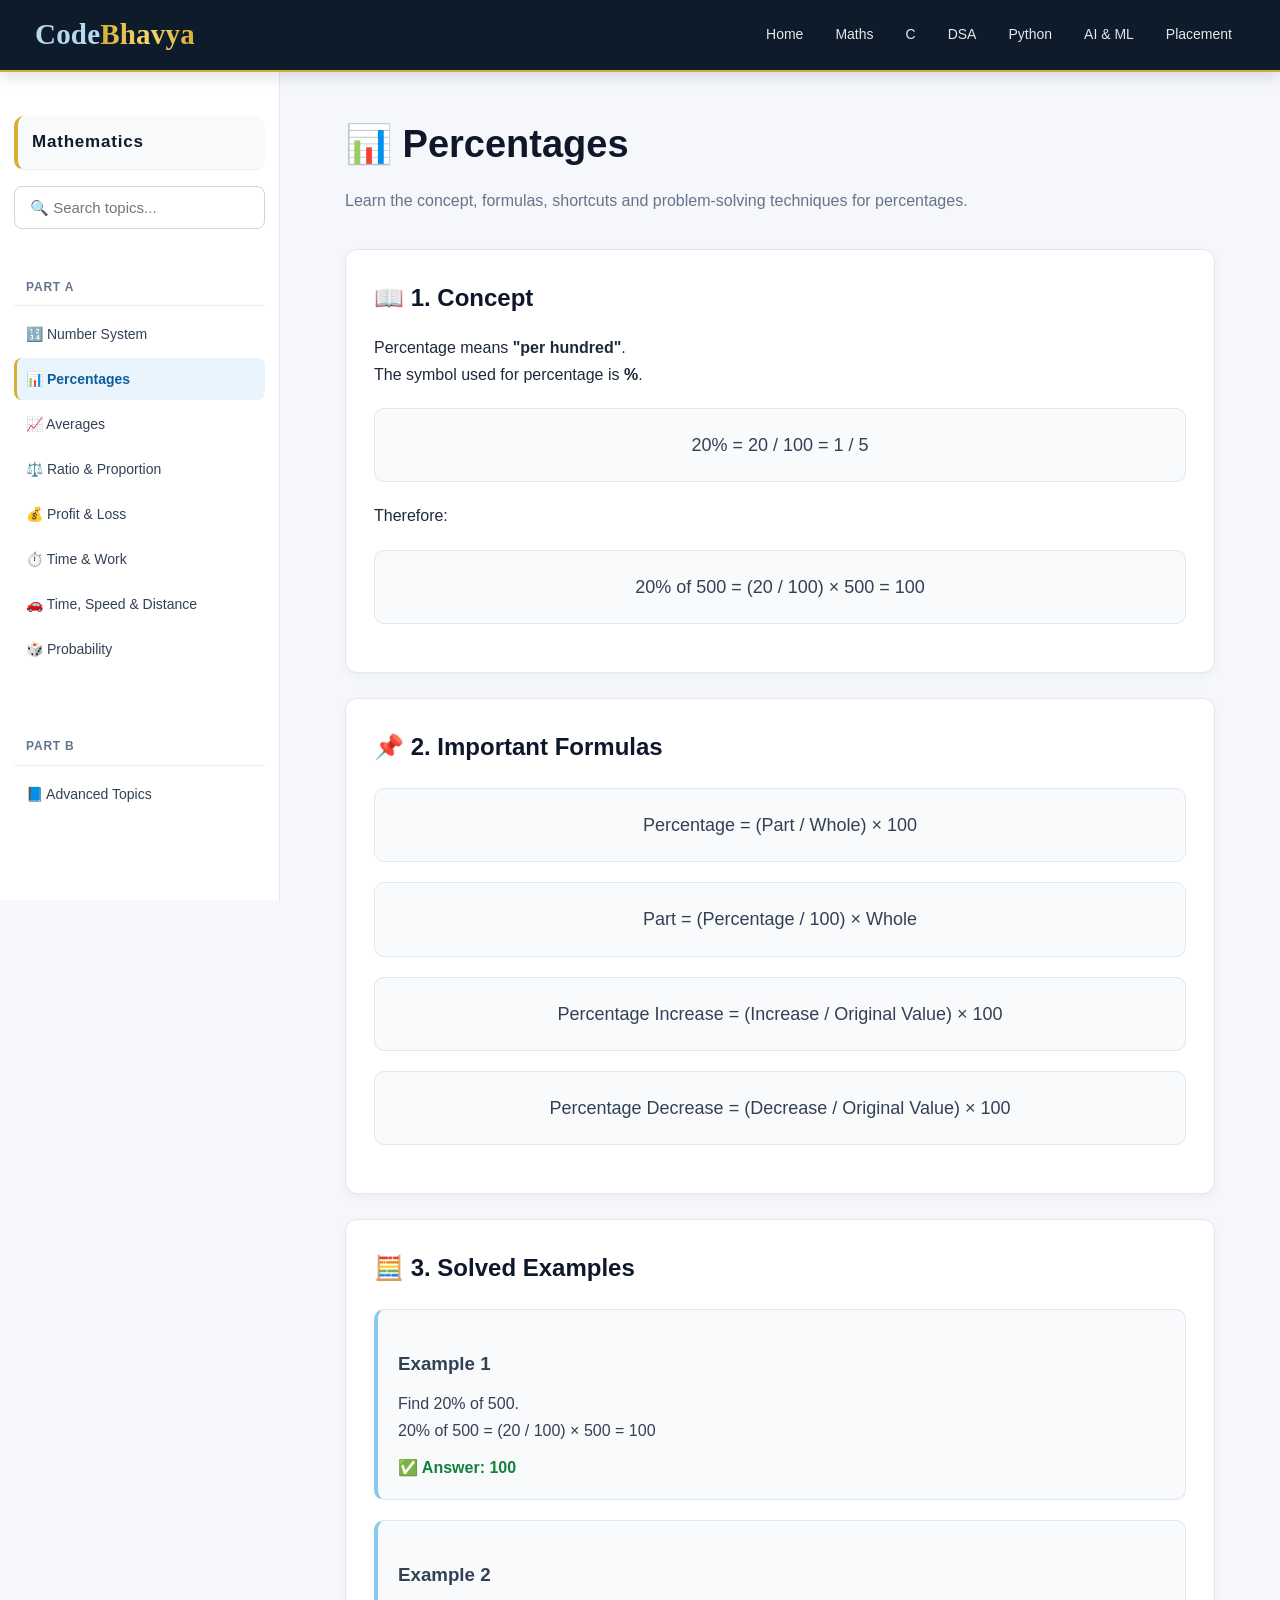
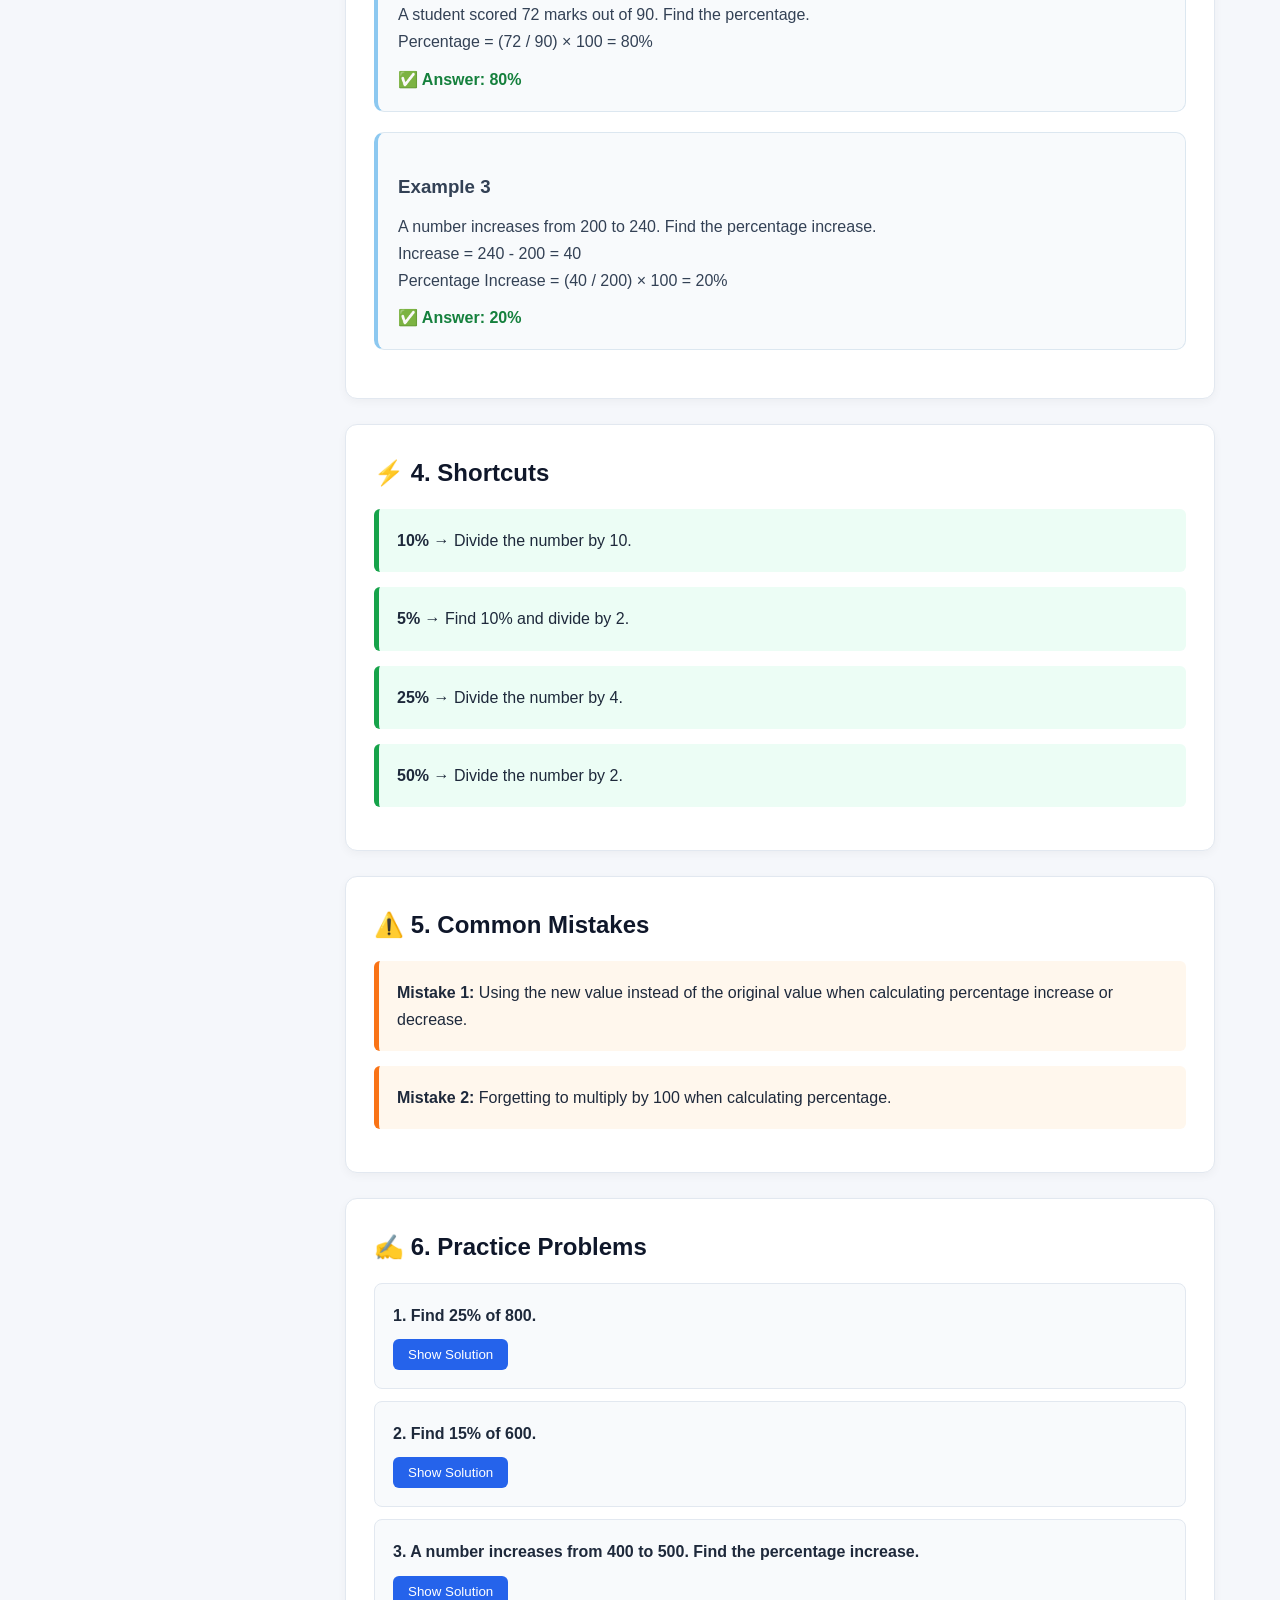
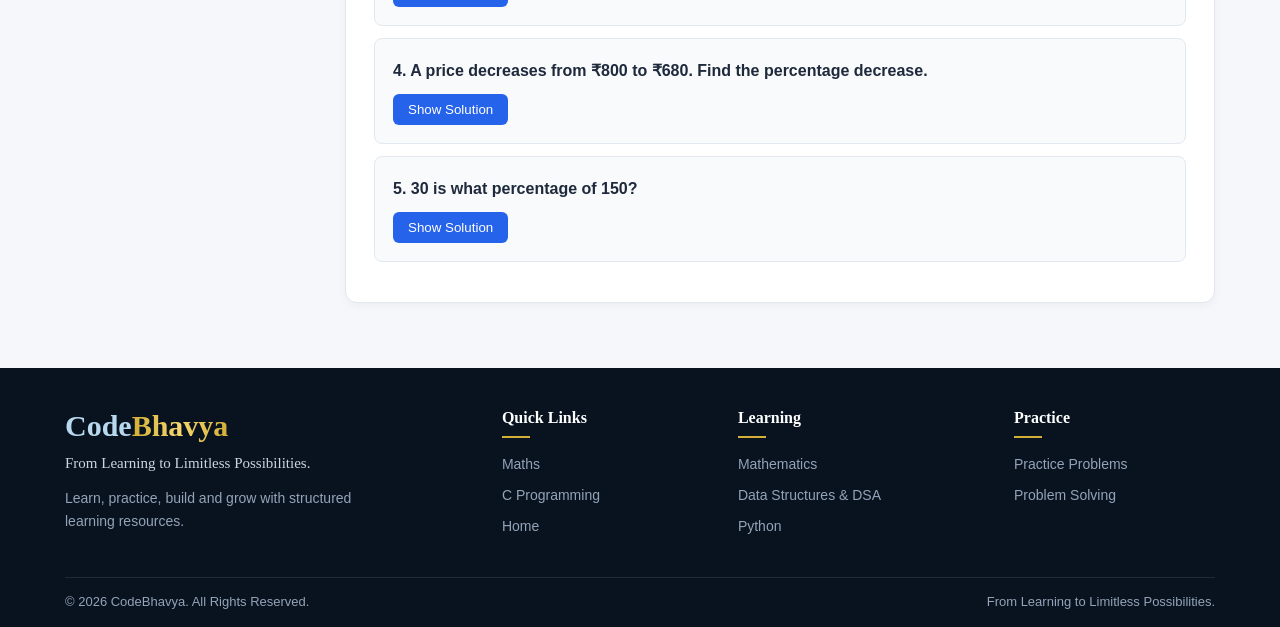
<file: Maths/percentages.html>
<!DOCTYPE html>
<html lang="en">

<head>

    <meta charset="UTF-8">

    <meta name="viewport"
          content="width=device-width, initial-scale=1.0">

    <title>Percentages | CodeBhavya</title>
    <link rel="icon" type="image/png" href="../images/codebhavya-icon-32.png">

    <!-- Common Website CSS -->
    <link rel="stylesheet" href="../style.css">

</head>


<body>


<!-- =========================================
     TOP NAVIGATION
     ========================================= -->

<header class="top-header">

    <a href="../index.html"
       class="logo">

     <span class="logo-code">Code</span><span class="logo-bhavya">Bhavya</span>

    </a>


   <nav class="top-nav">

        <a href="../index.html">
            Home
        </a>

         <a href="index.html">
        Maths
    </a>

        <a href="../C-Programming/index.html">
    C
</a>

        <a href="../Data-Structures/">
            DSA
        </a>

        <a href="../Python/">
            Python
        </a>

        <a href="../AI-ML/">
            AI & ML
        </a>

        <a href="../Placement/">
            Placement
        </a>

    </nav>


</header>



<!-- =========================================
     DOCUMENTATION LAYOUT
     ========================================= -->

<div class="docs-layout">


    <!-- =====================================
         SIDEBAR
         ===================================== -->

    <aside class="sidebar">


        <div class="sidebar-title">
            Mathematics
        </div>


        <!-- Search -->

        <input
            type="text"
            id="topicSearch"
            class="search-box"
            placeholder="🔍 Search topics..."
            onkeyup="searchTopics()"
        >


        <div class="sidebar-title">
            Part A
        </div>


        <a href="number-system.html">
            🔢 Number System
        </a>


        <a href="percentages.html"
           class="active">

            📊 Percentages

        </a>


        <a href="averages.html">
            📈 Averages
        </a>


        <a href="ratio-proportion.html">
            ⚖️ Ratio & Proportion
        </a>


        <a href="profit-loss.html">
            💰 Profit & Loss
        </a>


        <a href="time-work.html">
            ⏱️ Time & Work
        </a>


        <a href="time-speed-distance.html">
            🚗 Time, Speed & Distance
        </a>


        <a href="probability.html">
            🎲 Probability
        </a>


        <br>


        <div class="sidebar-title">
            Part B
        </div>


        <a href="#">
            📘 Advanced Topics
        </a>


    </aside>



    <!-- =====================================
         MAIN CONTENT
         ===================================== -->

    <main class="main-content">


        <h1 class="page-title">
            📊 Percentages
        </h1>


        <p class="page-description">

            Learn the concept, formulas,
            shortcuts and problem-solving
            techniques for percentages.

        </p>



        <!-- =================================
             CONCEPT
             ================================= -->

        <section class="content-card">

            <h2>
                📖 1. Concept
            </h2>


            <p>

                Percentage means
                <strong>"per hundred"</strong>.

            </p>


            <p>

                The symbol used for percentage is
                <strong>%</strong>.

            </p>


            <div class="formula-box">

                20% = 20 / 100 = 1 / 5

            </div>


            <p>

                Therefore:

            </p>


            <div class="formula-box">

                20% of 500

                = (20 / 100) × 500

                = 100

            </div>

        </section>



        <!-- =================================
             FORMULAS
             ================================= -->

        <section class="content-card">

            <h2>
                📌 2. Important Formulas
            </h2>


            <div class="formula-box">

                Percentage =
                (Part / Whole) × 100

            </div>


            <div class="formula-box">

                Part =
                (Percentage / 100) × Whole

            </div>


            <div class="formula-box">

                Percentage Increase =
                (Increase / Original Value) × 100

            </div>


            <div class="formula-box">

                Percentage Decrease =
                (Decrease / Original Value) × 100

            </div>

        </section>



        <!-- =================================
             SOLVED EXAMPLES
             ================================= -->

        <section class="content-card">

            <h2>
                🧮 3. Solved Examples
            </h2>


            <div class="example-box">

                <h3>
                    Example 1
                </h3>


                <p>

                    Find 20% of 500.

                </p>


                <p>

                    20% of 500

                    = (20 / 100) × 500

                    = 100

                </p>


                <p class="answer">

                    ✅ Answer: 100

                </p>

            </div>



            <div class="example-box">

                <h3>
                    Example 2
                </h3>


                <p>

                    A student scored 72 marks
                    out of 90.

                    Find the percentage.

                </p>


                <p>

                    Percentage

                    = (72 / 90) × 100

                    = 80%

                </p>


                <p class="answer">

                    ✅ Answer: 80%

                </p>

            </div>



            <div class="example-box">

                <h3>
                    Example 3
                </h3>


                <p>

                    A number increases from
                    200 to 240.

                    Find the percentage increase.

                </p>


                <p>

                    Increase

                    = 240 - 200

                    = 40

                </p>


                <p>

                    Percentage Increase

                    = (40 / 200) × 100

                    = 20%

                </p>


                <p class="answer">

                    ✅ Answer: 20%

                </p>

            </div>

        </section>



        <!-- =================================
             SHORTCUTS
             ================================= -->

        <section class="content-card">

            <h2>
                ⚡ 4. Shortcuts
            </h2>


            <div class="tip-box">

                <strong>10%</strong>

                → Divide the number by 10.

            </div>


            <div class="tip-box">

                <strong>5%</strong>

                → Find 10% and divide by 2.

            </div>


            <div class="tip-box">

                <strong>25%</strong>

                → Divide the number by 4.

            </div>


            <div class="tip-box">

                <strong>50%</strong>

                → Divide the number by 2.

            </div>

        </section>



        <!-- =================================
             COMMON MISTAKES
             ================================= -->

        <section class="content-card">

            <h2>
                ⚠️ 5. Common Mistakes
            </h2>


            <div class="warning-box">

                <strong>Mistake 1:</strong>

                Using the new value instead of
                the original value when calculating
                percentage increase or decrease.

            </div>


            <div class="warning-box">

                <strong>Mistake 2:</strong>

                Forgetting to multiply by 100
                when calculating percentage.

            </div>

        </section>



        <!-- =================================
             PRACTICE
             ================================= -->

        <section class="content-card">

            <h2>
                ✍️ 6. Practice Problems
            </h2>


            <!-- Problem 1 -->

            <div class="practice-question">

                <strong>
                    1. Find 25% of 800.
                </strong>


                <br>


                <button
                    class="solution-button"
                    onclick="toggleSolution('solution1')">

                    Show Solution

                </button>


                <div
                    id="solution1"
                    class="solution">

                    25% of 800

                    = (25 / 100) × 800

                    = <strong>200</strong>

                </div>

            </div>



            <!-- Problem 2 -->

            <div class="practice-question">

                <strong>
                    2. Find 15% of 600.
                </strong>


                <br>


                <button
                    class="solution-button"
                    onclick="toggleSolution('solution2')">

                    Show Solution

                </button>


                <div
                    id="solution2"
                    class="solution">

                    15% of 600

                    = (15 / 100) × 600

                    = <strong>90</strong>

                </div>

            </div>



            <!-- Problem 3 -->

            <div class="practice-question">

                <strong>

                    3. A number increases
                    from 400 to 500.

                    Find the percentage increase.

                </strong>


                <br>


                <button
                    class="solution-button"
                    onclick="toggleSolution('solution3')">

                    Show Solution

                </button>


                <div
                    id="solution3"
                    class="solution">

                    Increase

                    = 500 - 400

                    = 100

                    <br><br>

                    Percentage increase

                    = (100 / 400) × 100

                    = <strong>25%</strong>

                </div>

            </div>



            <!-- Problem 4 -->

            <div class="practice-question">

                <strong>

                    4. A price decreases from
                    ₹800 to ₹680.

                    Find the percentage decrease.

                </strong>


                <br>


                <button
                    class="solution-button"
                    onclick="toggleSolution('solution4')">

                    Show Solution

                </button>


                <div
                    id="solution4"
                    class="solution">

                    Decrease

                    = 800 - 680

                    = 120

                    <br><br>

                    Percentage decrease

                    = (120 / 800) × 100

                    = <strong>15%</strong>

                </div>

            </div>



            <!-- Problem 5 -->

            <div class="practice-question">

                <strong>

                    5. 30 is what percentage
                    of 150?

                </strong>


                <br>


                <button
                    class="solution-button"
                    onclick="toggleSolution('solution5')">

                    Show Solution

                </button>


                <div
                    id="solution5"
                    class="solution">

                    Percentage

                    = (30 / 150) × 100

                    = <strong>20%</strong>

                </div>

            </div>

        </section>



    </main>

</div>



<!-- =========================================
     FOOTER
     ========================================= -->

<footer class="footer">

    <div class="footer-container">

        <!-- BRAND -->
        <div class="footer-brand-section">

            <div class="footer-brand">
                <span class="footer-code">Code</span><span class="footer-bhavya">Bhavya</span>
            </div>

            <p class="footer-tagline">
                From Learning to Limitless Possibilities.
            </p>

            <p class="footer-description">
                Learn, practice, build and grow with
                structured learning resources.
            </p>

        </div>


        <!-- QUICK LINKS -->
        <div class="footer-column">

            <h3>Quick Links</h3>

            <a href="index.html">
                Maths
            </a>

            <a href="../C-Programming/index.html">
                C Programming
            </a>

            <a href="../index.html">
                Home
            </a>

        </div>


        <!-- LEARNING -->
        <div class="footer-column">

            <h3>Learning</h3>

            <a href="index.html">
                Mathematics
            </a>

            <a href="#">
                Data Structures & DSA
            </a>

            <a href="#">
                Python
            </a>

        </div>


        <!-- PRACTICE -->
        <div class="footer-column">

            <h3>Practice</h3>

            <a href="#">
                Practice Problems
            </a>

            <a href="#">
                Problem Solving
            </a>

        </div>

    </div>


    <div class="footer-bottom">

        <p>
            © 2026 CodeBhavya. All Rights Reserved.
        </p>

        <p>
            From Learning to Limitless Possibilities.
        </p>

    </div>

</footer>



<!-- Common JavaScript -->

<script src="../script.js"></script>


</body>

</html>
</file>
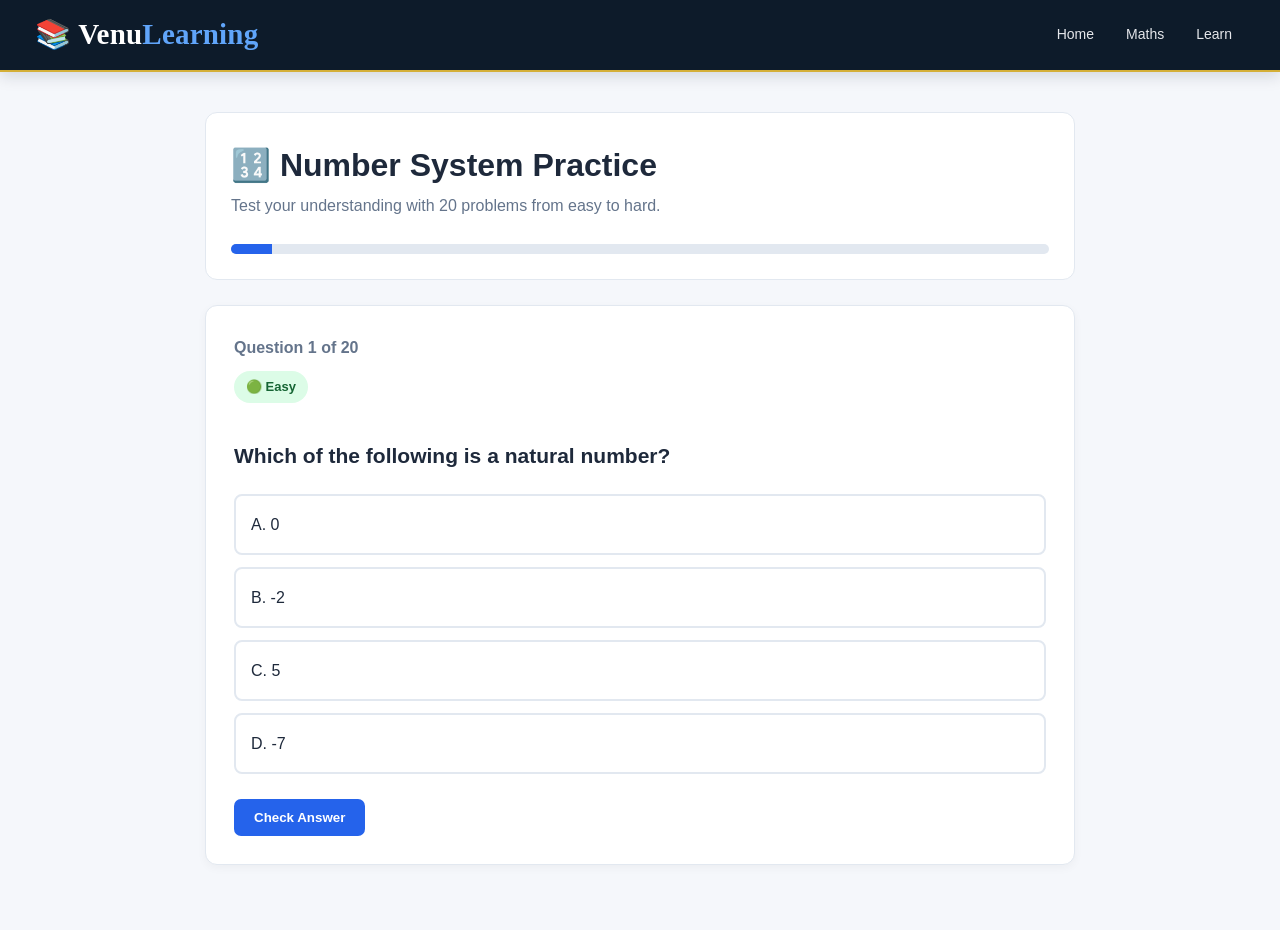
<file: Maths/practice/number-system-practice.html>
<!DOCTYPE html>
<html lang="en">

<head>

    <meta charset="UTF-8">

    <meta name="viewport"
          content="width=device-width, initial-scale=1.0">

    <title>Number System Practice | Venu Learning</title>

    <link rel="stylesheet" href="../../style.css">

    <style>

        .practice-header {
            background: white;
            padding: 25px;
            border-radius: 12px;
            margin-bottom: 25px;
            border: 1px solid #e2e8f0;
        }

        .progress-container {
            width: 100%;
            height: 10px;
            background: #e2e8f0;
            border-radius: 10px;
            overflow: hidden;
            margin-top: 15px;
        }

        .progress-bar {
            height: 100%;
            width: 5%;
            background: #2563eb;
            transition: width 0.3s;
        }

        .question-number {
            color: #64748b;
            font-weight: bold;
            margin-bottom: 10px;
        }

        .difficulty {
            display: inline-block;
            padding: 5px 12px;
            border-radius: 20px;
            font-size: 13px;
            font-weight: bold;
            margin-bottom: 15px;
        }

        .easy {
            background: #dcfce7;
            color: #166534;
        }

        .medium {
            background: #fef3c7;
            color: #92400e;
        }

        .hard {
            background: #fee2e2;
            color: #991b1b;
        }

        .question-text {
            font-size: 21px;
            font-weight: bold;
            margin: 20px 0;
        }

        .options {
            display: grid;
            gap: 12px;
            margin-top: 20px;
        }

        .option {
            background: white;
            border: 2px solid #e2e8f0;
            padding: 15px;
            border-radius: 8px;
            cursor: pointer;
            transition: 0.2s;
        }

        .option:hover {
            border-color: #2563eb;
            background: #eff6ff;
        }

        .option.selected {
            border-color: #2563eb;
            background: #dbeafe;
        }

        .option.correct {
            border-color: #16a34a;
            background: #dcfce7;
        }

        .option.wrong {
            border-color: #dc2626;
            background: #fee2e2;
        }

        .feedback {
            display: none;
            padding: 18px;
            margin-top: 20px;
            border-radius: 8px;
        }

        .feedback.correct-feedback {
            background: #dcfce7;
            color: #166534;
        }

        .feedback.wrong-feedback {
            background: #fee2e2;
            color: #991b1b;
        }

        .solution-box {
            display: none;
            background: #eff6ff;
            padding: 20px;
            margin-top: 15px;
            border-left: 5px solid #2563eb;
            border-radius: 6px;
        }

        .quiz-buttons {
            display: flex;
            gap: 10px;
            margin-top: 25px;
            flex-wrap: wrap;
        }

        .quiz-button {
            border: none;
            padding: 11px 20px;
            border-radius: 7px;
            cursor: pointer;
            font-weight: bold;
        }

        .check-button {
            background: #2563eb;
            color: white;
        }

        .next-button {
            background: #16a34a;
            color: white;
            display: none;
        }

        .restart-button {
            background: #7c3aed;
            color: white;
        }

        .result {
            display: none;
            text-align: center;
            background: white;
            padding: 40px;
            border-radius: 12px;
            border: 1px solid #e2e8f0;
        }

        .score {
            font-size: 48px;
            font-weight: bold;
            color: #2563eb;
            margin: 15px 0;
        }

        @media (max-width: 600px) {

            .question-text {
                font-size: 18px;
            }

        }

    </style>

</head>


<body>


<!-- TOP NAVIGATION -->

<header class="top-header">

    <a href="../../index.html"
       class="logo">

        📚 Venu <span>Learning</span>

    </a>


    <nav class="top-nav">

        <a href="../../index.html">
            Home
        </a>

        <a href="../index.html">
            Maths
        </a>

        <a href="../number-system.html">
            Learn
        </a>

    </nav>

</header>



<div class="main-content">


    <!-- PRACTICE HEADER -->

    <div class="practice-header">

        <h1>
            🔢 Number System Practice
        </h1>

        <p>
            Test your understanding with
            20 problems from easy to hard.
        </p>


        <div class="progress-container">

            <div
                id="progressBar"
                class="progress-bar">
            </div>

        </div>

    </div>



    <!-- QUIZ -->

    <section
        id="quiz"
        class="content-card">


        <div
            id="questionNumber"
            class="question-number">

            Question 1 of 20

        </div>


        <div
            id="difficulty"
            class="difficulty easy">

            🟢 Easy

        </div>


        <div
            id="questionText"
            class="question-text">

        </div>


        <div
            id="options"
            class="options">

        </div>


        <div
            id="feedback"
            class="feedback">

        </div>


        <div
            id="solution"
            class="solution-box">

        </div>


        <div class="quiz-buttons">

            <button
                id="checkButton"
                class="quiz-button check-button"
                onclick="checkAnswer()">

                Check Answer

            </button>


            <button
                id="nextButton"
                class="quiz-button next-button"
                onclick="nextQuestion()">

                Next Question →

            </button>

        </div>


    </section>



    <!-- RESULT -->

    <section
        id="result"
        class="result">


        <h2>
            🎉 Practice Complete!
        </h2>


        <div
            id="score"
            class="score">

            0 / 20

        </div>


        <p id="resultMessage">

        </p>


        <button
            class="quiz-button restart-button"
            onclick="restartQuiz()">

            🔄 Try Again

        </button>


        <br><br>


        <a
            href="../number-system.html"
            class="primary-button">

            ← Back to Number System

        </a>


    </section>


</div>



<script>

const questions = [

    /* =========================
       EASY - 1
    ========================= */

    {
        question: "Which of the following is a natural number?",
        options: ["0", "-2", "5", "-7"],
        answer: 2,
        difficulty: "easy",
        solution:
            "Natural numbers are counting numbers starting from 1. Therefore, 5 is a natural number."
    },


    /* EASY - 2 */

    {
        question: "Which number is neither prime nor composite?",
        options: ["0", "1", "2", "3"],
        answer: 1,
        difficulty: "easy",
        solution:
            "The number 1 has only one positive factor, so it is neither prime nor composite."
    },


    /* EASY - 3 */

    {
        question: "Which number is divisible by 5?",
        options: ["123", "247", "350", "421"],
        answer: 2,
        difficulty: "easy",
        solution:
            "A number is divisible by 5 if its last digit is 0 or 5. 350 ends in 0."
    },


    /* EASY - 4 */

    {
        question: "Which of the following is a prime number?",
        options: ["9", "15", "17", "21"],
        answer: 2,
        difficulty: "easy",
        solution:
            "17 has exactly two factors: 1 and 17. Therefore, it is prime."
    },


    /* EASY - 5 */

    {
        question: "What is the HCF of 8 and 12?",
        options: ["2", "4", "6", "8"],
        answer: 1,
        difficulty: "easy",
        solution:
            "Factors of 8 are 1, 2, 4, 8. Factors of 12 are 1, 2, 3, 4, 6, 12. The greatest common factor is 4."
    },


    /* =========================
       MEDIUM - 6
    ========================= */

    {
        question: "Which number is divisible by 9?",
        options: ["235", "342", "451", "527"],
        answer: 1,
        difficulty: "medium",
        solution:
            "For 342, digit sum = 3 + 4 + 2 = 9. Since 9 is divisible by 9, 342 is divisible by 9."
    },


    /* MEDIUM - 7 */

    {
        question: "Find the LCM of 6 and 8.",
        options: ["12", "18", "24", "48"],
        answer: 2,
        difficulty: "medium",
        solution:
            "Multiples of 6: 6, 12, 18, 24. Multiples of 8: 8, 16, 24. Therefore LCM = 24."
    },


    /* MEDIUM - 8 */

    {
        question: "Find the HCF of 24 and 36.",
        options: ["6", "8", "12", "18"],
        answer: 2,
        difficulty: "medium",
        solution:
            "The common factors include 1, 2, 3, 4, 6 and 12. Therefore HCF = 12."
    },


    /* MEDIUM - 9 */

    {
        question: "Which number is divisible by both 2 and 3?",
        options: ["25", "36", "49", "55"],
        answer: 1,
        difficulty: "medium",
        solution:
            "A number divisible by both 2 and 3 is divisible by 6. 36 is divisible by 6."
    },


    /* MEDIUM - 10 */

    {
        question: "How many factors does 12 have?",
        options: ["4", "5", "6", "8"],
        answer: 2,
        difficulty: "medium",
        solution:
            "Factors of 12 are 1, 2, 3, 4, 6 and 12. Therefore, 12 has 6 factors."
    },


    /* MEDIUM - 11 */

    {
        question: "What is the LCM of 12 and 18?",
        options: ["24", "30", "36", "48"],
        answer: 2,
        difficulty: "medium",
        solution:
            "Multiples of 12 include 12, 24, 36. Multiples of 18 include 18, 36. Therefore LCM = 36."
    },


    /* MEDIUM - 12 */

    {
        question: "Which of these is an irrational number?",
        options: ["1/2", "3", "√2", "0.25"],
        answer: 2,
        difficulty: "medium",
        solution:
            "√2 cannot be expressed as p/q where p and q are integers and q is not zero. Therefore it is irrational."
    },


    /* MEDIUM - 13 */

    {
        question: "What is the smallest prime number?",
        options: ["0", "1", "2", "3"],
        answer: 2,
        difficulty: "medium",
        solution:
            "2 is the smallest prime number and the only even prime number."
    },


    /* MEDIUM - 14 */

    {
        question: "If HCF of two numbers is 6 and their LCM is 72, what is their product?",
        options: ["78", "432", "720", "864"],
        answer: 1,
        difficulty: "medium",
        solution:
            "HCF × LCM = Product of the two numbers. Therefore 6 × 72 = 432."
    },


    /* MEDIUM - 15 */

    {
        question: "Which number is divisible by 10?",
        options: ["125", "230", "345", "457"],
        answer: 1,
        difficulty: "medium",
        solution:
            "A number is divisible by 10 when its last digit is 0. Therefore 230 is divisible by 10."
    },


    /* =========================
       HARD - 16
    ========================= */

    {
        question: "The HCF of two numbers is 12 and their LCM is 420. If one number is 60, find the other.",
        options: ["72", "84", "96", "108"],
        answer: 1,
        difficulty: "hard",
        solution:
            "Using HCF × LCM = Product of numbers: 12 × 420 = 60 × x. Therefore x = 5040 / 60 = 84."
    },


    /* HARD - 17 */

    {
        question: "What is the smallest number which is divisible by 12, 15 and 20?",
        options: ["30", "40", "60", "120"],
        answer: 2,
        difficulty: "hard",
        solution:
            "Prime factors: 12 = 2²×3, 15 = 3×5, 20 = 2²×5. LCM = 2²×3×5 = 60."
    },


    /* HARD - 18 */

    {
        question: "A number leaves remainder 3 when divided by 5. Which could be the number?",
        options: ["22", "25", "28", "30"],
        answer: 2,
        difficulty: "hard",
        solution:
            "28 ÷ 5 gives quotient 5 and remainder 3. Therefore 28 is the correct answer."
    },


    /* HARD - 19 */

    {
        question: "Find the greatest number that divides 43 and 91 leaving the same remainder.",
        options: ["12", "16", "24", "48"],
        answer: 2,
        difficulty: "hard",
        solution:
            "If the same remainder is left, the divisor must divide the difference. 91 - 43 = 48. The greatest suitable divisor is 48."
    },


    /* HARD - 20 */

    {
        question: "Find the least number which when divided by 8, 12 and 15 leaves remainder 5 in each case.",
        options: ["115", "120", "125", "135"],
        answer: 2,
        difficulty: "hard",
        solution:
            "LCM of 8, 12 and 15 = 120. Therefore the required number = 120 + 5 = 125."
    }

];


let currentQuestion = 0;

let score = 0;

let selectedAnswer = null;

let answered = false;



function loadQuestion() {

    const q = questions[currentQuestion];


    document.getElementById("questionNumber")
        .textContent =
        "Question " +
        (currentQuestion + 1) +
        " of " +
        questions.length;


    const difficulty =
        document.getElementById("difficulty");


    if (q.difficulty === "easy") {

        difficulty.textContent = "🟢 Easy";

        difficulty.className =
            "difficulty easy";

    }
    else if (q.difficulty === "medium") {

        difficulty.textContent = "🟡 Medium";

        difficulty.className =
            "difficulty medium";

    }
    else {

        difficulty.textContent = "🔴 Hard";

        difficulty.className =
            "difficulty hard";

    }


    document.getElementById("questionText")
        .textContent = q.question;


    const optionsContainer =
        document.getElementById("options");


    optionsContainer.innerHTML = "";


    q.options.forEach(function(option, index) {

        const div =
            document.createElement("div");

        div.className = "option";

        div.textContent =
            String.fromCharCode(65 + index) +
            ". " +
            option;


        div.onclick = function() {

            selectOption(index, div);

        };


        optionsContainer.appendChild(div);

    });


    document.getElementById("feedback")
        .style.display = "none";


    document.getElementById("solution")
        .style.display = "none";


    document.getElementById("checkButton")
        .style.display = "inline-block";


    document.getElementById("nextButton")
        .style.display = "none";


    selectedAnswer = null;

    answered = false;


    const progress =
        ((currentQuestion + 1)
        / questions.length) * 100;


    document.getElementById("progressBar")
        .style.width = progress + "%";

}



function selectOption(index, element) {

    if (answered) {
        return;
    }


    selectedAnswer = index;


    const options =
        document.querySelectorAll(".option");


    options.forEach(function(option) {

        option.classList.remove("selected");

    });


    element.classList.add("selected");

}



function checkAnswer() {

    if (selectedAnswer === null) {

        alert("Please select an answer first.");

        return;

    }


    if (answered) {
        return;
    }


    answered = true;


    const q = questions[currentQuestion];


    const options =
        document.querySelectorAll(".option");


    options.forEach(function(option, index) {

        if (index === q.answer) {

            option.classList.add("correct");

        }

        if (
            index === selectedAnswer &&
            selectedAnswer !== q.answer
        ) {

            option.classList.add("wrong");

        }

    });


    const feedback =
        document.getElementById("feedback");


    if (selectedAnswer === q.answer) {

        score++;


        feedback.textContent =
            "✅ Correct! Excellent work.";


        feedback.className =
            "feedback correct-feedback";

    }
    else {

        feedback.textContent =
            "❌ Incorrect. Check the solution below.";

        feedback.className =
            "feedback wrong-feedback";

    }


    feedback.style.display = "block";


    const solution =
        document.getElementById("solution");


    solution.innerHTML =
        "<strong>💡 Detailed Solution</strong><br><br>" +
        q.solution;


    solution.style.display = "block";


    document.getElementById("checkButton")
        .style.display = "none";


    document.getElementById("nextButton")
        .style.display = "inline-block";

}



function nextQuestion() {

    currentQuestion++;


    if (currentQuestion >= questions.length) {

        showResult();

        return;

    }


    loadQuestion();

}



function showResult() {

    document.getElementById("quiz")
        .style.display = "none";


    document.getElementById("result")
        .style.display = "block";


    document.getElementById("score")
        .textContent =
        score + " / " + questions.length;


    let message;


    const percentage =
        (score / questions.length) * 100;


    if (percentage >= 90) {

        message =
            "🏆 Excellent! Your number-system skills are very strong.";

    }
    else if (percentage >= 70) {

        message =
            "👏 Very good! Keep practicing to reach the next level.";

    }
    else if (percentage >= 50) {

        message =
            "👍 Good start. Review the concepts and try again.";

    }
    else {

        message =
            "📚 Keep learning and practicing. You will improve.";

    }


    document.getElementById("resultMessage")
        .textContent = message;

}



function restartQuiz() {

    currentQuestion = 0;

    score = 0;

    selectedAnswer = null;

    answered = false;


    document.getElementById("quiz")
        .style.display = "block";


    document.getElementById("result")
        .style.display = "none";


    loadQuestion();

}



loadQuestion();

</script>


</body>

</html>
</file>
<file: style.css>
/* =========================================
   VENU LEARNING - COMMON STYLES
   ========================================= */

* {
    margin: 0;
    padding: 0;
    box-sizing: border-box;
}

html {
    scroll-behavior: smooth;
}

body {
    font-family: Arial, Helvetica, sans-serif;
    background: #f5f7fb;
    color: #1e293b;
    line-height: 1.7;
}

/* =========================================
   HEADER
   ========================================= */

.top-header {
    background: #1e293b;
    color: white;
    height: 65px;

    display: flex;
    align-items: center;
    justify-content: space-between;

    padding: 0 25px;

    position: sticky;
    top: 0;
    z-index: 1000;
}

.logo {
    font-size: 22px;
    font-weight: bold;
    text-decoration: none;
    color: white;
}

.logo span {
    color: #60a5fa;
}

/* =========================================
   NAVIGATION
   ========================================= */

.top-nav {
    display: flex;
    gap: 20px;
}

.top-nav a {
    color: white;
    text-decoration: none;
    font-size: 15px;
}

.top-nav a:hover {
    color: #60a5fa;
}

/* =========================================
   DOCUMENTATION LAYOUT
   ========================================= */

.docs-layout {
    display: flex;
    min-height: calc(100vh - 65px);
}

/* =========================================
   SIDEBAR
   ========================================= */

.sidebar {
    width: 260px;

    background: white;

    border-right: 1px solid #e2e8f0;

    padding: 25px 15px;

    position: sticky;

    top: 65px;

    height: calc(100vh - 65px);

    overflow-y: auto;
}

.sidebar-title {
    font-size: 14px;

    font-weight: bold;

    color: #64748b;

    text-transform: uppercase;

    margin-bottom: 12px;

    padding-left: 10px;
}

.sidebar a {
    display: block;

    padding: 9px 12px;

    margin: 3px 0;

    border-radius: 6px;

    color: #334155;

    text-decoration: none;

    font-size: 14px;
}

.sidebar a:hover {
    background: #eff6ff;

    color: #2563eb;
}

.sidebar a.active {
    background: #dbeafe;

    color: #1d4ed8;

    font-weight: bold;
}

/* =========================================
   MAIN CONTENT
   ========================================= */

.main-content {
    flex: 1;

    max-width: 950px;

    padding: 40px;

    margin: 0 auto;
}

.page-title {
    font-size: 38px;

    margin-bottom: 10px;

    color: #0f172a;
}

.page-description {
    color: #64748b;

    margin-bottom: 35px;
}

/* =========================================
   CONTENT CARDS
   ========================================= */

.content-card {
    background: white;

    padding: 28px;

    border-radius: 12px;

    margin-bottom: 25px;

    border: 1px solid #e2e8f0;

    box-shadow:
        0 3px 10px rgba(0, 0, 0, 0.04);
}

.content-card h2 {
    margin-bottom: 15px;

    color: #0f172a;
}

.content-card h3 {
    margin-top: 20px;

    margin-bottom: 10px;
}

/* =========================================
   FORMULA BOX
   ========================================= */

.formula-box {
    background: #eff6ff;

    border-left: 5px solid #2563eb;

    padding: 18px;

    margin: 15px 0;

    font-size: 18px;

    font-weight: bold;

    border-radius: 6px;
}

/* =========================================
   EXAMPLE BOX
   ========================================= */

.example-box {
    background: #f8fafc;

    border: 1px solid #e2e8f0;

    padding: 20px;

    border-radius: 8px;

    margin: 15px 0;
}

.example-box .answer {
    color: #15803d;

    font-weight: bold;

    margin-top: 10px;
}

/* =========================================
   TIP BOX
   ========================================= */

.tip-box {
    background: #ecfdf5;

    border-left: 5px solid #16a34a;

    padding: 18px;

    margin: 15px 0;

    border-radius: 6px;
}

/* =========================================
   WARNING BOX
   ========================================= */

.warning-box {
    background: #fff7ed;

    border-left: 5px solid #f97316;

    padding: 18px;

    margin: 15px 0;

    border-radius: 6px;
}

/* =========================================
   PRACTICE QUESTIONS
   ========================================= */

.practice-question {
    background: #f8fafc;

    border: 1px solid #e2e8f0;

    padding: 18px;

    margin: 12px 0;

    border-radius: 8px;
}

.solution-button {
    background: #2563eb;

    color: white;

    border: none;

    padding: 8px 15px;

    border-radius: 6px;

    cursor: pointer;

    margin-top: 10px;
}

.solution-button:hover {
    background: #1d4ed8;
}

.solution {
    display: none;

    background: #ecfdf5;

    padding: 15px;

    margin-top: 10px;

    border-radius: 6px;
}

/* =========================================
   SEARCH
   ========================================= */

.search-box {
    width: 100%;

    padding: 12px 15px;

    border: 1px solid #cbd5e1;

    border-radius: 8px;

    font-size: 15px;

    margin-bottom: 20px;
}

.search-box:focus {
    outline: none;

    border-color: #2563eb;

    box-shadow:
        0 0 0 3px rgba(37, 99, 235, 0.1);
}

/* =========================================
   BUTTONS
   ========================================= */

.primary-button {
    display: inline-block;

    background: #2563eb;

    color: white;

    text-decoration: none;

    padding: 10px 18px;

    border-radius: 7px;

    border: none;

    cursor: pointer;
}

.primary-button:hover {
    background: #1d4ed8;
}

/* =========================================
   FOOTER
   ========================================= */

.footer {
    background: #1e293b;

    color: white;

    text-align: center;

    padding: 25px;

    margin-top: 40px;
}

/* =========================================
   MOBILE
   ========================================= */

@media (max-width: 768px) {

    .top-header {
        height: auto;

        padding: 15px;

        flex-direction: column;

        gap: 10px;
    }

    .top-nav {
        flex-wrap: wrap;

        justify-content: center;
    }

    .docs-layout {
        display: block;
    }

    .sidebar {
        width: 100%;

        height: auto;

        position: relative;

        top: 0;

        border-right: none;

        border-bottom: 1px solid #e2e8f0;
    }

    .main-content {
        padding: 20px;
    }

    .page-title {
        font-size: 30px;
    }

}

/* =================================
   HOME PAGE
================================= */

.hero {
    text-align: center;
    padding: 70px 20px;
    background: #f8fafc;
    border-bottom: 1px solid #e2e8f0;
}


.hero h1 {
    font-size: 42px;
    margin-bottom: 20px;
}


.hero h1 span {
    color: #2563eb;
}


.hero p {
    max-width: 750px;
    margin: 0 auto 30px;
    font-size: 18px;
    line-height: 1.7;
    color: #64748b;
}


.home-container {
    max-width: 1100px;
    margin: auto;
    padding: 50px 20px;
}


.section-title {
    text-align: center;
    font-size: 30px;
    margin-bottom: 10px;
}


.section-description {
    text-align: center;
    color: #64748b;
    margin-bottom: 35px;
}


.subject-grid {
    display: grid;
    grid-template-columns:
        repeat(3, 1fr);

    gap: 22px;
}


.subject-card {
    display: block;
    background: white;
    padding: 28px;
    border-radius: 14px;
    border: 1px solid #e2e8f0;

    text-decoration: none;
    color: inherit;

    transition:
        transform 0.2s,
        box-shadow 0.2s;
}


.subject-card:hover {

    transform: translateY(-5px);

    box-shadow:
        0 10px 25px
        rgba(0, 0, 0, 0.08);

}


.subject-icon {
    font-size: 42px;
    margin-bottom: 15px;
}


.subject-card h3 {
    font-size: 21px;
    margin-bottom: 10px;
}


.subject-card p {
    color: #64748b;
    line-height: 1.6;
}


.learn-link {
    display: inline-block;
    margin-top: 15px;

    color: #2563eb;

    font-weight: bold;
}


@media (max-width: 900px) {

    .subject-grid {
        grid-template-columns:
            repeat(2, 1fr);
    }

}


@media (max-width: 600px) {

    .hero h1 {
        font-size: 30px;
    }


    .subject-grid {
        grid-template-columns: 1fr;
    }

}

/* ================================
   VENU LEARNING HOME CARDS
================================ */

.home-container {
    max-width: 1200px;
    margin: 0 auto;
    padding: 50px 20px;
}

.subject-grid {
    display: grid !important;
    grid-template-columns: repeat(3, minmax(0, 1fr)) !important;
    gap: 25px !important;
    width: 100%;
}

.subject-card {
    display: block !important;
    background: #ffffff !important;
    border: 1px solid #dbe3ec !important;
    border-radius: 16px !important;
    padding: 30px !important;
    min-height: 230px !important;
    box-sizing: border-box !important;
    text-decoration: none !important;
    color: #1e293b !important;
    transition: transform 0.2s ease,
                box-shadow 0.2s ease !important;
}

.subject-card:hover {
    transform: translateY(-6px) !important;
    box-shadow: 0 12px 30px rgba(0,0,0,0.10) !important;
}

.subject-icon {
    font-size: 45px !important;
    margin-bottom: 15px !important;
}

.subject-card h3 {
    font-size: 22px !important;
    margin: 0 0 12px 0 !important;
}

.subject-card p {
    font-size: 15px !important;
    line-height: 1.6 !important;
    color: #64748b !important;
    margin: 0 !important;
}

.learn-link {
    display: inline-block !important;
    margin-top: 20px !important;
    color: #2563eb !important;
    font-weight: 600 !important;
}


/* TABLET */

@media (max-width: 900px) {

    .subject-grid {
        grid-template-columns: repeat(2, minmax(0, 1fr)) !important;
    }

}


/* MOBILE */

@media (max-width: 600px) {

    .subject-grid {
        grid-template-columns: 1fr !important;
    }

    .subject-card {
        min-height: auto !important;
    }

}

/* =================================
   COMPARISON TABLE
================================= */

.comparison-table-wrapper {
    width: 100%;
    overflow-x: auto;
    margin: 25px 0;
    border-radius: 10px;
    -webkit-overflow-scrolling: touch;
}

.comparison-table {
    width: 100%;
    min-width: 650px;
    border-collapse: collapse;
    background: #ffffff;
    font-size: 15px;
}

.comparison-table th,
.comparison-table td {
    border: 1px solid #dbe3ec;
    padding: 14px 16px;
    text-align: left;
    vertical-align: top;
}

.comparison-table th {
    background: #f1f5f9;
    font-weight: 700;
    color: #1e293b;
}

.comparison-table td {
    color: #475569;
    line-height: 1.5;
}

.comparison-table tr:nth-child(even) {
    background: #f8fafc;
}

.comparison-table tr:hover {
    background: #eff6ff;
}


/* MOBILE */

@media (max-width: 700px) {

    .comparison-table-wrapper {
        overflow-x: auto;
    }

    .comparison-table {
        min-width: 650px;
        font-size: 14px;
    }

    .comparison-table th,
    .comparison-table td {
        padding: 11px 12px;
    }

}
.comparison-table th,
.comparison-table td {
    border: 1px solid #dbe3ec;
    padding: 12px;
    text-align: left;
}

.comparison-table th {
    background: #f1f5f9;
    font-weight: 700;
}

.comparison-table tr:nth-child(even) {
    background: #f8fafc;
}

.output-box {
    background: #0f172a;
    color: #ffffff;
    padding: 18px;
    border-radius: 8px;
    font-family: monospace;
    margin: 15px 0;
}

/* Pointer Memory Diagram */

.pointer-memory-diagram {
    display: flex;
    align-items: center;
    justify-content: center;
    gap: 30px;
    margin: 30px auto;
    padding: 25px;
    width: 100%;
    box-sizing: border-box;
}

.pointer-memory-box {
    text-align: center;
    min-width: 150px;
}

.pm-title {
    font-size: 24px;
    font-weight: bold;
    margin-bottom: 10px;
}

.pm-box {
    width: 120px;
    height: 60px;
    margin: 0 auto;
    border: 2px solid currentColor;
    border-radius: 6px;

    display: flex;
    align-items: center;
    justify-content: center;

    font-size: 22px;
    font-weight: bold;
}

.pm-address {
    margin-top: 10px;
    font-size: 14px;
}

.pm-connection {
    display: flex;
    flex-direction: column;
    align-items: center;
    justify-content: center;
    min-width: 180px;
}

.pm-line {
    font-family: monospace;
    font-size: 22px;
    white-space: nowrap;
}

.pm-text {
    font-size: 14px;
    margin-top: 5px;
}


/* Mobile */

@media (max-width: 600px) {

    .pointer-memory-diagram {
        flex-direction: column;
        gap: 20px;
    }

    .pm-connection {
        transform: rotate(90deg);
    }

    .pm-text {
        transform: rotate(-90deg);
    }

}

/* Union Memory Diagram */

.union-memory-diagram {
    width: 100%;
    max-width: 500px;
    margin: 30px auto;
    text-align: center;
}

.union-title {
    font-size: 22px;
    font-weight: bold;
    margin-bottom: 12px;
}

.union-memory-box {
    border: 3px solid currentColor;
    border-radius: 8px;
    padding: 20px;
    width: 280px;
    margin: 0 auto;
    box-sizing: border-box;
}

.union-shared-label {
    font-size: 18px;
    font-weight: bold;
    margin-bottom: 15px;
}

.union-member {
    border: 1px solid currentColor;
    border-radius: 5px;
    padding: 8px;
    margin: 7px 0;
    font-family: monospace;
    font-weight: bold;
}

.union-note {
    margin-top: 15px;
    font-size: 14px;
    font-style: italic;
}

@media (max-width: 600px) {

    .union-memory-box {
        width: 90%;
        max-width: 280px;
    }

}

/* Dynamic Memory Diagrams */

.memory-diagram {
    width: 100%;
    max-width: 600px;
    margin: 30px auto;
    text-align: center;
}

.memory-section {
    border: 2px solid currentColor;
    border-radius: 8px;
    padding: 15px;
    margin: 10px auto;
    display: flex;
    flex-direction: column;
    gap: 8px;
    box-sizing: border-box;
}

.memory-section strong {
    font-size: 18px;
}

.memory-section span {
    font-family: monospace;
    font-weight: bold;
}

@media (max-width: 600px) {

    .memory-diagram {
        width: 95%;
    }

}

/* Bitwise Programming */

.bit-row {
    display: flex;
    justify-content: center;
    gap: 6px;
    margin: 20px auto 8px;
    flex-wrap: wrap;
}

.bit-box {
    width: 42px;
    height: 42px;
    border: 2px solid currentColor;
    border-radius: 6px;
    display: flex;
    align-items: center;
    justify-content: center;
    font-family: monospace;
    font-size: 20px;
    font-weight: bold;
}

.bit-label {
    text-align: center;
    font-size: 14px;
    margin-bottom: 25px;
}

.bit-operation {
    width: 100%;
    max-width: 500px;
    margin: 25px auto;
    font-family: monospace;
}

.bit-line {
    display: grid;
    grid-template-columns: 100px 1fr;
    gap: 20px;
    padding: 8px 12px;
    border-bottom: 1px solid currentColor;
    text-align: right;
}

.bit-line span:first-child {
    text-align: left;
}

.operator-line {
    font-weight: bold;
    border-top: 2px solid currentColor;
}

@media (max-width: 600px) {

    .bit-box {
        width: 34px;
        height: 34px;
        font-size: 17px;
    }

    .bit-line {
        grid-template-columns: 80px 1fr;
        gap: 10px;
        font-size: 14px;
    }

}


/* =================================
   C PRACTICE LEVEL BUTTONS
================================= */

.content-card .practice-level-button {
    width: 70%;
    max-width: 700px;
    margin: 10px auto;
    padding: 14px 18px;
    display: block;
    box-sizing: border-box;
    text-align: left;
    font-size: 16px;
    font-weight: 600;
    cursor: pointer;
}

/* =========================================
   CODEBHAVYA BRAND DESIGN
   ========================================= */

:root {
    --cb-navy: #0D1B2A;
    --cb-navy-light: #1B2A41;
    --cb-gold: #D4AF37;
    --cb-gold-light: #F5D76E;
    --cb-white: #FFFFFF;
    --cb-light: #F8FAFC;
    --cb-text: #1E293B;
    --cb-muted: #64748B;
}


/* =========================================
   CODEBHAVYA HEADER
   ========================================= */

.top-header {
    background: var(--cb-navy);
    height: 72px;
    padding: 0 35px;
    border-bottom: 2px solid var(--cb-gold);
}


.logo {
    font-family: Georgia, "Times New Roman", serif;
    font-size: 27px;
    font-weight: 700;
    letter-spacing: 0.3px;
}


.logo-code {
    color: var(--cb-white);
}


.logo-bhavya {
    color: var(--cb-gold);
}


.top-nav {
    gap: 22px;
}


.top-nav a {
    font-size: 14px;
    font-weight: 500;
    transition: color 0.2s ease;
}


.top-nav a:hover {
    color: var(--cb-gold-light);
}


/* =========================================
   CODEBHAVYA HERO
   ========================================= */

.codebhavya-hero {
    position: relative;
    background:
        linear-gradient(
            135deg,
            #0D1B2A 0%,
            #16283D 55%,
            #1B2A41 100%
        );

    color: white;

    min-height: 520px;

    display: flex;
    align-items: center;
    justify-content: center;

    padding: 80px 20px;

    overflow: hidden;
}


/* Decorative gold glow */

.codebhavya-hero::before {
    content: "";

    position: absolute;

    width: 350px;
    height: 350px;

    border: 1px solid rgba(212, 175, 55, 0.25);

    border-radius: 50%;

    top: -150px;
    right: -100px;
}


.codebhavya-hero::after {
    content: "";

    position: absolute;

    width: 250px;
    height: 250px;

    border: 1px solid rgba(212, 175, 55, 0.18);

    border-radius: 50%;

    bottom: -120px;
    left: -80px;
}


.hero-content {
    position: relative;
    z-index: 2;

    max-width: 850px;

    text-align: center;
}


.hero-small-title {
    color: var(--cb-gold-light);

    font-size: 14px;

    font-weight: 700;

    letter-spacing: 4px;

    margin-bottom: 15px;
}


.hero h1 {
    margin-bottom: 10px;

    font-size: 58px;
}


.hero-brand {
    color: white;

    font-family:
        Georgia,
        "Times New Roman",
        serif;
}


.hero h2 {
    color: var(--cb-gold);

    font-family:
        Georgia,
        "Times New Roman",
        serif;

    font-size: 25px;

    font-weight: 500;

    margin-bottom: 25px;
}


.hero-description {
    max-width: 720px;

    margin: 0 auto 32px;

    color: #D8E0EA;

    font-size: 17px;

    line-height: 1.8;
}


/* =========================================
   HERO BUTTONS
   ========================================= */

.hero-buttons {
    display: flex;

    justify-content: center;

    gap: 15px;

    flex-wrap: wrap;
}


.hero-buttons .primary-button {
    background: var(--cb-gold);

    color: var(--cb-navy);

    font-weight: 700;

    padding: 12px 24px;

    border-radius: 7px;

    transition:
        transform 0.2s ease,
        background 0.2s ease;
}


.hero-buttons .primary-button:hover {
    background: var(--cb-gold-light);

    transform: translateY(-2px);
}


.secondary-button {
    display: inline-block;

    padding: 11px 24px;

    border: 1px solid var(--cb-gold);

    border-radius: 7px;

    color: white;

    text-decoration: none;

    font-weight: 600;

    transition:
        background 0.2s ease,
        color 0.2s ease;
}


.secondary-button:hover {
    background: var(--cb-gold);

    color: var(--cb-navy);
}


/* =========================================
   SECTION LABEL
   ========================================= */

.section-label {
    text-align: center;

    color: #A98220;

    font-size: 12px;

    font-weight: 700;

    letter-spacing: 3px;

    margin-bottom: 8px;
}


/* =========================================
   LEARNING CARDS
   ========================================= */

.subject-card {
    position: relative;

    border-top: 4px solid transparent !important;

    transition:
        transform 0.25s ease,
        box-shadow 0.25s ease,
        border-color 0.25s ease !important;
}


.subject-card:hover {
    border-top-color: var(--cb-gold) !important;

    transform: translateY(-7px) !important;

    box-shadow:
        0 15px 35px rgba(13, 27, 42, 0.12) !important;
}


.subject-icon {
    width: 62px;
    height: 62px;

    display: flex;

    align-items: center;
    justify-content: center;

    background: #F8F3E4;

    border-radius: 12px;

    font-size: 32px !important;

    margin-bottom: 18px !important;
}


.subject-card h3 {
    color: var(--cb-navy);

    font-family:
        Georgia,
        "Times New Roman",
        serif;
}


.learn-link {
    color: #A98220 !important;
}


/* =========================================
   WHY CODEBHAVYA
   ========================================= */

.why-codebhavya {
    background: var(--cb-navy);

    color: white;

    padding: 75px 20px;

    margin-top: 30px;
}


.why-container {
    max-width: 1100px;

    margin: auto;

    text-align: center;
}


.why-container .section-label {
    color: var(--cb-gold-light);
}


.why-container h2 {
    font-family:
        Georgia,
        "Times New Roman",
        serif;

    font-size: 34px;

    margin-bottom: 12px;
}


.why-container > p:not(.section-label) {
    color: #CBD5E1;

    margin-bottom: 40px;
}


/* =========================================
   LEARNING STEPS
   ========================================= */

.learning-steps {
    display: grid;

    grid-template-columns:
        repeat(4, 1fr);

    gap: 20px;
}


.learning-step {
    padding: 25px 20px;

    border:
        1px solid
        rgba(212, 175, 55, 0.35);

    border-radius: 12px;

    background:
        rgba(255, 255, 255, 0.04);
}


.learning-step span {
    display: block;

    color: var(--cb-gold);

    font-size: 14px;

    font-weight: bold;

    margin-bottom: 12px;
}


.learning-step h3 {
    font-family:
        Georgia,
        "Times New Roman",
        serif;

    font-size: 21px;

    margin-bottom: 8px;
}


.learning-step p {
    color: #CBD5E1;

    font-size: 14px;

    line-height: 1.6;
}


/* =========================================
   CODEBHAVYA FOOTER
   ========================================= */

.footer {
    background: #08131F;

    padding: 35px 20px;

    margin-top: 0;
}


.footer-brand {
    font-family:
        Georgia,
        "Times New Roman",
        serif;

    font-size: 25px;

    font-weight: bold;

    margin-bottom: 5px;
}


.footer-brand span {
    color: var(--cb-gold);
}


.footer-tagline {
    color: #CBD5E1;

    font-size: 14px;

    margin-bottom: 15px;
}


.footer-copy {
    color: #94A3B8;

    font-size: 13px;
}


/* =========================================
   MOBILE
   ========================================= */

@media (max-width: 900px) {

    .learning-steps {
        grid-template-columns:
            repeat(2, 1fr);
    }

}


@media (max-width: 768px) {

    .top-header {
        height: auto;

        padding: 15px 20px;

        gap: 14px;
    }


    .logo {
        font-size: 25px;
    }


    .top-nav {
        gap: 12px 18px;
    }


    .top-nav a {
        font-size: 13px;
    }


    .codebhavya-hero {
        min-height: 500px;

        padding: 65px 20px;
    }


    .hero h1 {
        font-size: 44px;
    }


    .hero h2 {
        font-size: 21px;
    }


    .hero-description {
        font-size: 15px;
    }

}


@media (max-width: 600px) {

    .hero h1 {
        font-size: 38px;
    }


    .hero h2 {
        font-size: 19px;
    }


    .learning-steps {
        grid-template-columns: 1fr;
    }


    .why-container h2 {
        font-size: 28px;
    }

}

/* =========================================
   CODEBHAVYA LEARNING JOURNEY
   ========================================= */

.approach-description {
    color: #CBD5E1;
    max-width: 650px;
    margin: 0 auto 45px;
    font-size: 16px;
}


/* Journey container */

.learning-journey {
    max-width: 1050px;
    margin: 0 auto;

    display: flex;
    align-items: center;
    justify-content: center;
}


/* Individual step */

.journey-step {
    width: 220px;
    min-height: 235px;

    padding: 20px 15px;

    text-align: center;

    border: 1px solid rgba(212, 175, 55, 0.35);

    border-radius: 14px;

    background: rgba(255, 255, 255, 0.04);

    transition:
        transform 0.25s ease,
        background 0.25s ease,
        border-color 0.25s ease;
}


.journey-step:hover {
    transform: translateY(-6px);

    background: rgba(255, 255, 255, 0.08);

    border-color: #D4AF37;
}


/* Number */

.journey-number {
    color: #D4AF37;

    font-size: 13px;

    font-weight: 700;

    letter-spacing: 2px;

    margin-bottom: 12px;
}


/* Icon */

.journey-icon {
    width: 58px;
    height: 58px;

    margin: 0 auto 15px;

    display: flex;

    align-items: center;
    justify-content: center;

    border-radius: 50%;

    background: #F8F3E4;

    font-size: 27px;
}


/* Heading */

.journey-step h3 {
    color: white;

    font-family:
        Georgia,
        "Times New Roman",
        serif;

    font-size: 22px;

    margin-bottom: 10px;
}


/* Description */

.journey-step p {
    color: #CBD5E1;

    font-size: 14px;

    line-height: 1.6;

    margin: 0;
}


/* Connecting line */

.journey-line {
    width: 45px;

    height: 2px;

    background: #D4AF37;

    position: relative;

    flex-shrink: 0;
}


/* Arrow */

.journey-line::after {
    content: "";

    position: absolute;

    right: -1px;

    top: -4px;

    width: 8px;
    height: 8px;

    border-top: 2px solid #D4AF37;
    border-right: 2px solid #D4AF37;

    transform: rotate(45deg);
}


/* =========================================
   MOBILE
   ========================================= */

@media (max-width: 950px) {

    .learning-journey {
        flex-wrap: wrap;

        gap: 20px;
    }

    .journey-line {
        display: none;
    }

}


@media (max-width: 600px) {

    .learning-journey {
        flex-direction: column;

        gap: 20px;
    }


    .journey-step {
        width: 100%;

        max-width: 350px;
    }

}

/* =========================================
   CODEBHAVYA PREMIUM BRAND
   ========================================= */

.logo {
    font-family: Georgia, "Times New Roman", serif;
    font-size: 29px;
    font-weight: 700;
    letter-spacing: 0.2px;
    text-decoration: none;
}


/* Code */

.logo-code {
    color: #F8FAFC;
}


/* Bhavya */

.logo-bhavya {
    background: linear-gradient(
        90deg,
        #D4AF37,
        #F5D76E,
        #D4AF37
    );

    -webkit-background-clip: text;
    -webkit-text-fill-color: transparent;

    background-clip: text;

    font-weight: 700;
}


/* Mobile */

@media (max-width: 600px) {

    .logo {
        font-size: 25px;
    }

}

/* =========================================
   CODEBHAVYA PREMIUM SUBJECT CARDS
   ========================================= */

.subject-grid {
    max-width: 1150px;
    margin: 40px auto 0;

    display: grid;

    grid-template-columns:
        repeat(3, 1fr);

    gap: 24px;
}


/* Card */

.subject-card {
    position: relative;

    min-height: 285px;

    padding: 30px 26px;

    background: #FFFFFF;

    border: 1px solid #E5E7EB;

    border-radius: 16px;

    text-decoration: none;

    overflow: hidden;

    box-shadow:
        0 5px 18px rgba(13, 27, 42, 0.06);

    transition:
        transform 0.25s ease,
        box-shadow 0.25s ease,
        border-color 0.25s ease;
}


/* Gold top accent */

.subject-card::before {
    content: "";

    position: absolute;

    top: 0;
    left: 0;

    width: 100%;
    height: 4px;

    background: #D4AF37;

    transform: scaleX(0);

    transform-origin: left;

    transition: transform 0.3s ease;
}


/* Hover */

.subject-card:hover {
    transform: translateY(-7px);

    border-color: #D4AF37;

    box-shadow:
        0 15px 35px rgba(13, 27, 42, 0.12);
}


.subject-card:hover::before {
    transform: scaleX(1);
}


/* Icon */

.subject-icon {
    width: 64px;
    height: 64px;

    display: flex;

    align-items: center;
    justify-content: center;

    margin-bottom: 20px;

    background: #F8F3E4;

    border: 1px solid #E8D9A8;

    border-radius: 14px;

    font-size: 30px;
}


/* Heading */

.subject-card h3 {
    margin: 0 0 12px;

    color: #0D1B2A;

    font-family:
        Georgia,
        "Times New Roman",
        serif;

    font-size: 22px;

    line-height: 1.3;
}


/* Description */

.subject-card p {
    margin: 0;

    color: #64748B;

    font-size: 14px;

    line-height: 1.7;
}


/* Learn link */

.subject-card .learn-link {
    display: inline-block;

    margin-top: 22px;

    color: #A98220;

    font-size: 14px;

    font-weight: 700;

    transition:
        color 0.2s ease,
        transform 0.2s ease;
}


.subject-card:hover .learn-link {
    color: #8B6B16;

    transform: translateX(4px);
}


/* =========================================
   RESPONSIVE CARDS
   ========================================= */

@media (max-width: 950px) {

    .subject-grid {
        grid-template-columns:
            repeat(2, 1fr);
    }

}


@media (max-width: 600px) {

    .subject-grid {
        grid-template-columns: 1fr;

        gap: 18px;

        margin-top: 30px;
    }


    .subject-card {
        min-height: auto;

        padding: 25px 22px;
    }

}

/* =========================================
   CODEBHAVYA PREMIUM NAVIGATION
   ========================================= */

.top-header {
    display: flex;
    align-items: center;
    justify-content: space-between;

    position: sticky;
    top: 0;
    z-index: 1000;

    background: #0D1B2A;

    padding: 0 35px;

    min-height: 72px;

    border-bottom: 2px solid #D4AF37;

    box-shadow:
        0 4px 15px rgba(13, 27, 42, 0.15);
}


/* Logo */

.logo {
    flex-shrink: 0;

    white-space: nowrap;

    font-family:
        Georgia,
        "Times New Roman",
        serif;

    font-size: 29px;

    font-weight: 700;

    text-decoration: none;
}


/* Navigation */

.top-nav {
    display: flex;

    align-items: center;

    justify-content: flex-end;

    gap: 6px;
}


/* Navigation links */

.top-nav a {
    position: relative;

    padding: 9px 13px;

    color: #E5E7EB;

    text-decoration: none;

    font-size: 14px;

    font-weight: 500;

    border-radius: 6px;

    transition:
        color 0.2s ease,
        background 0.2s ease;
}


/* Hover */

.top-nav a:hover {
    color: #F5D76E;

    background:
        rgba(212, 175, 55, 0.08);
}


/* Gold underline */

.top-nav a::after {
    content: "";

    position: absolute;

    left: 13px;
    right: 13px;

    bottom: 3px;

    height: 2px;

    background: #D4AF37;

    transform: scaleX(0);

    transform-origin: center;

    transition: transform 0.2s ease;
}


.top-nav a:hover::after {
    transform: scaleX(1);
}


/* =========================================
   ACTIVE PAGE
   ========================================= */

.top-nav a.active {
    color: #F5D76E;

    font-weight: 700;
}


.top-nav a.active::after {
    transform: scaleX(1);
}


/* =========================================
   MOBILE NAVIGATION
   ========================================= */

@media (max-width: 850px) {

    .top-header {
        flex-direction: column;

        justify-content: center;

        gap: 10px;

        padding: 14px 15px;
    }


    .top-nav {
        width: 100%;

        justify-content: center;

        flex-wrap: wrap;

        gap: 4px;
    }


    .top-nav a {
        padding: 8px 10px;

        font-size: 13px;
    }

}


@media (max-width: 500px) {

    .logo {
        font-size: 25px;
    }


    .top-nav {
        gap: 2px;
    }


    .top-nav a {
        padding: 7px 8px;

        font-size: 12px;
    }

}

<h1 class="hero-brand">
    <span class="hero-code">Code</span><span class="hero-bhavya">Bhavya</span>
</h1>

/* =========================================
   FINAL CODEBHAVYA HERO BRAND FIX
   ========================================= */

.codebhavya-hero h1.hero-brand {
    font-family: Georgia, "Times New Roman", serif !important;
    font-size: 58px !important;
    font-weight: 700 !important;
    color: #F8FAFC !important;
}


/* CODE */

.codebhavya-hero h1.hero-brand .hero-code {
    color: #B8D8F0 !important;

    background: none !important;

    -webkit-text-fill-color: #B8D8F0 !important;
}


/* BHAVYA */

.codebhavya-hero h1.hero-brand .hero-bhavya {
    background: linear-gradient(
        90deg,
        #D4AF37,
        #F5D76E,
        #D4AF37
    ) !important;

    -webkit-background-clip: text !important;
    background-clip: text !important;

    -webkit-text-fill-color: transparent !important;

    color: transparent !important;
}


/* MOBILE */

@media (max-width: 768px) {

    .codebhavya-hero h1.hero-brand {
        font-size: 44px !important;
    }

}


@media (max-width: 600px) {

    .codebhavya-hero h1.hero-brand {
        font-size: 38px !important;
    }

}

/* =========================================
   CODEBHAVYA JOURNEY CARD UNIFORMITY
   ========================================= */

.learning-journey {
    display: flex;
    align-items: center;
    justify-content: center;
    width: 100%;
}


/* All four cards exactly same size */

.journey-step {
    width: 220px;
    height: 245px;
    min-width: 220px;
    min-height: 245px;

    box-sizing: border-box;

    padding: 20px 18px;

    display: flex;
    flex-direction: column;
    align-items: center;

    text-align: center;

    border: 1px solid rgba(212, 175, 55, 0.35);

    border-radius: 14px;

    background: rgba(255, 255, 255, 0.04);

    transition:
        transform 0.25s ease,
        background 0.25s ease,
        border-color 0.25s ease;
}


/* Number */

.journey-number {
    height: 18px;

    margin-bottom: 10px;

    flex-shrink: 0;
}


/* Icon */

.journey-icon {
    width: 58px;
    height: 58px;

    margin-bottom: 14px;

    flex-shrink: 0;

    display: flex;
    align-items: center;
    justify-content: center;

    border-radius: 50%;

    background: #F8F3E4;

    font-size: 27px;
}


/* Heading area */

.journey-step h3 {
    height: 28px;

    margin: 0 0 10px;

    display: flex;
    align-items: center;
    justify-content: center;

    color: #FFFFFF;

    font-family:
        Georgia,
        "Times New Roman",
        serif;

    font-size: 21px;
}


/* Description area */

.journey-step p {
    height: 68px;

    margin: 0;

    display: flex;
    align-items: flex-start;
    justify-content: center;

    color: #CBD5E1;

    font-size: 14px;

    line-height: 1.6;
}


/* Connecting arrows */

.journey-line {
    width: 42px;
    height: 2px;

    flex-shrink: 0;

    background: #D4AF37;

    position: relative;
}


/* =========================================
   HOVER
   ========================================= */

.journey-step:hover {
    transform: translateY(-6px);

    background: rgba(255, 255, 255, 0.08);

    border-color: #D4AF37;
}


/* =========================================
   TABLET
   ========================================= */

@media (max-width: 950px) {

    .learning-journey {
        flex-wrap: wrap;
        gap: 20px;
    }

    .journey-line {
        display: none;
    }

}


/* =========================================
   MOBILE
   ========================================= */

@media (max-width: 600px) {

    .learning-journey {
        flex-direction: column;
        gap: 20px;
    }

    .journey-step {
        width: 100%;
        max-width: 350px;

        min-width: 0;
    }

}

/* =========================================
   CODEBHAVYA BRAND COLOR CONSISTENCY
   ========================================= */

:root {
    --codebhavya-code-blue: #B8D8F0;
}


/* Header Code */

.logo .logo-code {
    color: var(--codebhavya-code-blue) !important;
    -webkit-text-fill-color: var(--codebhavya-code-blue) !important;
}


/* Hero Code */

.codebhavya-hero .hero-code {
    color: var(--codebhavya-code-blue) !important;
    -webkit-text-fill-color: var(--codebhavya-code-blue) !important;

    background: none !important;
}

/* =========================================
   CODEBHAVYA FOOTER BRAND
   ========================================= */

.footer-brand {
    font-family: Georgia, "Times New Roman", serif;
    font-size: 25px;
    font-weight: 700;
    margin-bottom: 5px;
}


/* Code */

.footer-code {
    color: #B8D8F0 !important;
}


/* Bhavya */

.footer-bhavya {
    background: linear-gradient(
        90deg,
        #D4AF37,
        #F5D76E,
        #D4AF37
    );

    -webkit-background-clip: text;
    background-clip: text;

    -webkit-text-fill-color: transparent;

    color: transparent;
}


/* Footer tagline */

.footer-tagline {
    color: #CBD5E1;
}


/* Copyright */

.footer-copy {
    color: #94A3B8;
}

/* =========================================
   FINAL FOOTER BRAND COLOR FIX
   ========================================= */

/* Code = Light Blue */
.footer-brand .footer-code {
    color: #B8D8F0 !important;

    background: none !important;

    -webkit-background-clip: initial !important;
    background-clip: initial !important;

    -webkit-text-fill-color: #B8D8F0 !important;
}


/* Bhavya = Gold */
.footer-brand .footer-bhavya {
    background: linear-gradient(
        90deg,
        #D4AF37,
        #F5D76E,
        #D4AF37
    ) !important;

    -webkit-background-clip: text !important;
    background-clip: text !important;

    -webkit-text-fill-color: transparent !important;

    color: transparent !important;
}

/* ================= FOOTER ================= */

.footer {
    margin-top: 0;
    padding: 40px 8% 20px;
    text-align: center;
}


.footer-brand h2 {
    font-size: 32px;
    margin-bottom: 8px;
}


.footer-brand p {
    font-size: 16px;
    margin-bottom: 35px;
}


.footer-container {
    display: flex;
    justify-content: center;
    gap: 100px;
    text-align: left;
    flex-wrap: wrap;
}


.footer-section {
    min-width: 150px;
}


.footer-section h3 {
    margin-bottom: 15px;
    font-size: 18px;
}


.footer-section a {
    display: block;
    text-decoration: none;
    margin-bottom: 10px;
}


.footer-bottom {
    margin-top: 35px;
    padding-top: 15px;
}


.footer-bottom p {
    font-size: 14px;
}


/* Mobile Responsive */

@media(max-width:768px){

    .footer-container{
        flex-direction:column;
        align-items:center;
        text-align:center;
        gap:30px;
    }

}

/* Ensure the footer brand matches the header perfectly */
.footer-brand .logo {
    font-family: Georgia, "Times New Roman", serif !important;
    font-weight: 700 !important;
    letter-spacing: 0.2px !important;
    display: inline-block;
    margin-bottom: 8px; /* Matches your footer's spacing layout */
}

/* Force the text-fill effects to render properly in the footer */
.footer-brand .logo-code {
    color: #B8D8F0 !important;
    -webkit-text-fill-color: #F8FAFC !important;
}

.footer-brand .logo-bhavya {
    background: linear-gradient(
        90deg,
        #D4AF37,
        #F5D76E,
        #D4AF37
    ) !important;
    -webkit-background-clip: text !important;
    background-clip: text !important;
    -webkit-text-fill-color: transparent !important;
    color: transparent !important;
}

/* =========================================
   TAGLINE GRADIENT COLOR TREATMENT
   ========================================= */

.hero-gradient-tagline,
.footer-gradient-tagline {
    background: linear-gradient(
        90deg,
        #D4AF37,
        #F5D76E,
        #D4AF37
    ) !important;

    -webkit-background-clip: text !important;
    background-clip: text !important;

    -webkit-text-fill-color: transparent !important;
    color: transparent !important;
    
    display: inline-block; /* Essential for the gradient clip effect */
    font-weight: 600 !important;
}

/* Specific spacing adjustments so they sit nicely in their sections */
.hero-gradient-tagline {
    font-family: Georgia, "Times New Roman", serif !important;
    font-size: 25px !important;
    margin-bottom: 25px !important;
}

.footer-gradient-tagline {
    font-size: 16px !important;
    margin-bottom: 35px !important;
}

/* =========================================
   CODEBHAVYA PROFESSIONAL FOOTER
   ========================================= */

.footer {
    background: #08131F;

    color: #FFFFFF;

    padding: 55px 30px 0;

    margin-top: 0;
}


/* Main footer */

.footer-container {
    max-width: 1150px;

    margin: 0 auto;

    display: grid;

    grid-template-columns:
        2fr 1fr 1.2fr 1fr;

    gap: 45px;

    padding-bottom: 45px;
}


/* =========================================
   BRAND SECTION
   ========================================= */

.footer-brand-section {
    max-width: 350px;
}


.footer-brand {
    font-family:
        Georgia,
        "Times New Roman",
        serif;

    font-size: 28px;

    font-weight: 700;

    margin-bottom: 8px;
}


/* Code */

.footer-brand .footer-code {
    color: #B8D8F0 !important;

    background: none !important;

    -webkit-background-clip: initial !important;
    background-clip: initial !important;

    -webkit-text-fill-color: #B8D8F0 !important;
}


/* Bhavya */

.footer-brand .footer-bhavya {
    background: linear-gradient(
        90deg,
        #D4AF37,
        #F5D76E,
        #D4AF37
    );

    -webkit-background-clip: text;

    background-clip: text;

    -webkit-text-fill-color: transparent;

    color: transparent;
}


/* Tagline */

.footer-tagline {
    color: #D4AF37;

    font-family:
        Georgia,
        "Times New Roman",
        serif;

    font-size: 15px;

    line-height: 1.6;

    margin-bottom: 12px;
}


/* Description */

.footer-description {
    color: #94A3B8;

    font-size: 14px;

    line-height: 1.7;

    margin: 0;
}


/* =========================================
   FOOTER COLUMNS
   ========================================= */

.footer-column {
    display: flex;

    flex-direction: column;

    align-items: flex-start;
}


.footer-column h3 {
    color: #FFFFFF;

    font-family:
        Georgia,
        "Times New Roman",
        serif;

    font-size: 17px;

    margin: 3px 0 18px;

    position: relative;
}


/* Small gold line */

.footer-column h3::after {
    content: "";

    display: block;

    width: 28px;

    height: 2px;

    background: #D4AF37;

    margin-top: 7px;
}


.footer-column a {
    color: #94A3B8;

    text-decoration: none;

    font-size: 14px;

    line-height: 1.5;

    margin-bottom: 11px;

    transition:
        color 0.2s ease,
        transform 0.2s ease;
}


.footer-column a:hover {
    color: #F5D76E;

    transform: translateX(3px);
}


/* =========================================
   FOOTER BOTTOM
   ========================================= */

.footer-bottom {
    max-width: 1150px;

    margin: 0 auto;

    padding: 20px 0;

    border-top: 1px solid
        rgba(255, 255, 255, 0.10);

    display: flex;

    align-items: center;

    justify-content: space-between;

    gap: 20px;
}


.footer-bottom p {
    color: #64748B;

    font-size: 12px;

    margin: 0;
}


/* =========================================
   TABLET
   ========================================= */

@media (max-width: 900px) {

    .footer-container {
        grid-template-columns:
            1.5fr 1fr 1fr;

        gap: 35px;
    }

    .footer-brand-section {
        grid-column: 1 / -1;

        max-width: 600px;
    }

}


/* =========================================
   MOBILE
   ========================================= */

@media (max-width: 600px) {

    .footer {
        padding: 45px 22px 0;
    }


    .footer-container {
        grid-template-columns: 1fr;

        gap: 30px;

        padding-bottom: 35px;
    }


    .footer-brand-section {
        grid-column: auto;

        max-width: 100%;
    }


    .footer-column h3 {
        margin-bottom: 14px;
    }


    .footer-bottom {
        flex-direction: column;

        align-items: center;

        text-align: center;

        padding: 18px 0;
    }

}

/* =========================================
   FINAL CODEBHAVYA FOOTER ALIGNMENT
   ========================================= */

.footer {
    background: #08131F;
    color: #FFFFFF;
    padding: 50px 30px 0;
}


/* Main footer layout */

.footer-container {
    max-width: 1150px;
    margin: 0 auto;

    display: grid;

    grid-template-columns: 2fr 1fr 1.3fr 1fr;

    gap: 55px;

    align-items: start;

    padding-bottom: 42px;
}


/* =========================================
   BRAND
   ========================================= */

.footer-brand-section {
    max-width: 360px;
    padding-top: 0;
}


.footer-brand {
    font-family:
        Georgia,
        "Times New Roman",
        serif;

    font-size: 28px;
    font-weight: 700;

    line-height: 1.2;

    margin: 0 0 8px;
}


.footer-brand .footer-code {
    color: #B8D8F0 !important;

    background: none !important;

    -webkit-background-clip: initial !important;
    background-clip: initial !important;

    -webkit-text-fill-color: #B8D8F0 !important;
}


.footer-brand .footer-bhavya {
    background: linear-gradient(
        90deg,
        #D4AF37,
        #F5D76E,
        #D4AF37
    );

    -webkit-background-clip: text;
    background-clip: text;

    -webkit-text-fill-color: transparent;
    color: transparent;
}


.footer-tagline {
    color: #D4AF37;

    font-family:
        Georgia,
        "Times New Roman",
        serif;

    font-size: 15px;

    line-height: 1.5;

    margin: 0 0 12px;
}


.footer-description {
    color: #94A3B8;

    font-size: 14px;

    line-height: 1.7;

    margin: 0;

    max-width: 330px;
}


/* =========================================
   LINK COLUMNS
   ========================================= */

.footer-column {
    display: flex;

    flex-direction: column;

    align-items: flex-start;

    padding: 0;
}


.footer-column h3 {
    color: #FFFFFF;

    font-family:
        Georgia,
        "Times New Roman",
        serif;

    font-size: 17px;

    line-height: 1.3;

    margin: 2px 0 17px;
}


.footer-column h3::after {
    content: "";

    display: block;

    width: 28px;

    height: 2px;

    background: #D4AF37;

    margin-top: 7px;
}


.footer-column a {
    color: #94A3B8;

    text-decoration: none;

    font-size: 14px;

    line-height: 1.5;

    margin: 0 0 10px;

    transition:
        color 0.2s ease,
        transform 0.2s ease;
}


.footer-column a:hover {
    color: #F5D76E;

    transform: translateX(3px);
}


/* =========================================
   BOTTOM BAR
   ========================================= */

.footer-bottom {
    max-width: 1150px;

    margin: 0 auto;

    padding: 18px 0;

    border-top:
        1px solid
        rgba(255, 255, 255, 0.10);

    display: flex;

    align-items: center;

    justify-content: space-between;
}


.footer-bottom p {
    color: #64748B;

    font-size: 12px;

    line-height: 1.5;

    margin: 0;
}


/* =========================================
   TABLET
   ========================================= */

@media (max-width: 900px) {

    .footer-container {
        grid-template-columns:
            1.5fr 1fr 1fr;

        gap: 35px;
    }

    .footer-brand-section {
        grid-column: 1 / -1;
    }

}


/* =========================================
   MOBILE
   ========================================= */

@media (max-width: 600px) {

    .footer {
        padding: 42px 22px 0;
    }

    .footer-container {
        grid-template-columns: 1fr;

        gap: 30px;

        padding-bottom: 35px;
    }

    .footer-brand-section {
        grid-column: auto;

        max-width: 100%;
    }

    .footer-bottom {
        flex-direction: column;

        gap: 8px;

        text-align: center;
    }

}

/* =========================================
   CODEBHAVYA MAIN LOGO IMAGE
   ========================================= */

.logo {
    display: flex;
    align-items: center;
    text-decoration: none;
}

.logo img {
    width: 170px;
    height: auto;
    display: block;
    object-fit: contain;
}

/* =========================================
   FINAL HEADER LOGO ALIGNMENT
   ========================================= */

.top-header {
    display: flex;
    align-items: center;
}


/* Logo container */

.top-header .logo {
    display: flex;
    align-items: center;

    height: 52px;

    flex-shrink: 0;
}


/* Logo image */

.top-header .logo img {
    display: block;

    width: 145px;
    height: 52px;

    object-fit: contain;
    object-position: left center;
}


/* Navigation alignment */

.top-header .top-nav {
    display: flex;
    align-items: center;
}


/* Desktop */

@media (min-width: 769px) {

    .top-header .logo {
        margin-right: 25px;
    }

}


/* Mobile */

@media (max-width: 768px) {

    .top-header .logo {
        height: 48px;
    }

    .top-header .logo img {
        width: 140px;
        height: 48px;
    }

}

/* =========================================
   CODEBHAVYA HEADER LOGO
   ========================================= */

.top-header .logo {
    display: flex;
    align-items: center;
    height: 58px;
    flex-shrink: 0;
}

.top-header .logo img {
    display: block;
    width: 190px;
    height: auto;
    max-height: 58px;
    object-fit: contain;
}

/* =========================================
   CODEBHAVYA MATHEMATICS PAGE
   ========================================= */


/* -----------------------------------------
   SUBJECT HERO
----------------------------------------- */

.subject-hero {
    margin-bottom: 30px;
}

.subject-label,
.section-label {
    display: inline-block;

    color: #D4AF37;

    font-size: 12px;
    font-weight: 700;

    letter-spacing: 1.5px;

    margin-bottom: 8px;
}

.subject-hero .page-title {
    margin-bottom: 12px;
}

.subject-hero .page-description {
    max-width: 750px;

    margin-bottom: 0;
}


/* -----------------------------------------
   SECTION
----------------------------------------- */

.content-section {
    margin: 35px 0;
}

.section-heading {
    margin-bottom: 22px;
}

.section-heading h2 {
    margin: 4px 0 8px;
}

.section-heading p {
    margin: 0;

    color: #64748B;

    line-height: 1.7;
}


/* -----------------------------------------
   TOPIC GRID
----------------------------------------- */

.topic-grid {
    display: grid;

    grid-template-columns:
        repeat(2, minmax(0, 1fr));

    gap: 22px;

    margin-top: 22px;
}


/* -----------------------------------------
   TOPIC CARD
----------------------------------------- */

.topic-card {
    background: #FFFFFF;

    border: 1px solid #E2E8F0;

    border-radius: 14px;

    padding: 26px;

    display: flex;

    flex-direction: column;

    min-height: 255px;

    box-shadow:
        0 5px 18px rgba(15, 23, 42, 0.06);

    transition:
        transform 0.2s ease,
        box-shadow 0.2s ease,
        border-color 0.2s ease;
}


.topic-card:hover {
    transform: translateY(-4px);

    border-color: #B8D8F0;

    box-shadow:
        0 10px 25px rgba(15, 23, 42, 0.10);
}


/* -----------------------------------------
   TOPIC ICON
----------------------------------------- */

.topic-icon {
    width: 48px;
    height: 48px;

    display: flex;

    align-items: center;
    justify-content: center;

    border-radius: 12px;

    background: #F1F7FC;

    font-size: 25px;

    margin-bottom: 16px;
}


/* -----------------------------------------
   TOPIC TITLE
----------------------------------------- */

.topic-card h3 {
    color: #0F172A;

    font-size: 19px;

    margin: 0 0 10px;
}


/* -----------------------------------------
   TOPIC DESCRIPTION
----------------------------------------- */

.topic-card p {
    color: #64748B;

    font-size: 14px;

    line-height: 1.65;

    margin: 0 0 20px;
}


/* -----------------------------------------
   TOPIC BUTTON
----------------------------------------- */

.topic-card .primary-button {
    align-self: flex-start;

    margin-top: auto;

    text-decoration: none;
}


/* -----------------------------------------
   LEARNING METHOD
----------------------------------------- */

.learning-method {
    margin-top: 35px;
}


.learning-method h2 {
    margin-top: 4px;

    margin-bottom: 22px;
}


.learning-steps {
    display: grid;

    grid-template-columns:
        repeat(5, minmax(0, 1fr));

    gap: 12px;
}


.learning-step {
    background: #F8FAFC;

    border: 1px solid #E2E8F0;

    border-radius: 10px;

    padding: 16px 12px;

    min-height: 100px;
}


.learning-step > span {
    display: block;

    color: #D4AF37;

    font-size: 12px;

    font-weight: 700;

    letter-spacing: 1px;

    margin-bottom: 9px;
}


.learning-step strong {
    color: #334155;

    font-size: 13px;

    line-height: 1.5;
}


/* -----------------------------------------
   SIDEBAR PART B
----------------------------------------- */

.sidebar-part-b {
    margin-top: 22px;
}


/* -----------------------------------------
   TABLET
----------------------------------------- */

@media (max-width: 900px) {

    .topic-grid {
        grid-template-columns: 1fr;
    }

    .learning-steps {
        grid-template-columns:
            repeat(2, minmax(0, 1fr));
    }

}


/* -----------------------------------------
   MOBILE
----------------------------------------- */

@media (max-width: 600px) {

    .subject-hero {
        margin-bottom: 24px;
    }

    .topic-grid {
        grid-template-columns: 1fr;

        gap: 16px;
    }

    .topic-card {
        padding: 22px;

        min-height: 230px;
    }

    .learning-steps {
        grid-template-columns: 1fr;
    }

    .learning-step {
        min-height: auto;
    }

}

/* =========================================
   CODEBHAVYA - C PROGRAMMING CODE BLOCKS
   ========================================= */

.main-content pre {
    background: #0F172A;

    border: 1px solid #1E293B;

    border-radius: 12px;

    padding: 20px;

    margin: 18px 0;

    overflow-x: auto;

    box-shadow:
        0 5px 18px rgba(15, 23, 42, 0.08);
}


.main-content pre code {
    display: block;

    color: #E2E8F0;

    font-family:
        "Consolas",
        "Courier New",
        monospace;

    font-size: 14px;

    line-height: 1.7;

    white-space: pre;

    background: transparent;

    padding: 0;
}


/* Code block scrollbar */

.main-content pre::-webkit-scrollbar {
    height: 7px;
}

.main-content pre::-webkit-scrollbar-thumb {
    background: #475569;

    border-radius: 10px;
}


/* Inline code */

.main-content code:not(pre code) {
    background: #F1F5F9;

    color: #0F5E9C;

    padding: 2px 6px;

    border-radius: 5px;

    font-family:
        "Consolas",
        "Courier New",
        monospace;

    font-size: 0.92em;
}

/* =========================================
   CODEBHAVYA - C PROGRAMMING CONTENT BOXES
   ========================================= */


/* -----------------------------------------
   EXAMPLE BOX
----------------------------------------- */

.example-box {
    background: #F8FAFC;

    border: 1px solid #DCE7F0;

    border-left: 4px solid #8CC8F0;

    border-radius: 10px;

    padding: 18px 20px;

    margin: 20px 0;

    color: #334155;

    line-height: 1.7;
}


/* -----------------------------------------
   FORMULA / CONCEPT BOX
----------------------------------------- */

.formula-box {
    background: #F8FAFC;

    border: 1px solid #DCE7F0;

    border-radius: 10px;

    padding: 20px;

    margin: 20px 0;

    text-align: center;

    color: #334155;

    line-height: 1.8;

    font-weight: 500;
}


/* -----------------------------------------
   COMPARISON TABLE
----------------------------------------- */

.comparison-table-wrapper {
    width: 100%;

    overflow-x: auto;

    margin: 20px 0;

    border-radius: 10px;
}


.comparison-table {
    width: 100%;

    border-collapse: collapse;

    background: #FFFFFF;

    border: 1px solid #E2E8F0;
}


.comparison-table th {
    background: #F1F7FC;

    color: #0F172A;

    font-weight: 700;

    text-align: left;

    padding: 14px;

    border: 1px solid #E2E8F0;
}


.comparison-table td {
    padding: 13px 14px;

    color: #475569;

    line-height: 1.6;

    border: 1px solid #E2E8F0;

    vertical-align: top;
}


.comparison-table tr:hover td {
    background: #FAFCFE;
}


/* -----------------------------------------
   MEMORY DIAGRAM
----------------------------------------- */

.memory-diagram {
    display: grid;

    grid-template-columns:
        repeat(2, minmax(0, 1fr));

    gap: 18px;

    margin: 22px 0;
}


.memory-section {
    background: #F8FAFC;

    border: 1px solid #DCE7F0;

    border-radius: 12px;

    padding: 20px;
}


.memory-section strong {
    display: block;

    color: #0F172A;

    font-size: 18px;

    margin-bottom: 12px;
}


.memory-section span {
    display: block;

    color: #64748B;

    font-size: 14px;

    line-height: 1.6;

    margin-top: 5px;
}


/* -----------------------------------------
   MOBILE
----------------------------------------- */

@media (max-width: 600px) {

    .memory-diagram {
        grid-template-columns: 1fr;
    }

    .comparison-table {
        min-width: 600px;
    }

    .example-box,
    .formula-box {
        padding: 16px;
    }

}

/* =========================================
   CODEBHAVYA - C PRACTICE
   ========================================= */

.practice-header {
    margin-bottom: 30px;
}

.practice-header h2 {
    margin: 4px 0 10px;
}

.practice-header > p {
    color: #64748B;

    line-height: 1.7;

    max-width: 750px;

    margin-bottom: 24px;
}


/* Practice feature row */

.practice-intro {
    display: grid;

    grid-template-columns:
        repeat(4, minmax(0, 1fr));

    gap: 14px;

    margin-top: 20px;
}


.practice-feature {
    background: #F8FAFC;

    border: 1px solid #E2E8F0;

    border-radius: 12px;

    padding: 18px;

    display: flex;

    flex-direction: column;

    min-height: 120px;
}


.practice-feature > span {
    color: #D4AF37;

    font-size: 12px;

    font-weight: 700;

    letter-spacing: 1px;

    margin-bottom: 10px;
}


.practice-feature strong {
    color: #0F172A;

    font-size: 16px;

    margin-bottom: 7px;
}


.practice-feature small {
    color: #64748B;

    font-size: 13px;

    line-height: 1.5;
}


/* Mobile */

@media (max-width: 900px) {

    .practice-intro {
        grid-template-columns:
            repeat(2, minmax(0, 1fr));
    }

}


@media (max-width: 600px) {

    .practice-intro {
        grid-template-columns: 1fr;
    }

}

/* =========================================
   CODEBHAVYA - FINAL COMPLETE FOOTER
   ========================================= */

.footer {
    width: 100%;
    background: #08131F;
    color: #FFFFFF;
    margin-top: 0;
    padding: 40px 30px 0;
    box-sizing: border-box;
}

.footer-container {
    width: 100%;
    max-width: 1150px;
    margin: 0 auto;

    display: grid;
    grid-template-columns: 2fr 1fr 1.2fr 1fr;
    gap: 35px;

    padding-bottom: 30px;
}

.footer-brand-section {
    text-align: left;
}

.footer-brand {
    font-family: Georgia, "Times New Roman", serif;
    font-size: 30px;
    font-weight: 700;
    margin-bottom: 8px;
}

.footer-code {
    color: #B8D8F0 !important;
}

.footer-bhavya {
    background: linear-gradient(
        90deg,
        #D4AF37,
        #F5D76E,
        #D4AF37
    );

    -webkit-background-clip: text;
    background-clip: text;
    -webkit-text-fill-color: transparent;
    color: transparent;
}

.footer-tagline {
    color: #CBD5E1;
    font-size: 15px;
    margin: 0 0 12px;
}

.footer-description {
    color: #94A3B8;
    font-size: 14px;
    line-height: 1.7;
    max-width: 300px;
    margin: 0;
}

.footer-column {
    display: flex;
    flex-direction: column;
    align-items: flex-start;
}

.footer-column h3 {
    color: #FFFFFF;
    font-size: 16px;
    margin: 0 0 16px;
}

.footer-column a {
    color: #94A3B8;
    text-decoration: none;
    font-size: 14px;
    margin-bottom: 10px;
    transition: color 0.2s ease;
}

.footer-column a:hover {
    color: #B8D8F0;
}

.footer-bottom {
    width: 100%;
    max-width: 1150px;
    margin: 0 auto;

    border-top: 1px solid rgba(255,255,255,0.10);

    padding: 14px 0 16px;

    display: flex;
    justify-content: space-between;
    align-items: center;

    gap: 20px;
}

.footer-bottom p {
    margin: 0;

    color: #94A3B8;

    font-size: 13px;
}


/* =========================================
   MOBILE FOOTER
   ========================================= */

@media (max-width: 900px) {

    .footer-container {
        grid-template-columns: 1fr 1fr;
        gap: 35px;
    }

    .footer-brand-section {
        grid-column: 1 / -1;
    }

}


@media (max-width: 600px) {

    .footer {
        padding: 40px 20px 0;
    }

    .footer-container {
        grid-template-columns: 1fr;
        gap: 28px;
    }

    .footer-brand-section {
        grid-column: auto;
    }

    .footer-bottom {
        flex-direction: column;
        text-align: center;
    }

    .footer-column {
        align-items: flex-start;
    }

}

/* =========================================
   CODEBHAVYA - C PROGRAMMING SIDEBAR
   ========================================= */

.sidebar {
    width: 280px;

    background: #FFFFFF;

    border-right: 1px solid #E2E8F0;

    padding: 24px 14px;

    position: sticky;

    top: 72px;

    height: calc(100vh - 72px);

    overflow-y: auto;

    scrollbar-width: thin;

    scrollbar-color: #CBD5E1 transparent;
}


/* Sidebar scrollbar */

.sidebar::-webkit-scrollbar {
    width: 6px;
}

.sidebar::-webkit-scrollbar-track {
    background: transparent;
}

.sidebar::-webkit-scrollbar-thumb {
    background: #CBD5E1;

    border-radius: 10px;
}


/* =========================================
   SIDEBAR MAIN TITLE
   ========================================= */

.sidebar > .sidebar-title:first-child {
    font-size: 17px;

    color: #0D1B2A;

    text-transform: none;

    font-weight: 700;

    padding: 12px 14px;

    margin-bottom: 16px;

    border-radius: 10px;

    background: #F8FAFC;

    border-left: 4px solid #D4AF37;
}


/* =========================================
   SECTION HEADINGS
   ========================================= */

.sidebar .sidebar-title {
    font-size: 12px;

    font-weight: 700;

    letter-spacing: 0.8px;

    color: #64748B;

    text-transform: uppercase;

    padding: 8px 12px;

    margin-top: 20px;

    margin-bottom: 7px;

    border-bottom: 1px solid #E8EEF5;
}


/* =========================================
   SIDEBAR LINKS
   ========================================= */

.sidebar a {
    display: flex;

    align-items: center;

    min-height: 42px;

    padding: 9px 12px;

    margin: 3px 0;

    border-radius: 8px;

    color: #334155;

    text-decoration: none;

    font-size: 14px;

    line-height: 1.45;

    transition:
        background 0.2s ease,
        color 0.2s ease,
        transform 0.2s ease;
}


/* Hover */

.sidebar a:hover {
    background: #F1F7FC;

    color: #0F5E9C;

    transform: translateX(2px);
}


/* Active */

.sidebar a.active {
    background: #EAF4FC;

    color: #0F5E9C;

    font-weight: 700;

    border-left: 3px solid #D4AF37;

    padding-left: 9px;
}


/* =========================================
   PRACTICE SECTION
   ========================================= */

.sidebar .sidebar-title:last-of-type {
    margin-top: 28px;
}

.sidebar a[href="#practice"] {
    background: #FFF9E8;

    color: #8A6500;

    font-weight: 600;

    border: 1px solid #F0DF9A;
}

.sidebar a[href="#practice"]:hover {
    background: #FFF3C4;

    color: #6F5200;

    transform: translateX(2px);
}


/* =========================================
   MOBILE
   ========================================= */

@media (max-width: 700px) {

    .sidebar {
        width: 240px;

        padding: 20px 10px;
    }

    .sidebar a {
        font-size: 13px;

        min-height: 40px;

        padding: 8px 10px;
    }

}

.main-logo {
    height: 32px;
    width: auto;
    display: block;
    object-fit: contain;
}
</file>
